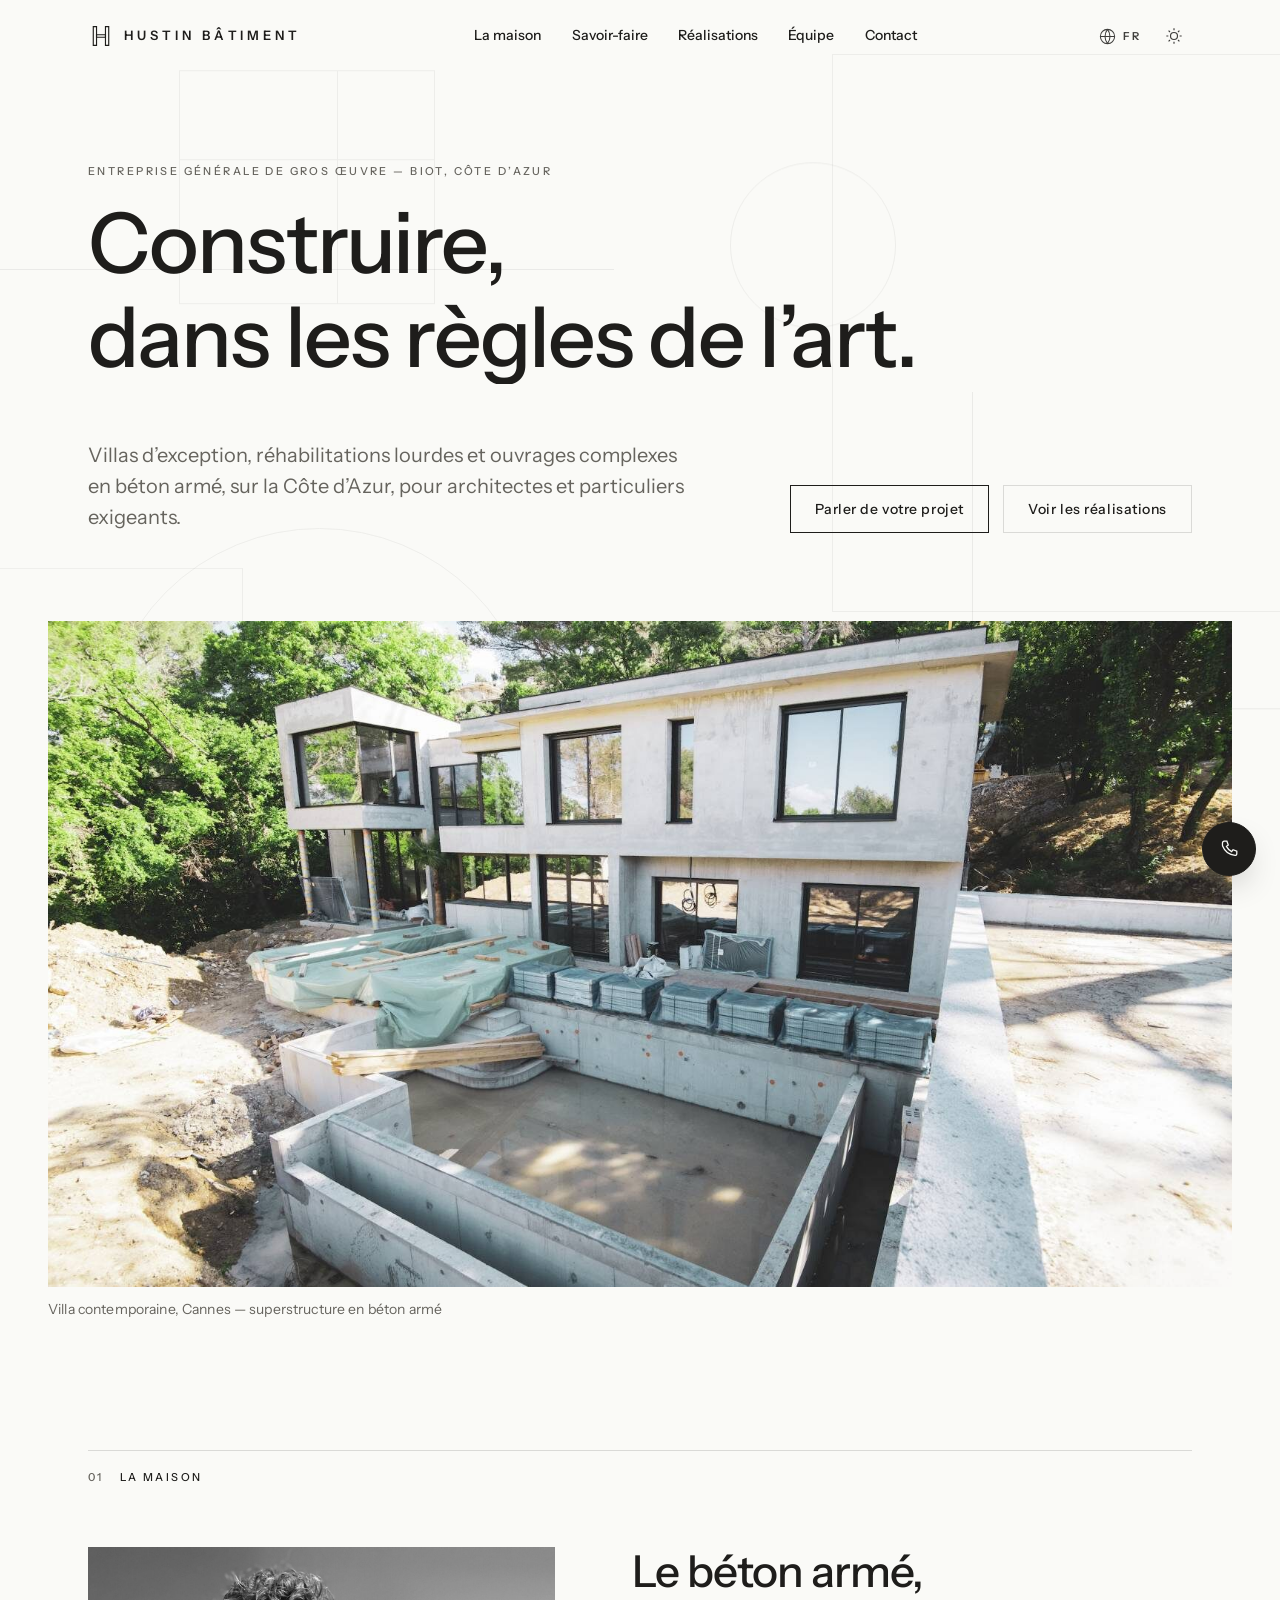
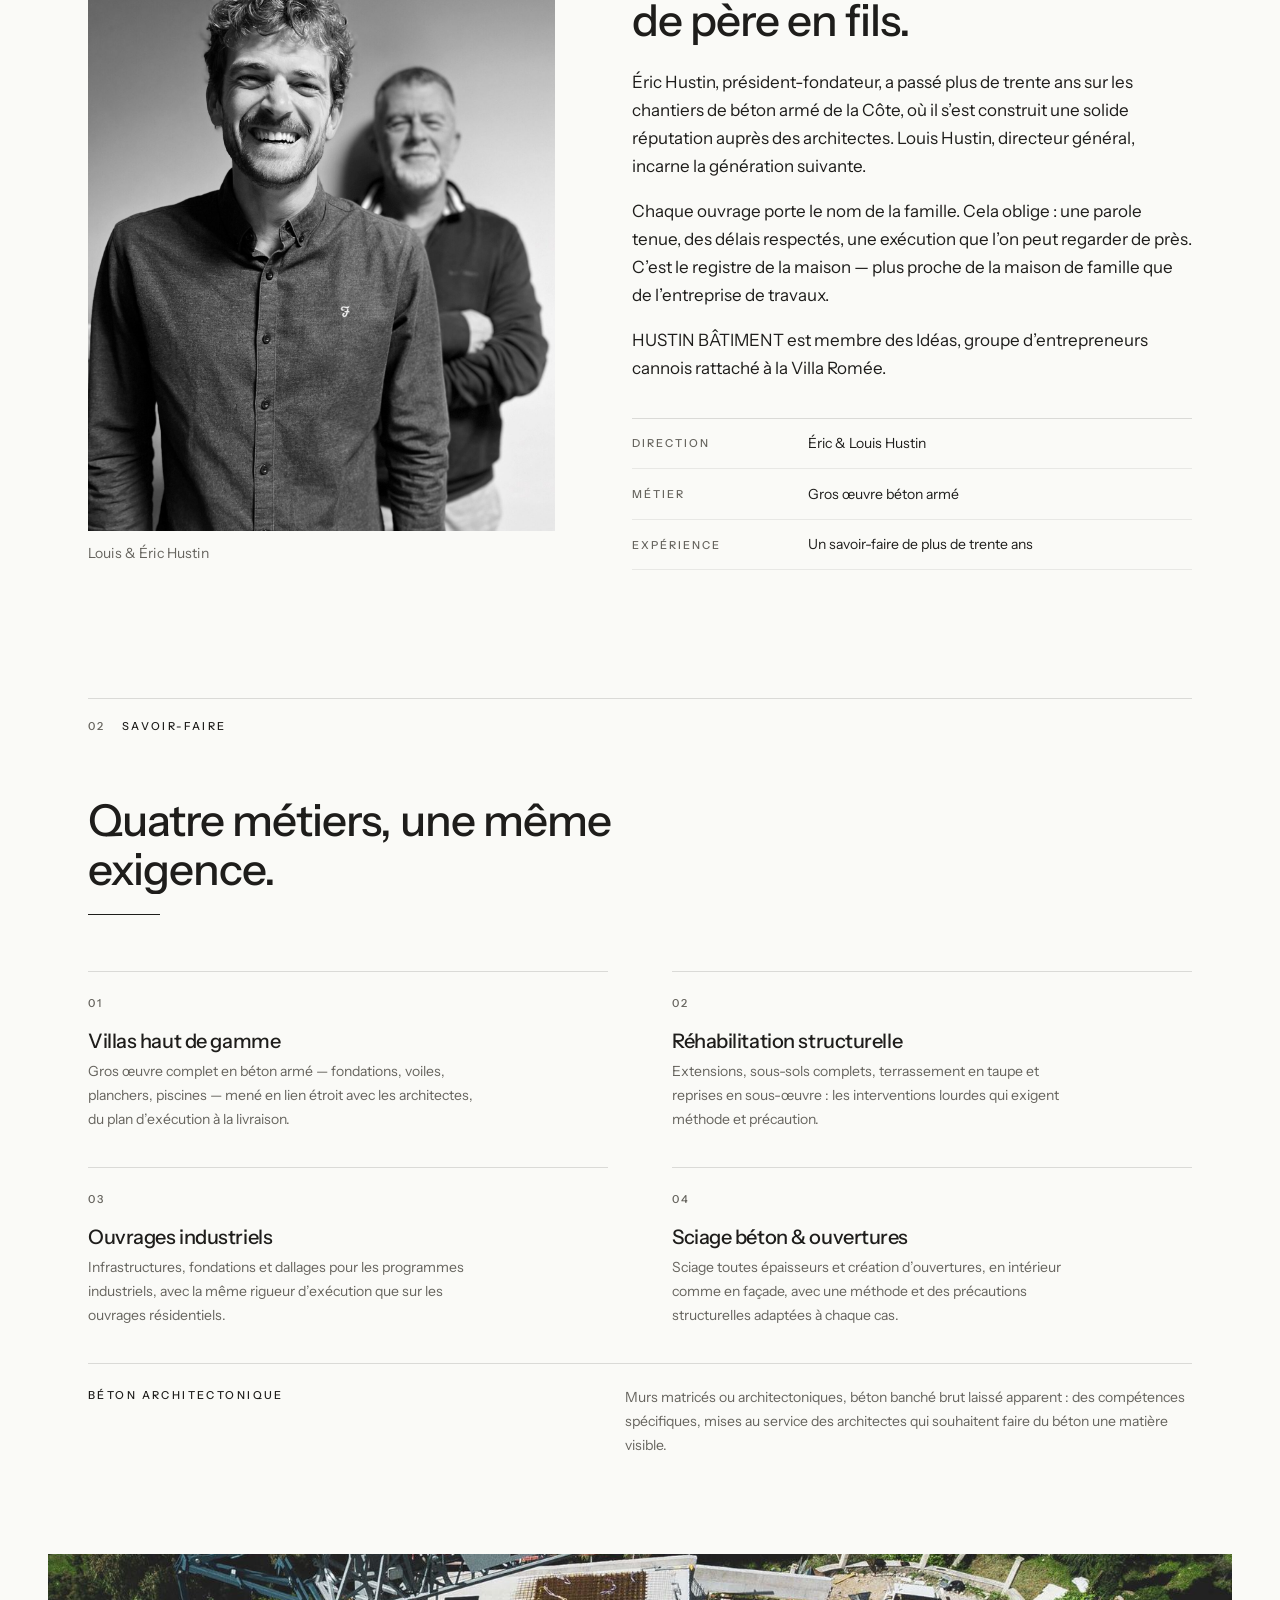
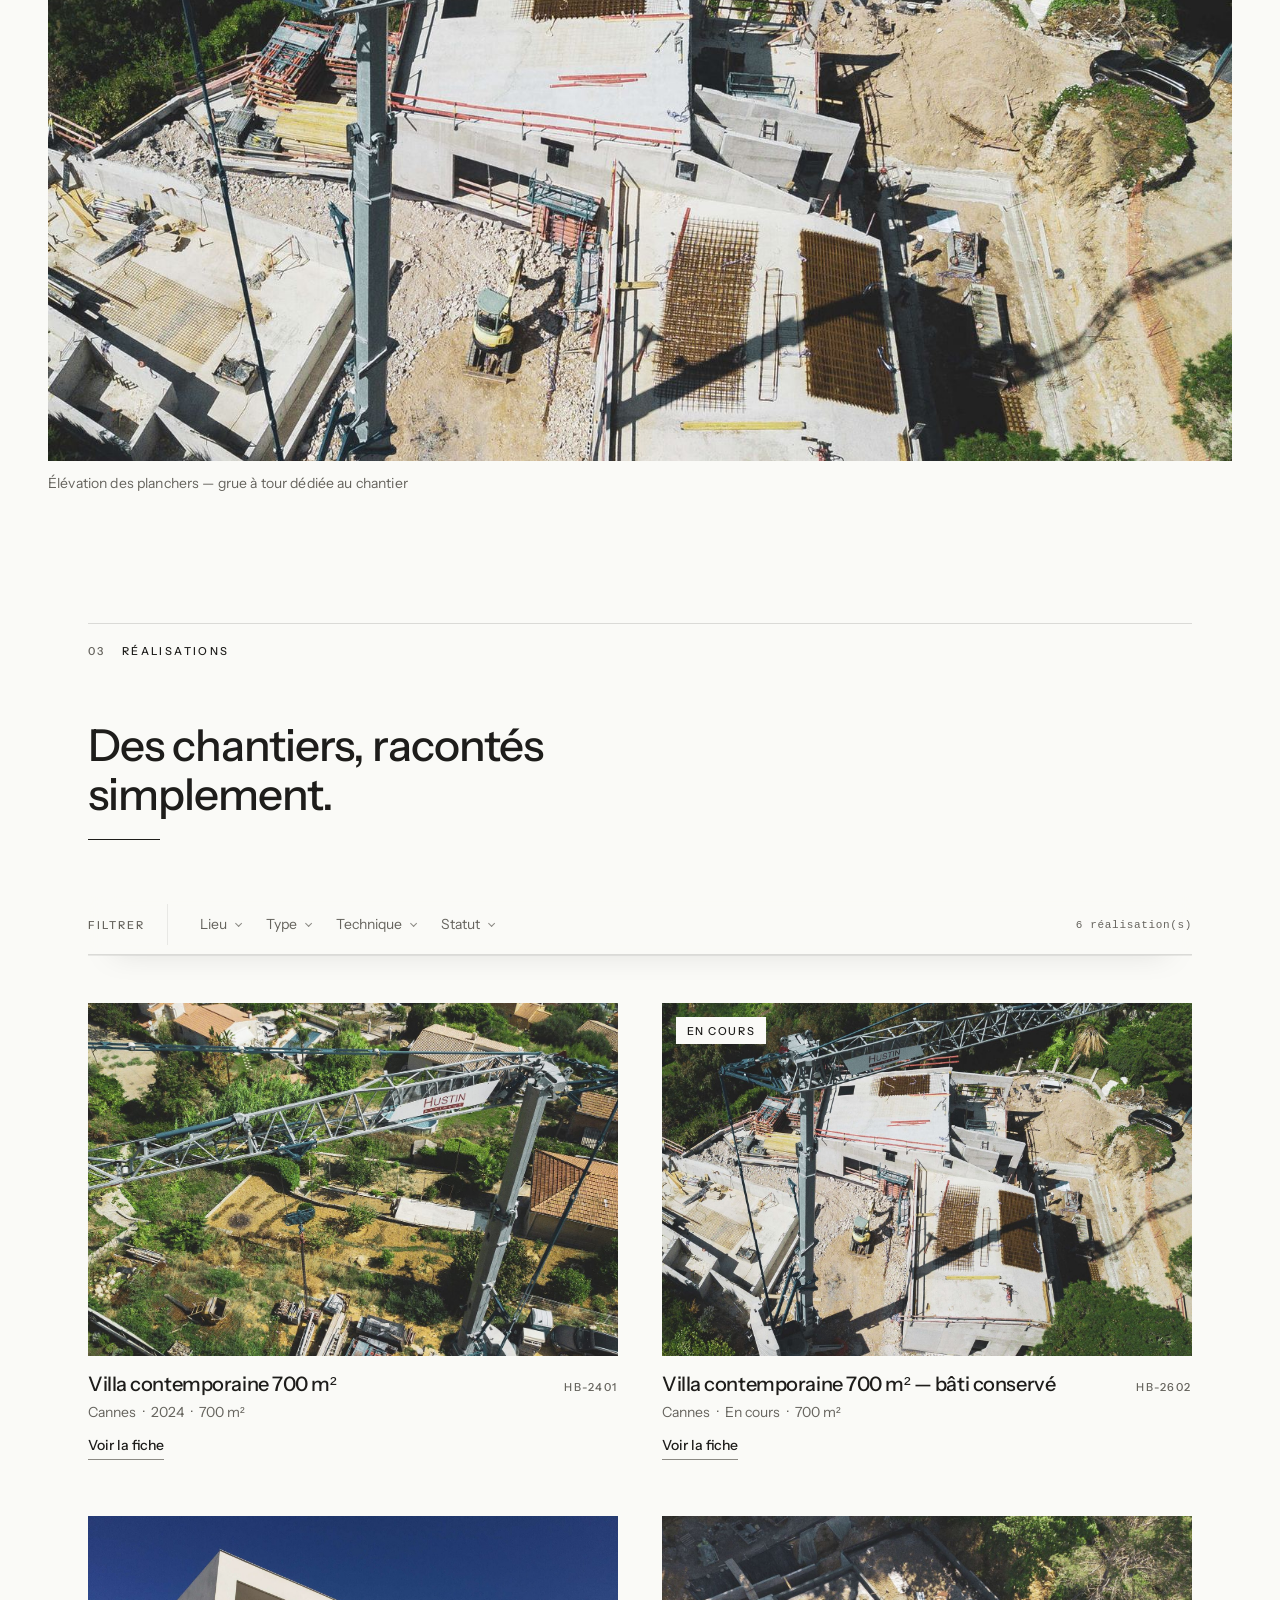
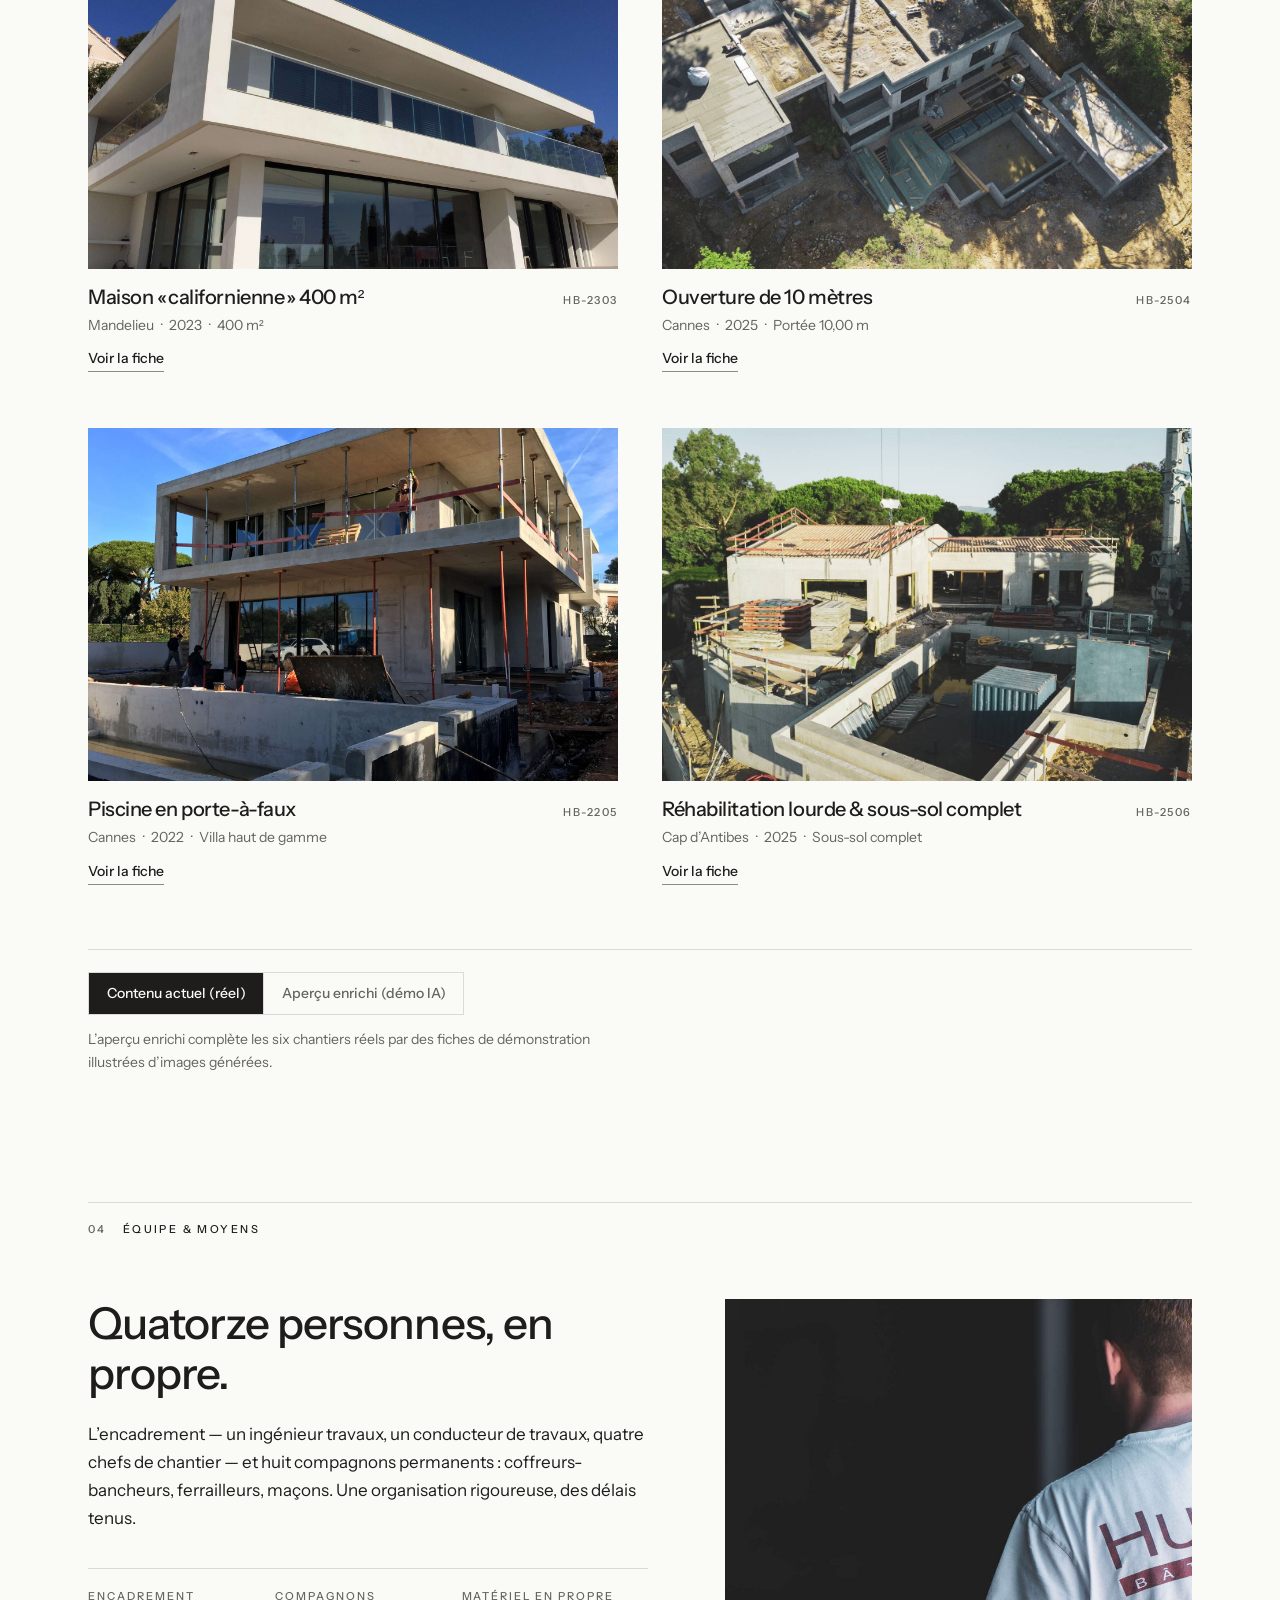
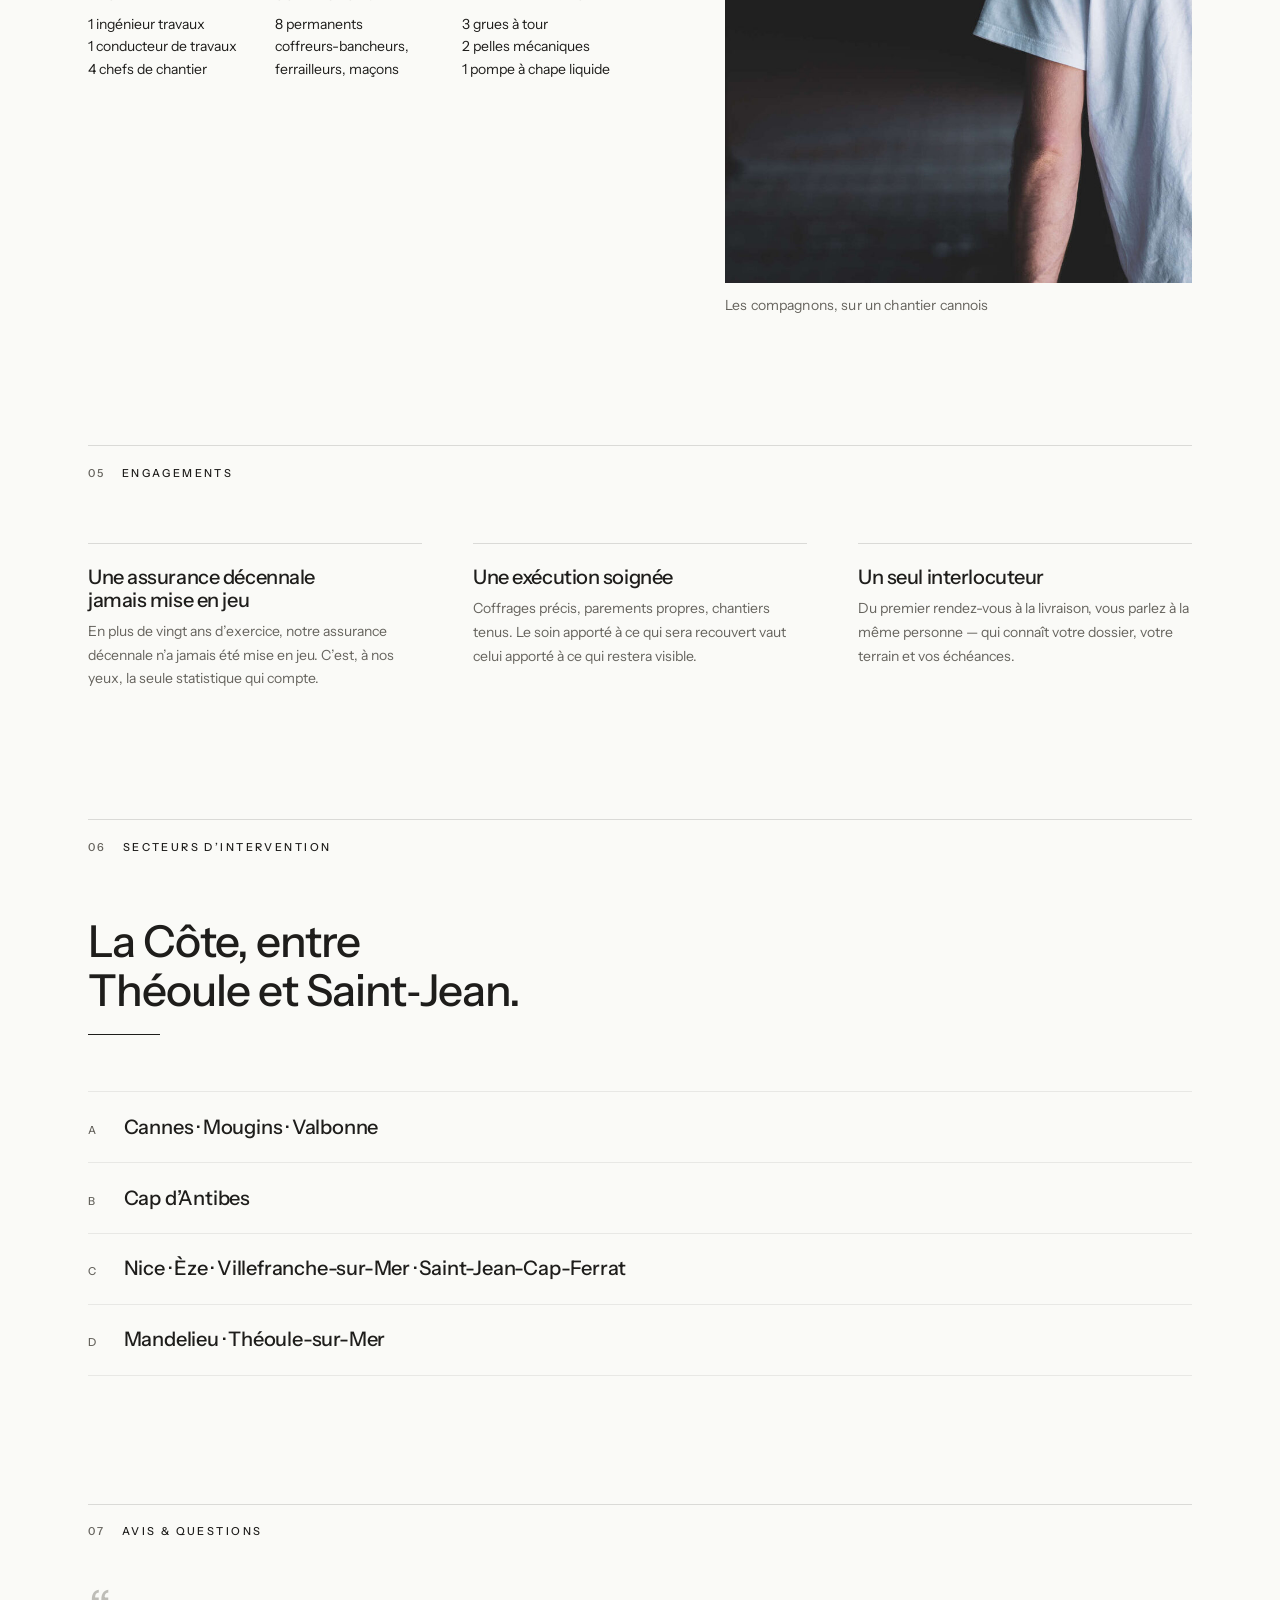
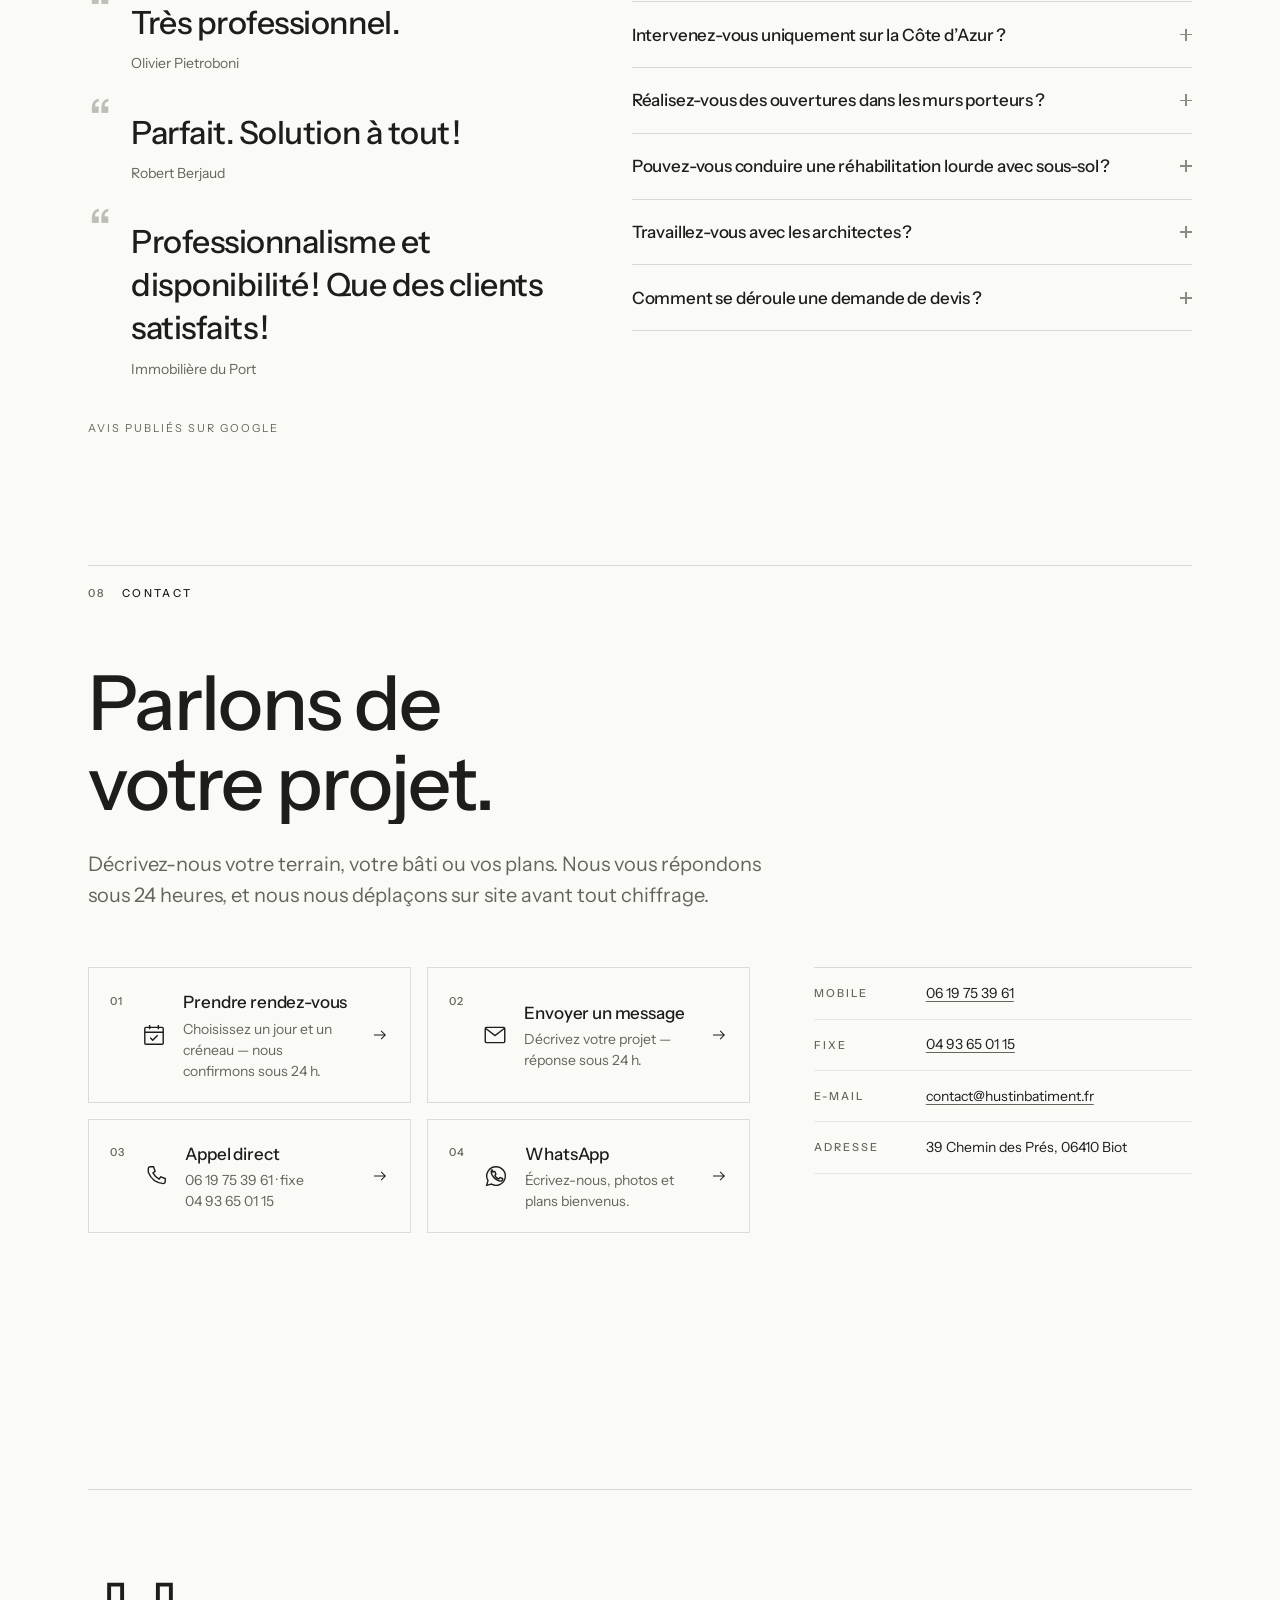
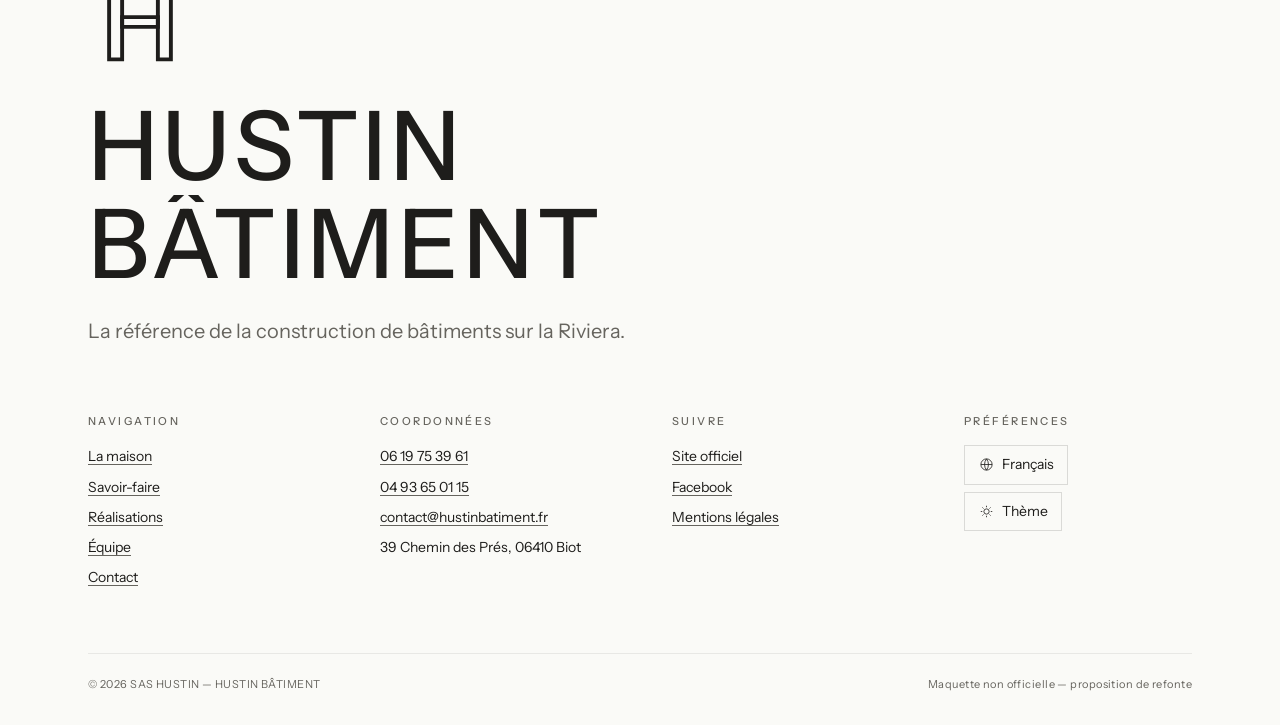
<file: index.html>
<!DOCTYPE html>
<html lang="fr" dir="ltr">
<head>
  <meta charset="UTF-8">
  <meta name="viewport" content="width=device-width, initial-scale=1.0">
  <title>HUSTIN BÂTIMENT — Gros œuvre béton armé, Côte d’Azur</title>
  <meta name="description" content="HUSTIN BÂTIMENT, entreprise générale de gros œuvre à Biot. Villas d’exception, réhabilitations lourdes et ouvrages complexes en béton armé, sur la Côte d’Azur, pour architectes et particuliers exigeants.">
  <meta property="og:title" content="HUSTIN BÂTIMENT — Le béton armé, de père en fils">
  <meta property="og:description" content="Villas d’exception, réhabilitations lourdes et ouvrages complexes en béton armé, sur la Côte d’Azur.">
  <meta property="og:type" content="website">
  <meta property="og:locale" content="fr_FR">
  <meta property="og:image" content="img/chantier-hero.jpg">
  <link rel="icon" href="favicon.svg" type="image/svg+xml">
  <link rel="apple-touch-icon" href="apple-touch-icon.png">
  <script>
    (function () {
      try {
        var t = (function(){try{var m=document.cookie.match(/(?:^|; )hb-theme=([^;]*)/);return m?m[1]:null}catch(e){return null}})();
        if (t === 'light' || t === 'dark') document.documentElement.setAttribute('data-theme', t);
      } catch (e) { /* fallback silencieux */ }
    })();
  </script>
  <link rel="preconnect" href="https://fonts.googleapis.com">
  <link rel="preconnect" href="https://fonts.gstatic.com" crossorigin>
  <link href="https://fonts.googleapis.com/css2?family=Instrument+Sans:wght@400;500;600&display=swap" rel="stylesheet">
  <link rel="stylesheet" href="css/style.css?v=20260830">
</head>
<body>

  <!-- Formes architecturales d'arrière-plan (plein cadre, dérive lente + parallax) -->
  <div class="geo-field" aria-hidden="true">
    <span class="gf gf-rect gf1" data-depth="0.05"></span>
    <span class="gf gf-rect gf2" data-depth="0.09"></span>
    <span class="gf gf-circle gf3" data-depth="0.07"></span>
    <span class="gf gf-line gf4" data-depth="0.04"></span>
    <span class="gf gf-line gf5" data-depth="0.06"></span>
    <span class="gf gf-plan gf6" data-depth="0.08"></span>
    <span class="gf gf-vline gf7" data-depth="0.05"></span>
    <span class="gf gf-circle gf8" data-depth="0.11"></span>
  </div>

  <a class="skip" href="#maison" data-i18n="a11y.skip">Aller au contenu</a>

  <!-- ============ HEADER ============ -->
  <header class="header" id="header">
    <div class="header-in">
      <button type="button" class="brand" id="brandBtn" aria-haspopup="dialog" aria-label="Parlons de votre projet" data-i18n-aria="a11y.contactFab">
        <svg class="brand-mark" viewBox="0 0 32 32" fill="none" aria-hidden="true">
          <rect pathLength="1" x="6.5" y="4.5" width="4" height="23" stroke="currentColor" stroke-width="1.4"/>
          <rect pathLength="1" x="21.5" y="4.5" width="4" height="23" stroke="currentColor" stroke-width="1.4"/>
          <rect pathLength="1" class="mk-bar" x="10.5" y="14.5" width="11" height="3" stroke="currentColor" stroke-width="1.4"/>
        </svg>
        <span class="brand-name"><span class="bn-in">Hustin&nbsp;Bâtiment</span></span>
      </button>

      <nav class="nav" aria-label="Navigation principale" data-i18n-aria="a11y.navMain">
        <a href="#maison" data-i18n="nav.maison">La maison</a>
        <a href="#savoir-faire" data-i18n="nav.savoir">Savoir-faire</a>
        <a href="#realisations" data-i18n="nav.realisations">Réalisations</a>
        <a href="#equipe" data-i18n="nav.equipe">Équipe</a>
        <a href="#contact" data-i18n="nav.contact">Contact</a>
      </nav>

      <div class="header-tools">
        <button type="button" class="tool-btn globe-btn" id="langOpenBtn" aria-haspopup="dialog" aria-label="Choisir la langue du site" data-i18n-aria="a11y.langOpen">
          <svg viewBox="0 0 24 24" fill="none" stroke="currentColor" stroke-width="1.3" aria-hidden="true">
            <circle cx="12" cy="12" r="9"/>
            <path d="M3 12h18M12 3a14.5 14.5 0 0 1 0 18M12 3a14.5 14.5 0 0 0 0 18"/>
          </svg>
          <span class="globe-code" id="langCode">FR</span>
        </button>

        <button type="button" class="tool-btn theme-toggle" id="themeToggle" aria-label="Passer en thème sombre">
          <svg class="ic-sun" viewBox="0 0 24 24" fill="none" stroke="currentColor" stroke-width="1.4" aria-hidden="true">
            <circle cx="12" cy="12" r="4.2"/>
            <path d="M12 2.8v2.4M12 18.8v2.4M2.8 12h2.4M18.8 12h2.4M5.5 5.5l1.7 1.7M16.8 16.8l1.7 1.7M18.5 5.5l-1.7 1.7M7.2 16.8l-1.7 1.7"/>
          </svg>
          <svg class="ic-moon" viewBox="0 0 24 24" fill="none" stroke="currentColor" stroke-width="1.4" aria-hidden="true">
            <path d="M20 14.5A8.2 8.2 0 0 1 9.5 4 8.2 8.2 0 1 0 20 14.5Z"/>
          </svg>
        </button>

        <button type="button" class="burger" id="burger" aria-expanded="false" aria-controls="mobileMenu" aria-label="Ouvrir le menu">
          <span></span><span></span>
        </button>
      </div>
    </div>
  </header>

  <!-- Menu mobile -->
  <nav class="mobile-menu" id="mobileMenu" aria-hidden="true" aria-label="Menu mobile" data-i18n-aria="a11y.mobileMenu">
    <a class="mnav" href="#maison" data-i18n="nav.maison">La maison</a>
    <a class="mnav" href="#savoir-faire" data-i18n="nav.savoir">Savoir-faire</a>
    <a class="mnav" href="#realisations" data-i18n="nav.realisations">Réalisations</a>
    <a class="mnav" href="#equipe" data-i18n="nav.equipeLong">Équipe &amp; moyens</a>
    <a class="mnav" href="#secteurs" data-i18n="nav.secteurs">Secteurs</a>
    <a class="mnav" href="#contact" data-i18n="nav.contact">Contact</a>
  </nav>

  <main id="haut">

    <!-- ============ 01 · HERO ============ -->
    <section class="hero" id="hero">
      <div class="wrap">
        <p class="label reveal" data-i18n="hero.label">Entreprise générale de gros œuvre — Biot, Côte d’Azur</p>
        <h1 class="reveal d1 lines" data-i18n="hero.titre">Construire,<br>dans les règles de l’art.</h1>
        <div class="hero-foot reveal d2">
          <p class="hero-sub" data-i18n="hero.sub">Villas d’exception, réhabilitations lourdes et ouvrages complexes en béton armé, sur la Côte d’Azur, pour architectes et particuliers exigeants.</p>
          <div class="hero-cta">
            <a class="btn-line" href="#contact" data-i18n="hero.cta1">Parler de votre projet</a>
            <a class="btn-line ghost" href="#realisations" data-i18n="hero.cta2">Voir les réalisations</a>
          </div>
        </div>
      </div>
      <figure class="hero-media reveal-img">
        <div class="media">
          <img src="img/chantier-hero.jpg" alt="Chantier HUSTIN BÂTIMENT — voiles et poteaux en béton armé d’une villa contemporaine" data-i18n-alt="hero.alt" fetchpriority="high" decoding="async">
        </div>
        <figcaption class="cap" data-i18n="hero.cap">Villa contemporaine, Cannes — superstructure en béton armé</figcaption>
      </figure>
    </section>

    <!-- ============ 02 · LA MAISON ============ -->
    <section class="section" id="maison">
      <div class="wrap">
        <header class="sec-head reveal">
          <span class="sec-no">01</span>
          <p class="label" data-i18n="maison.label">La maison</p>
        </header>
        <div class="split">
          <figure class="split-media reveal-img">
            <div class="media tall">
              <img src="img/apropos.jpg" alt="Louis et Éric Hustin sur un chantier" data-i18n-alt="maison.alt" loading="lazy" decoding="async">
            </div>
            <figcaption class="cap" data-i18n="maison.cap">Louis &amp; Éric Hustin</figcaption>
          </figure>
          <div class="split-text">
            <h2 class="reveal lines" data-i18n="maison.titre">Le béton armé,<br>de père en fils.</h2>
            <p class="reveal d1" data-i18n="maison.p1">Éric Hustin, président-fondateur, a passé plus de trente ans sur les chantiers de béton armé de la Côte, où il s’est construit une solide réputation auprès des architectes. Louis Hustin, directeur général, incarne la génération suivante.</p>
            <p class="reveal d1" data-i18n="maison.p2">Chaque ouvrage porte le nom de la famille. Cela oblige : une parole tenue, des délais respectés, une exécution que l’on peut regarder de près. C’est le registre de la maison — plus proche de la maison de famille que de l’entreprise de travaux.</p>
            <p class="reveal d2" data-i18n="maison.p3">HUSTIN BÂTIMENT est membre des Idéas, groupe d’entrepreneurs cannois rattaché à la Villa Romée.</p>
            <dl class="facts reveal d2">
              <div><dt data-i18n="maison.f1k">Direction</dt><dd data-i18n="maison.f1v">Éric &amp; Louis Hustin</dd></div>
              <div><dt data-i18n="maison.f2k">Métier</dt><dd data-i18n="maison.f2v">Gros œuvre béton armé</dd></div>
              <div><dt data-i18n="maison.f3k">Expérience</dt><dd data-i18n="maison.f3v">Un savoir-faire de plus de trente ans</dd></div>
            </dl>
          </div>
        </div>
      </div>
    </section>

    <!-- ============ 03 · SAVOIR-FAIRE ============ -->
    <section class="section" id="savoir-faire">
      <div class="wrap">
        <header class="sec-head reveal">
          <span class="sec-no">02</span>
          <p class="label" data-i18n="savoir.label">Savoir-faire</p>
        </header>
        <h2 class="sec-title reveal lines" data-i18n="savoir.titre">Quatre métiers, une même exigence.</h2>
        <ol class="metiers">
          <li class="metier reveal">
            <span class="m-no">01</span>
            <h3 data-i18n="savoir.m1t">Villas haut de gamme</h3>
            <p data-i18n="savoir.m1d">Gros œuvre complet en béton armé — fondations, voiles, planchers, piscines — mené en lien étroit avec les architectes, du plan d’exécution à la livraison.</p>
          </li>
          <li class="metier reveal d1">
            <span class="m-no">02</span>
            <h3 data-i18n="savoir.m2t">Réhabilitation structurelle</h3>
            <p data-i18n="savoir.m2d">Extensions, sous-sols complets, terrassement en taupe et reprises en sous-œuvre : les interventions lourdes qui exigent méthode et précaution.</p>
          </li>
          <li class="metier reveal">
            <span class="m-no">03</span>
            <h3 data-i18n="savoir.m3t">Ouvrages industriels</h3>
            <p data-i18n="savoir.m3d">Infrastructures, fondations et dallages pour les programmes industriels, avec la même rigueur d’exécution que sur les ouvrages résidentiels.</p>
          </li>
          <li class="metier reveal d1">
            <span class="m-no">04</span>
            <h3 data-i18n="savoir.m4t">Sciage béton &amp; ouvertures</h3>
            <p data-i18n="savoir.m4d">Sciage toutes épaisseurs et création d’ouvertures, en intérieur comme en façade, avec une méthode et des précautions structurelles adaptées à chaque cas.</p>
          </li>
        </ol>
        <aside class="archi-note reveal">
          <p class="label" data-i18n="savoir.archiLabel">Béton architectonique</p>
          <p data-i18n="savoir.archiText">Murs matricés ou architectoniques, béton banché brut laissé apparent : des compétences spécifiques, mises au service des architectes qui souhaitent faire du béton une matière visible.</p>
        </aside>
      </div>
      <figure class="band reveal-img">
        <div class="media">
          <img src="img/chantier-659.jpg" alt="Vue aérienne d’un chantier HUSTIN BÂTIMENT — élévation des planchers à la grue à tour" data-i18n-alt="savoir.bandAlt" loading="lazy" decoding="async">
        </div>
        <figcaption class="cap wrap-cap" data-i18n="savoir.bandCap">Élévation des planchers — grue à tour dédiée au chantier</figcaption>
      </figure>
    </section>

    <!-- ============ 04 · RÉALISATIONS ============ -->
    <section class="section" id="realisations">
      <div class="wrap">
        <header class="sec-head reveal">
          <span class="sec-no">03</span>
          <p class="label" data-i18n="real.label">Réalisations</p>
        </header>
        <h2 class="sec-title reveal lines" data-i18n="real.titre">Des chantiers, racontés simplement.</h2>

        <div class="pf-sentinel" id="pfSentinel" aria-hidden="true"></div>
        <div class="pf-bar reveal" id="pfBar">
          <div class="pf-bar-row">
            <span class="pf-bar-label" data-i18n="filter.label">Filtrer</span>
            <div class="pf-groups" id="pfGroups">
              <div class="pf-group">
                <button type="button" class="pf-group-btn" data-facet="lieu" aria-expanded="false" aria-haspopup="true"><span data-i18n="filter.lieu">Lieu</span><span class="pf-n" hidden></span></button>
                <div class="pf-pop" data-pop="lieu"></div>
              </div>
              <div class="pf-group">
                <button type="button" class="pf-group-btn" data-facet="type" aria-expanded="false" aria-haspopup="true"><span data-i18n="filter.type">Type</span><span class="pf-n" hidden></span></button>
                <div class="pf-pop" data-pop="type"></div>
              </div>
              <div class="pf-group">
                <button type="button" class="pf-group-btn" data-facet="tech" aria-expanded="false" aria-haspopup="true"><span data-i18n="filter.tech">Technique</span><span class="pf-n" hidden></span></button>
                <div class="pf-pop" data-pop="tech"></div>
              </div>
              <div class="pf-group">
                <button type="button" class="pf-group-btn" data-facet="statut" aria-expanded="false" aria-haspopup="true"><span data-i18n="filter.statut">Statut</span><span class="pf-n" hidden></span></button>
                <div class="pf-pop" data-pop="statut"></div>
              </div>
            </div>
            <span class="pf-count" id="pfCount" aria-live="polite"></span>
            <button type="button" class="pf-reset" id="pfReset" hidden data-i18n="filter.reset">Réinitialiser</button>
          </div>
        </div>
        <div class="pf-scrim" id="pfScrim" aria-hidden="true"></div>

        <div class="projets" id="projetsGrid"></div>
        <p class="pf-empty" id="pfEmpty" hidden data-i18n="filter.none">Aucune réalisation ne correspond à ces critères.</p>

        <div class="pf-switch reveal" id="pfSwitch">
          <div class="pf-switch-btns" role="group" aria-label="Portfolio">
            <button type="button" class="pf-mode on" id="modeReal" aria-pressed="true" data-i18n="portfolio.mode.real">Contenu actuel (réel)</button>
            <button type="button" class="pf-mode" id="modeDemo" aria-pressed="false" data-i18n="portfolio.mode.demo">Aperçu enrichi (démo IA)</button>
          </div>
          <p class="pf-note" data-i18n="portfolio.mode.note">L’aperçu enrichi complète les six chantiers réels par des fiches de démonstration illustrées d’images générées.</p>
        </div>
      </div>
    </section>

    <!-- ============ 05 · ÉQUIPE & MOYENS ============ -->
    <section class="section" id="equipe">
      <div class="wrap">
        <header class="sec-head reveal">
          <span class="sec-no">04</span>
          <p class="label" data-i18n="equipe.label">Équipe &amp; moyens</p>
        </header>
        <div class="split rev">
          <div class="split-text">
            <h2 class="reveal lines" data-i18n="equipe.titre">Quatorze personnes, en propre.</h2>
            <p class="reveal d1" data-i18n="equipe.p1">L’encadrement — un ingénieur travaux, un conducteur de travaux, quatre chefs de chantier — et huit compagnons permanents : coffreurs-bancheurs, ferrailleurs, maçons. Une organisation rigoureuse, des délais tenus.</p>
            <dl class="facts cols reveal d2">
              <div><dt data-i18n="equipe.f1k">Encadrement</dt><dd data-i18n="equipe.f1v">1 ingénieur travaux<br>1 conducteur de travaux<br>4 chefs de chantier</dd></div>
              <div><dt data-i18n="equipe.f2k">Compagnons</dt><dd data-i18n="equipe.f2v">8 permanents<br>coffreurs-bancheurs,<br>ferrailleurs, maçons</dd></div>
              <div><dt data-i18n="equipe.f3k">Matériel en propre</dt><dd data-i18n="equipe.f3v">3 grues à tour<br>2 pelles mécaniques<br>1 pompe à chape liquide</dd></div>
            </dl>
          </div>
          <figure class="split-media reveal-img">
            <div class="media tall">
              <img src="img/villa-58.jpg" alt="Compagnons HUSTIN BÂTIMENT au travail sur un chantier" data-i18n-alt="equipe.alt" loading="lazy" decoding="async">
            </div>
            <figcaption class="cap" data-i18n="equipe.cap">Les compagnons, sur un chantier cannois</figcaption>
          </figure>
        </div>
      </div>
    </section>

    <!-- ============ 06 · ENGAGEMENTS ============ -->
    <section class="section" id="engagements">
      <div class="wrap">
        <header class="sec-head reveal">
          <span class="sec-no">05</span>
          <p class="label" data-i18n="eng.label">Engagements</p>
        </header>
        <ul class="engagements">
          <li class="reveal">
            <h3 data-i18n="eng.1t">Une assurance décennale jamais mise en jeu</h3>
            <p data-i18n="eng.1d">En plus de vingt ans d’exercice, notre assurance décennale n’a jamais été mise en jeu. C’est, à nos yeux, la seule statistique qui compte.</p>
          </li>
          <li class="reveal d1">
            <h3 data-i18n="eng.2t">Une exécution soignée</h3>
            <p data-i18n="eng.2d">Coffrages précis, parements propres, chantiers tenus. Le soin apporté à ce qui sera recouvert vaut celui apporté à ce qui restera visible.</p>
          </li>
          <li class="reveal d2">
            <h3 data-i18n="eng.3t">Un seul interlocuteur</h3>
            <p data-i18n="eng.3d">Du premier rendez-vous à la livraison, vous parlez à la même personne — qui connaît votre dossier, votre terrain et vos échéances.</p>
          </li>
        </ul>
      </div>
    </section>

    <!-- ============ 07 · SECTEURS ============ -->
    <section class="section" id="secteurs">
      <div class="wrap">
        <header class="sec-head reveal">
          <span class="sec-no">06</span>
          <p class="label" data-i18n="secteurs.label">Secteurs d’intervention</p>
        </header>
        <h2 class="sec-title reveal lines" data-i18n="secteurs.titre">La Côte, entre<br>Théoule et Saint‑Jean.</h2>
        <ul class="secteurs">
          <li class="reveal"><span class="s-no">A</span><span data-i18n="secteurs.a">Cannes · Mougins · Valbonne</span></li>
          <li class="reveal d1"><span class="s-no">B</span><span data-i18n="secteurs.b">Cap d’Antibes</span></li>
          <li class="reveal d2"><span class="s-no">C</span><span data-i18n="secteurs.c">Nice · Èze · Villefranche-sur-Mer · Saint-Jean-Cap-Ferrat</span></li>
          <li class="reveal d3"><span class="s-no">D</span><span data-i18n="secteurs.d">Mandelieu · Théoule-sur-Mer</span></li>
        </ul>
      </div>
    </section>

    <!-- ============ 08 · AVIS & QUESTIONS ============ -->
    <section class="section" id="avis">
      <div class="wrap">
        <header class="sec-head reveal">
          <span class="sec-no">07</span>
          <p class="label" data-i18n="avis.label">Avis &amp; questions</p>
        </header>
        <div class="avis-faq">
          <div class="avis-col">
            <blockquote class="avis reveal">
              <p data-i18n="avis.1">Très professionnel.</p>
              <footer data-i18n="avis.1n">Olivier Pietroboni</footer>
            </blockquote>
            <blockquote class="avis reveal d1">
              <p data-i18n="avis.2">Parfait. Solution à tout !</p>
              <footer data-i18n="avis.2n">Robert Berjaud</footer>
            </blockquote>
            <blockquote class="avis reveal d2">
              <p data-i18n="avis.3">Professionnalisme et disponibilité ! Que des clients satisfaits !</p>
              <footer data-i18n="avis.3n">Immobilière du Port</footer>
            </blockquote>
            <p class="avis-src reveal d2" data-i18n="avis.src">Avis publiés sur Google</p>
          </div>
          <div class="faq reveal d1">
            <details>
              <summary><span data-i18n="faq.q1">Intervenez-vous uniquement sur la Côte d’Azur ?</span><span class="fq-x" aria-hidden="true"></span></summary>
              <p data-i18n="faq.a1">Nous intervenons principalement dans les Alpes-Maritimes, sur quatre secteurs : Cannes, Mougins et Valbonne · le Cap d’Antibes · Nice, Èze, Villefranche-sur-Mer et Saint-Jean-Cap-Ferrat · Mandelieu et Théoule-sur-Mer.</p>
            </details>
            <details>
              <summary><span data-i18n="faq.q2">Réalisez-vous des ouvertures dans les murs porteurs ?</span><span class="fq-x" aria-hidden="true"></span></summary>
              <p data-i18n="faq.a2">Oui. Sciage béton toutes épaisseurs et création d’ouvertures, en intérieur comme en façade. Chaque intervention fait l’objet d’une méthode et de précautions structurelles adaptées — étaiement, reprise, renforts.</p>
            </details>
            <details>
              <summary><span data-i18n="faq.q3">Pouvez-vous conduire une réhabilitation lourde avec sous-sol ?</span><span class="fq-x" aria-hidden="true"></span></summary>
              <p data-i18n="faq.a3">Oui. Extension, création d’un sous-sol complet, terrassement en taupe, reprises en sous-œuvre des fondations. Le mode opératoire est défini selon les contraintes du site et de l’existant.</p>
            </details>
            <details>
              <summary><span data-i18n="faq.q4">Travaillez-vous avec les architectes ?</span><span class="fq-x" aria-hidden="true"></span></summary>
              <p data-i18n="faq.a4">Oui, l’essentiel de nos chantiers se mène en lien étroit avec les architectes de la Côte : étude des plans d’exécution, béton architectonique sur mesure, parements soignés.</p>
            </details>
            <details>
              <summary><span data-i18n="faq.q5">Comment se déroule une demande de devis ?</span><span class="fq-x" aria-hidden="true"></span></summary>
              <p data-i18n="faq.a5">Un appel ou un message, une visite sur site, puis un chiffrage détaillé, poste par poste. Vous recevez un premier retour sous 24 h.</p>
            </details>
          </div>
        </div>
      </div>
    </section>

    <!-- ============ 09 · CONTACT ============ -->
    <section class="section" id="contact">
      <div class="wrap">
        <header class="sec-head reveal">
          <span class="sec-no">08</span>
          <p class="label" data-i18n="contact.label">Contact</p>
        </header>
        <h2 class="contact-big reveal lines" data-i18n="contact.titre">Parlons de<br>votre projet.</h2>
        <p class="contact-lede reveal d1" data-i18n="contact.lede">Décrivez-nous votre terrain, votre bâti ou vos plans. Nous vous répondons sous 24 heures, et nous nous déplaçons sur site avant tout chiffrage.</p>

        <div class="contact-new">
          <div class="act-grid">
            <button type="button" class="act-card reveal" data-open-modal="rdvModal">
              <span class="ac-no">01</span>
              <span class="ac-ic" aria-hidden="true">
                <svg viewBox="0 0 24 24" fill="none" stroke="currentColor" stroke-width="1.3">
                  <rect x="3.5" y="5" width="17" height="15.5" rx="1"/>
                  <path d="M3.5 9.5h17M8 2.8v4M16 2.8v4"/>
                  <path class="ic-fill" d="M8.6 14.6l2.2 2.2 4.6-4.6" stroke-width="1.4"/>
                </svg>
              </span>
              <span class="ac-body">
                <span class="ac-t" data-i18n="act.rdv.t">Prendre rendez-vous</span>
                <span class="ac-d" data-i18n="act.rdv.d">Choisissez un jour et un créneau — nous confirmons sous 24 h.</span>
              </span>
              <span class="ac-arrow" aria-hidden="true">
                <svg viewBox="0 0 24 24" fill="none" stroke="currentColor" stroke-width="1.4"><path d="M4 12h15M13.5 6.5 19 12l-5.5 5.5"/></svg>
              </span>
            </button>

            <button type="button" class="act-card reveal d1" data-open-modal="msgModal">
              <span class="ac-no">02</span>
              <span class="ac-ic" aria-hidden="true">
                <svg viewBox="0 0 24 24" fill="none" stroke="currentColor" stroke-width="1.3">
                  <rect x="3" y="5" width="18" height="14" rx="1"/>
                  <path class="ic-fill" d="M3.5 6 12 12.6 20.5 6"/>
                </svg>
              </span>
              <span class="ac-body">
                <span class="ac-t" data-i18n="act.msg.t">Envoyer un message</span>
                <span class="ac-d" data-i18n="act.msg.d">Décrivez votre projet — réponse sous 24 h.</span>
              </span>
              <span class="ac-arrow" aria-hidden="true">
                <svg viewBox="0 0 24 24" fill="none" stroke="currentColor" stroke-width="1.4"><path d="M4 12h15M13.5 6.5 19 12l-5.5 5.5"/></svg>
              </span>
            </button>

            <a class="act-card reveal" href="tel:+33619753961">
              <span class="ac-no">03</span>
              <span class="ac-ic" aria-hidden="true">
                <svg viewBox="0 0 24 24" fill="none" stroke="currentColor" stroke-width="1.3">
                  <path class="ic-fill" d="M6.8 3.5h2.9l1.5 4.1-2 1.5a12.8 12.8 0 0 0 5.7 5.7l1.5-2 4.1 1.5v2.9a1.8 1.8 0 0 1-1.9 1.8A16.4 16.4 0 0 1 5 8.8a16 16 0 0 1-.1-3.4 1.8 1.8 0 0 1 1.9-1.9Z"/>
                </svg>
              </span>
              <span class="ac-body">
                <span class="ac-t" data-i18n="act.call.t">Appel direct</span>
                <span class="ac-d" data-i18n="act.call.d">06 19 75 39 61 · fixe 04 93 65 01 15</span>
              </span>
              <span class="ac-arrow" aria-hidden="true">
                <svg viewBox="0 0 24 24" fill="none" stroke="currentColor" stroke-width="1.4"><path d="M4 12h15M13.5 6.5 19 12l-5.5 5.5"/></svg>
              </span>
            </a>

            <a class="act-card reveal d1 wa-link" href="https://wa.me/33619753961" target="_blank" rel="noopener">
              <span class="ac-no">04</span>
              <span class="ac-ic" aria-hidden="true">
                <svg viewBox="0 0 24 24" fill="none" stroke="currentColor" stroke-width="1.3">
                  <path class="ic-fill" d="M12 3.4a8.6 8.6 0 0 0-7.4 12.9L3.4 20.6l4.4-1.1A8.6 8.6 0 1 0 12 3.4Z"/>
                  <path d="M9.2 8.4c.2-.5.5-.5.8-.5h.6c.2 0 .4 0 .6.5s.7 1.7.7 1.8-.1.4-.2.5l-.5.6c-.1.2-.3.3-.1.6a7 7 0 0 0 1.3 1.6 6.3 6.3 0 0 0 1.8 1.1c.2.1.4.1.5-.1l.8-.9c.2-.3.4-.2.6-.1l1.7.8c.2.1.4.2.4.3a2 2 0 0 1-.1 1.1 2.3 2.3 0 0 1-1.6 1c-.4 0-1 .3-3.3-.8a11.3 11.3 0 0 1-4.6-4.5 5.3 5.3 0 0 1-1-2.8 3 3 0 0 1 .6-2.2Z"/>
                </svg>
              </span>
              <span class="ac-body">
                <span class="ac-t" data-i18n="act.wa.t">WhatsApp</span>
                <span class="ac-d" data-i18n="act.wa.d">Écrivez-nous, photos et plans bienvenus.</span>
              </span>
              <span class="ac-arrow" aria-hidden="true">
                <svg viewBox="0 0 24 24" fill="none" stroke="currentColor" stroke-width="1.4"><path d="M4 12h15M13.5 6.5 19 12l-5.5 5.5"/></svg>
              </span>
            </a>
          </div>

          <address class="coord-panel reveal d2">
            <div><span class="k" data-i18n="contact.k.mobile">Mobile</span><a href="tel:+33619753961">06 19 75 39 61</a></div>
            <div><span class="k" data-i18n="contact.k.fixe">Fixe</span><a href="tel:+33493650115">04 93 65 01 15</a></div>
            <div><span class="k" data-i18n="contact.k.email">E-mail</span><a href="mailto:contact@hustinbatiment.fr">contact@hustinbatiment.fr</a></div>
            <div><span class="k" data-i18n="contact.k.adresse">Adresse</span><span data-i18n="contact.adresse">39 Chemin des Prés, 06410 Biot</span></div>
          </address>
        </div>
      </div>
    </section>
  </main>

  <!-- ============ FOOTER ============ -->
  <footer class="footer">
    <div class="wrap">
      <div class="footer-rule reveal-rule" aria-hidden="true"></div>
      <div class="footer-hero">
        <button type="button" class="footer-brand" id="footerBrandBtn" aria-haspopup="dialog" aria-label="Parlons de votre projet" data-i18n-aria="a11y.contactFab">
          <svg class="footer-mark" viewBox="0 0 32 32" fill="none" aria-hidden="true">
            <rect pathLength="1" x="6.5" y="4.5" width="4" height="23" stroke="currentColor" stroke-width="1.2"/>
            <rect pathLength="1" x="21.5" y="4.5" width="4" height="23" stroke="currentColor" stroke-width="1.2"/>
            <rect pathLength="1" x="10.5" y="14.5" width="11" height="3" stroke="currentColor" stroke-width="1.2"/>
          </svg>
        </button>
        <p class="footer-word reveal lines">Hustin<br>Bâtiment</p>
        <p class="footer-tag reveal d1" data-i18n="footer.tagline">La référence de la construction de bâtiments sur la Riviera.</p>
      </div>

      <div class="footer-grid">
        <div class="footer-col reveal">
          <p class="label" data-i18n="footer.navLabel">Navigation</p>
          <a href="#maison" data-i18n="nav.maison">La maison</a>
          <a href="#savoir-faire" data-i18n="nav.savoir">Savoir-faire</a>
          <a href="#realisations" data-i18n="nav.realisations">Réalisations</a>
          <a href="#equipe" data-i18n="nav.equipe">Équipe</a>
          <a href="#contact" data-i18n="nav.contact">Contact</a>
        </div>
        <div class="footer-col reveal d1">
          <p class="label" data-i18n="footer.coord">Coordonnées</p>
          <a href="tel:+33619753961">06 19 75 39 61</a>
          <a href="tel:+33493650115">04 93 65 01 15</a>
          <a href="mailto:contact@hustinbatiment.fr">contact@hustinbatiment.fr</a>
          <span data-i18n="contact.adresse">39 Chemin des Prés, 06410 Biot</span>
        </div>
        <div class="footer-col reveal d2">
          <p class="label" data-i18n="footer.suivre">Suivre</p>
          <a href="https://hustinbatiment.fr" target="_blank" rel="noopener" data-i18n="footer.official">Site officiel</a>
          <a href="https://facebook.com/HUSTINBatiment" target="_blank" rel="noopener" data-i18n="footer.fb">Facebook</a>
          <button type="button" class="footer-link" id="mentionsBtn" data-i18n="footer.mentions">Mentions légales</button>
        </div>
        <div class="footer-col footer-prefs reveal d3">
          <p class="label" data-i18n="footer.prefs">Préférences</p>
          <button type="button" class="pref-btn" id="footerLangBtn" aria-haspopup="dialog">
            <svg viewBox="0 0 24 24" fill="none" stroke="currentColor" stroke-width="1.3" aria-hidden="true">
              <circle cx="12" cy="12" r="9"/>
              <path d="M3 12h18M12 3a14.5 14.5 0 0 1 0 18M12 3a14.5 14.5 0 0 0 0 18"/>
            </svg>
            <span id="footerLangName">Français</span>
          </button>
          <button type="button" class="pref-btn" id="footerThemeBtn">
            <svg class="ic-sun" viewBox="0 0 24 24" fill="none" stroke="currentColor" stroke-width="1.3" aria-hidden="true">
              <circle cx="12" cy="12" r="4.2"/>
              <path d="M12 2.8v2.4M12 18.8v2.4M2.8 12h2.4M18.8 12h2.4M5.5 5.5l1.7 1.7M16.8 16.8l1.7 1.7M18.5 5.5l-1.7 1.7M7.2 16.8l-1.7 1.7"/>
            </svg>
            <svg class="ic-moon" viewBox="0 0 24 24" fill="none" stroke="currentColor" stroke-width="1.3" aria-hidden="true">
              <path d="M20 14.5A8.2 8.2 0 0 1 9.5 4 8.2 8.2 0 1 0 20 14.5Z"/>
            </svg>
            <span data-i18n="footer.themeBtn">Thème</span>
          </button>
        </div>
      </div>

      <div class="footer-bottom">
        <span id="footerCopy">© 2026 SAS HUSTIN — HUSTIN BÂTIMENT</span>
        <span class="footer-note" data-i18n="footer.note">Maquette non officielle — proposition de refonte</span>
      </div>
    </div>
  </footer>

  <!-- ============ BOUTON RETOUR EN HAUT (bas gauche, miroiré en RTL) ============ -->
  <button type="button" class="to-top" id="toTop" aria-label="Retour en haut de page" data-i18n-aria="a11y.toTop">
    <svg viewBox="0 0 24 24" fill="none" stroke="currentColor" stroke-width="1.4" aria-hidden="true">
      <path d="M12 19V5.5M5.5 11.5 12 5l6.5 6.5"/>
    </svg>
  </button>

  <!-- ============ BOUTON CONTACT FLOTTANT ============ -->
  <button type="button" class="fab" id="contactFab" aria-haspopup="dialog" aria-label="Parlons de votre projet" data-i18n-aria="a11y.contactFab">
    <svg viewBox="0 0 24 24" fill="none" stroke="currentColor" stroke-width="1.4" aria-hidden="true">
      <path d="M6.8 3.5h2.9l1.5 4.1-2 1.5a12.8 12.8 0 0 0 5.7 5.7l1.5-2 4.1 1.5v2.9a1.8 1.8 0 0 1-1.9 1.8A16.4 16.4 0 0 1 5 8.8a16 16 0 0 1-.1-3.4 1.8 1.8 0 0 1 1.9-1.9Z"/>
    </svg>
  </button>

  <!-- ============ MODALE RÉALISATION ============ -->
  <div class="modal" id="projModal" role="dialog" aria-modal="true" aria-labelledby="projModalTitle">
    <div class="modal-box">
      <button type="button" class="modal-close" data-close aria-label="Fermer la fiche" data-i18n-aria="a11y.closeSheet" data-i18n="a11y.close">Fermer</button>
      <div class="gal">
        <div class="gal-frame" id="galFrame"></div>
        <div class="gal-bar">
          <button type="button" class="gal-btn" id="galPrev" aria-label="Photo précédente" data-i18n-aria="a11y.galPrev">&larr;</button>
          <span class="gal-count" id="galCount">1 / 1</span>
          <button type="button" class="gal-btn" id="galNext" aria-label="Photo suivante" data-i18n-aria="a11y.galNext">&rarr;</button>
        </div>
        <p class="gal-caption cap" id="galCaption"></p>
      </div>
      <div class="proj-body">
        <p class="label" id="projRef"></p>
        <h3 id="projModalTitle"></h3>
        <p class="p-demo-tag modal-demo" id="projDemoBadge" hidden data-i18n="demo.badge">Démo — image générée</p>
        <p class="proj-desc" id="projDesc"></p>
        <dl class="cartouche" id="projCartouche"></dl>
        <a class="btn-line" href="#contact" data-close-scroll data-i18n="real.similar">Parler d’un projet semblable</a>
      </div>
    </div>
  </div>

  <!-- ============ MODALE MENTIONS LÉGALES ============ -->
  <div class="modal" id="mentionsModal" role="dialog" aria-modal="true" aria-labelledby="mentionsTitle">
    <div class="modal-box small">
      <button type="button" class="modal-close" data-close aria-label="Fermer" data-i18n-aria="a11y.close" data-i18n="a11y.close">Fermer</button>
      <div class="proj-body">
        <p class="label" data-i18n="mentions.label">Mentions légales</p>
        <h3 id="mentionsTitle">SAS HUSTIN — HUSTIN BÂTIMENT</h3>
        <dl class="cartouche">
          <div><dt data-i18n="mentions.k1">Raison sociale</dt><dd data-i18n="mentions.v1">SAS HUSTIN — HUSTIN BÂTIMENT</dd></div>
          <div><dt data-i18n="mentions.k2">SIREN</dt><dd data-i18n="mentions.v2">823 375 209</dd></div>
          <div><dt data-i18n="mentions.k3">Siège social</dt><dd data-i18n="mentions.v3">39 Chemin des Prés, 06410 Biot</dd></div>
          <div><dt data-i18n="mentions.k4">Direction</dt><dd data-i18n="mentions.v4">Éric Hustin, président · Louis Hustin, directeur général</dd></div>
          <div><dt data-i18n="mentions.k5">Assurance</dt><dd data-i18n="mentions.v5">Assurance décennale</dd></div>
        </dl>
        <p class="mentions-note" data-i18n="mentions.note">Cette page est une maquette non officielle, réalisée à titre de proposition de refonte. Le site officiel de l’entreprise est <a href="https://hustinbatiment.fr" target="_blank" rel="noopener">hustinbatiment.fr</a>.</p>
      </div>
    </div>
  </div>

  <!-- ============ MODALE LANGUES ============ -->
  <div class="modal" id="langModal" role="dialog" aria-modal="true" aria-labelledby="langModalTitle">
    <div class="modal-box small lang-box">
      <button type="button" class="modal-close" data-close aria-label="Fermer" data-i18n-aria="a11y.close" data-i18n="a11y.close">Fermer</button>
      <div class="proj-body">
        <p class="label" data-i18n="lang.label">Langue</p>
        <h3 id="langModalTitle" data-i18n="lang.titre">Choisissez votre langue</h3>
        <div class="lang-grid" id="langGrid" role="listbox" aria-labelledby="langModalTitle"></div>
      </div>
    </div>
  </div>

  <!-- ============ MODALE CONTACT (HUB) ============ -->
  <div class="modal" id="hubModal" role="dialog" aria-modal="true" aria-labelledby="hubTitle">
    <div class="modal-box small hub-box">
      <button type="button" class="modal-close" data-close aria-label="Fermer" data-i18n-aria="a11y.close" data-i18n="a11y.close">Fermer</button>
      <div class="proj-body">
        <p class="label" data-i18n="cm.label">Contact</p>
        <h3 id="hubTitle" data-i18n="cm.titre">Parlons de votre projet.</h3>
        <p class="modal-sub" data-i18n="cm.sub">Quatre façons simples de nous joindre — choisissez la vôtre.</p>
        <div class="act-list">
          <button type="button" class="act-card" data-open-modal="rdvModal">
            <span class="ac-no">01</span>
            <span class="ac-ic" aria-hidden="true">
              <svg viewBox="0 0 24 24" fill="none" stroke="currentColor" stroke-width="1.3">
                <rect x="3.5" y="5" width="17" height="15.5" rx="1"/>
                <path d="M3.5 9.5h17M8 2.8v4M16 2.8v4"/>
                <path class="ic-fill" d="M8.6 14.6l2.2 2.2 4.6-4.6" stroke-width="1.4"/>
              </svg>
            </span>
            <span class="ac-body">
              <span class="ac-t" data-i18n="act.rdv.t">Prendre rendez-vous</span>
              <span class="ac-d" data-i18n="act.rdv.d">Choisissez un jour et un créneau — nous confirmons sous 24 h.</span>
            </span>
            <span class="ac-arrow" aria-hidden="true">
              <svg viewBox="0 0 24 24" fill="none" stroke="currentColor" stroke-width="1.4"><path d="M4 12h15M13.5 6.5 19 12l-5.5 5.5"/></svg>
            </span>
          </button>
          <button type="button" class="act-card" data-open-modal="msgModal">
            <span class="ac-no">02</span>
            <span class="ac-ic" aria-hidden="true">
              <svg viewBox="0 0 24 24" fill="none" stroke="currentColor" stroke-width="1.3">
                <rect x="3" y="5" width="18" height="14" rx="1"/>
                <path class="ic-fill" d="M3.5 6 12 12.6 20.5 6"/>
              </svg>
            </span>
            <span class="ac-body">
              <span class="ac-t" data-i18n="act.msg.t">Envoyer un message</span>
              <span class="ac-d" data-i18n="act.msg.d">Décrivez votre projet — réponse sous 24 h.</span>
            </span>
            <span class="ac-arrow" aria-hidden="true">
              <svg viewBox="0 0 24 24" fill="none" stroke="currentColor" stroke-width="1.4"><path d="M4 12h15M13.5 6.5 19 12l-5.5 5.5"/></svg>
            </span>
          </button>
          <a class="act-card" href="tel:+33619753961">
            <span class="ac-no">03</span>
            <span class="ac-ic" aria-hidden="true">
              <svg viewBox="0 0 24 24" fill="none" stroke="currentColor" stroke-width="1.3">
                <path class="ic-fill" d="M6.8 3.5h2.9l1.5 4.1-2 1.5a12.8 12.8 0 0 0 5.7 5.7l1.5-2 4.1 1.5v2.9a1.8 1.8 0 0 1-1.9 1.8A16.4 16.4 0 0 1 5 8.8a16 16 0 0 1-.1-3.4 1.8 1.8 0 0 1 1.9-1.9Z"/>
              </svg>
            </span>
            <span class="ac-body">
              <span class="ac-t" data-i18n="act.call.t">Appel direct</span>
              <span class="ac-d" data-i18n="act.call.d">06 19 75 39 61 · fixe 04 93 65 01 15</span>
            </span>
            <span class="ac-arrow" aria-hidden="true">
              <svg viewBox="0 0 24 24" fill="none" stroke="currentColor" stroke-width="1.4"><path d="M4 12h15M13.5 6.5 19 12l-5.5 5.5"/></svg>
            </span>
          </a>
          <a class="act-card wa-link" href="https://wa.me/33619753961" target="_blank" rel="noopener">
            <span class="ac-no">04</span>
            <span class="ac-ic" aria-hidden="true">
              <svg viewBox="0 0 24 24" fill="none" stroke="currentColor" stroke-width="1.3">
                <path class="ic-fill" d="M12 3.4a8.6 8.6 0 0 0-7.4 12.9L3.4 20.6l4.4-1.1A8.6 8.6 0 1 0 12 3.4Z"/>
                <path d="M9.2 8.4c.2-.5.5-.5.8-.5h.6c.2 0 .4 0 .6.5s.7 1.7.7 1.8-.1.4-.2.5l-.5.6c-.1.2-.3.3-.1.6a7 7 0 0 0 1.3 1.6 6.3 6.3 0 0 0 1.8 1.1c.2.1.4.1.5-.1l.8-.9c.2-.3.4-.2.6-.1l1.7.8c.2.1.4.2.4.3a2 2 0 0 1-.1 1.1 2.3 2.3 0 0 1-1.6 1c-.4 0-1 .3-3.3-.8a11.3 11.3 0 0 1-4.6-4.5 5.3 5.3 0 0 1-1-2.8 3 3 0 0 1 .6-2.2Z"/>
              </svg>
            </span>
            <span class="ac-body">
              <span class="ac-t" data-i18n="act.wa.t">WhatsApp</span>
              <span class="ac-d" data-i18n="act.wa.d">Écrivez-nous, photos et plans bienvenus.</span>
            </span>
            <span class="ac-arrow" aria-hidden="true">
              <svg viewBox="0 0 24 24" fill="none" stroke="currentColor" stroke-width="1.4"><path d="M4 12h15M13.5 6.5 19 12l-5.5 5.5"/></svg>
            </span>
          </a>
        </div>
      </div>
    </div>
  </div>

  <!-- ============ MODALE RENDEZ-VOUS ============ -->
  <div class="modal" id="rdvModal" role="dialog" aria-modal="true" aria-labelledby="rdvTitle">
    <div class="modal-box small rdv-box">
      <button type="button" class="modal-close" data-close aria-label="Fermer" data-i18n-aria="a11y.close" data-i18n="a11y.close">Fermer</button>
      <div class="proj-body">
        <p class="label" data-i18n="rdv.label">Rendez-vous</p>
        <h3 id="rdvTitle" data-i18n="rdv.titre">Planifier un rendez-vous</h3>
        <div class="rdv-flow" id="rdvFlow">
          <p class="modal-sub" data-i18n="rdv.sub">Sur site ou à l’atelier de Biot. Choisissez un jour et un créneau : nous confirmons par téléphone sous 24 h.</p>
          <p class="picker-label" data-i18n="rdv.dateLabel">Choisissez un jour</p>
          <div class="day-strip" id="rdvDays"></div>
          <p class="picker-label" data-i18n="rdv.slotLabel">Puis un créneau</p>
          <div class="slot-grid" id="rdvSlots"></div>
          <form id="rdvForm" novalidate>
            <div class="field">
              <label for="r-nom" data-i18n="rdv.nom">Nom</label>
              <input id="r-nom" name="nom" type="text" autocomplete="name" required>
            </div>
            <div class="field-row">
              <div class="field">
                <label for="r-tel" data-i18n="rdv.tel">Téléphone</label>
                <input id="r-tel" name="tel" type="tel" autocomplete="tel" required>
              </div>
              <div class="field">
                <label for="r-email" data-i18n="rdv.email">E-mail</label>
                <input id="r-email" name="email" type="email" autocomplete="email" required>
              </div>
            </div>
            <p class="rdv-missing" id="rdvMissing" role="alert" data-i18n="rdv.missing">Merci de choisir un jour et un créneau.</p>
            <button class="btn-line submit" type="submit" data-i18n="rdv.submit">Demander ce rendez-vous</button>
          </form>
        </div>
        <div class="modal-ok" id="rdvOk" role="status">
          <svg class="ok-mark" viewBox="0 0 48 48" fill="none" stroke="currentColor" stroke-width="1.6" aria-hidden="true">
            <circle pathLength="1" cx="24" cy="24" r="21"/>
            <path pathLength="1" d="M15 24.5l6.5 6.5L33.5 19"/>
          </svg>
          <p class="ok-title" data-i18n="rdv.okTitre">Votre demande est bien enregistrée</p>
          <p class="ok-text" id="rdvOkText"></p>
        </div>
      </div>
    </div>
  </div>

  <!-- ============ MODALE MESSAGE ============ -->
  <div class="modal" id="msgModal" role="dialog" aria-modal="true" aria-labelledby="msgTitle">
    <div class="modal-box small msg-box">
      <button type="button" class="modal-close" data-close aria-label="Fermer" data-i18n-aria="a11y.close" data-i18n="a11y.close">Fermer</button>
      <div class="proj-body">
        <p class="label" data-i18n="msg.label">Message</p>
        <h3 id="msgTitle" data-i18n="msg.titre">Envoyer un message</h3>
        <div class="msg-flow" id="msgFlow">
          <p class="modal-sub" data-i18n="msg.sub">Terrain, bâti, plans : dites-nous l’essentiel, nous revenons vers vous rapidement.</p>
          <form id="msgForm" novalidate>
            <div class="field">
              <label for="m-nom" data-i18n="msg.nom">Nom</label>
              <input id="m-nom" name="nom" type="text" autocomplete="name" required>
            </div>
            <div class="field-row">
              <div class="field">
                <label for="m-email" data-i18n="msg.email">E-mail</label>
                <input id="m-email" name="email" type="email" autocomplete="email" required>
              </div>
              <div class="field">
                <label for="m-tel" data-i18n="msg.tel">Téléphone</label>
                <input id="m-tel" name="tel" type="tel" autocomplete="tel">
              </div>
            </div>
            <div class="field">
              <label for="m-msg" data-i18n="msg.message">Votre message</label>
              <textarea id="m-msg" name="message" rows="5" required></textarea>
            </div>
            <button class="btn-line submit" type="submit" data-i18n="msg.submit">Envoyer le message</button>
          </form>
        </div>
        <div class="modal-ok" id="msgOk" role="status">
          <svg class="ok-mark" viewBox="0 0 48 48" fill="none" stroke="currentColor" stroke-width="1.6" aria-hidden="true">
            <circle pathLength="1" cx="24" cy="24" r="21"/>
            <path pathLength="1" d="M15 24.5l6.5 6.5L33.5 19"/>
          </svg>
          <p class="ok-title" data-i18n="msg.okTitre">Votre message a bien été envoyé</p>
          <p class="ok-text" data-i18n="msg.okText">Nous vous répondons sous 24 h.</p>
        </div>
      </div>
    </div>
  </div>

  <script src="js/langs.js?v=20260830"></script>
  <script src="js/demo-projects.js?v=20260830"></script>
  <script src="js/app.js?v=20260830"></script>
</body>
</html>
</file>
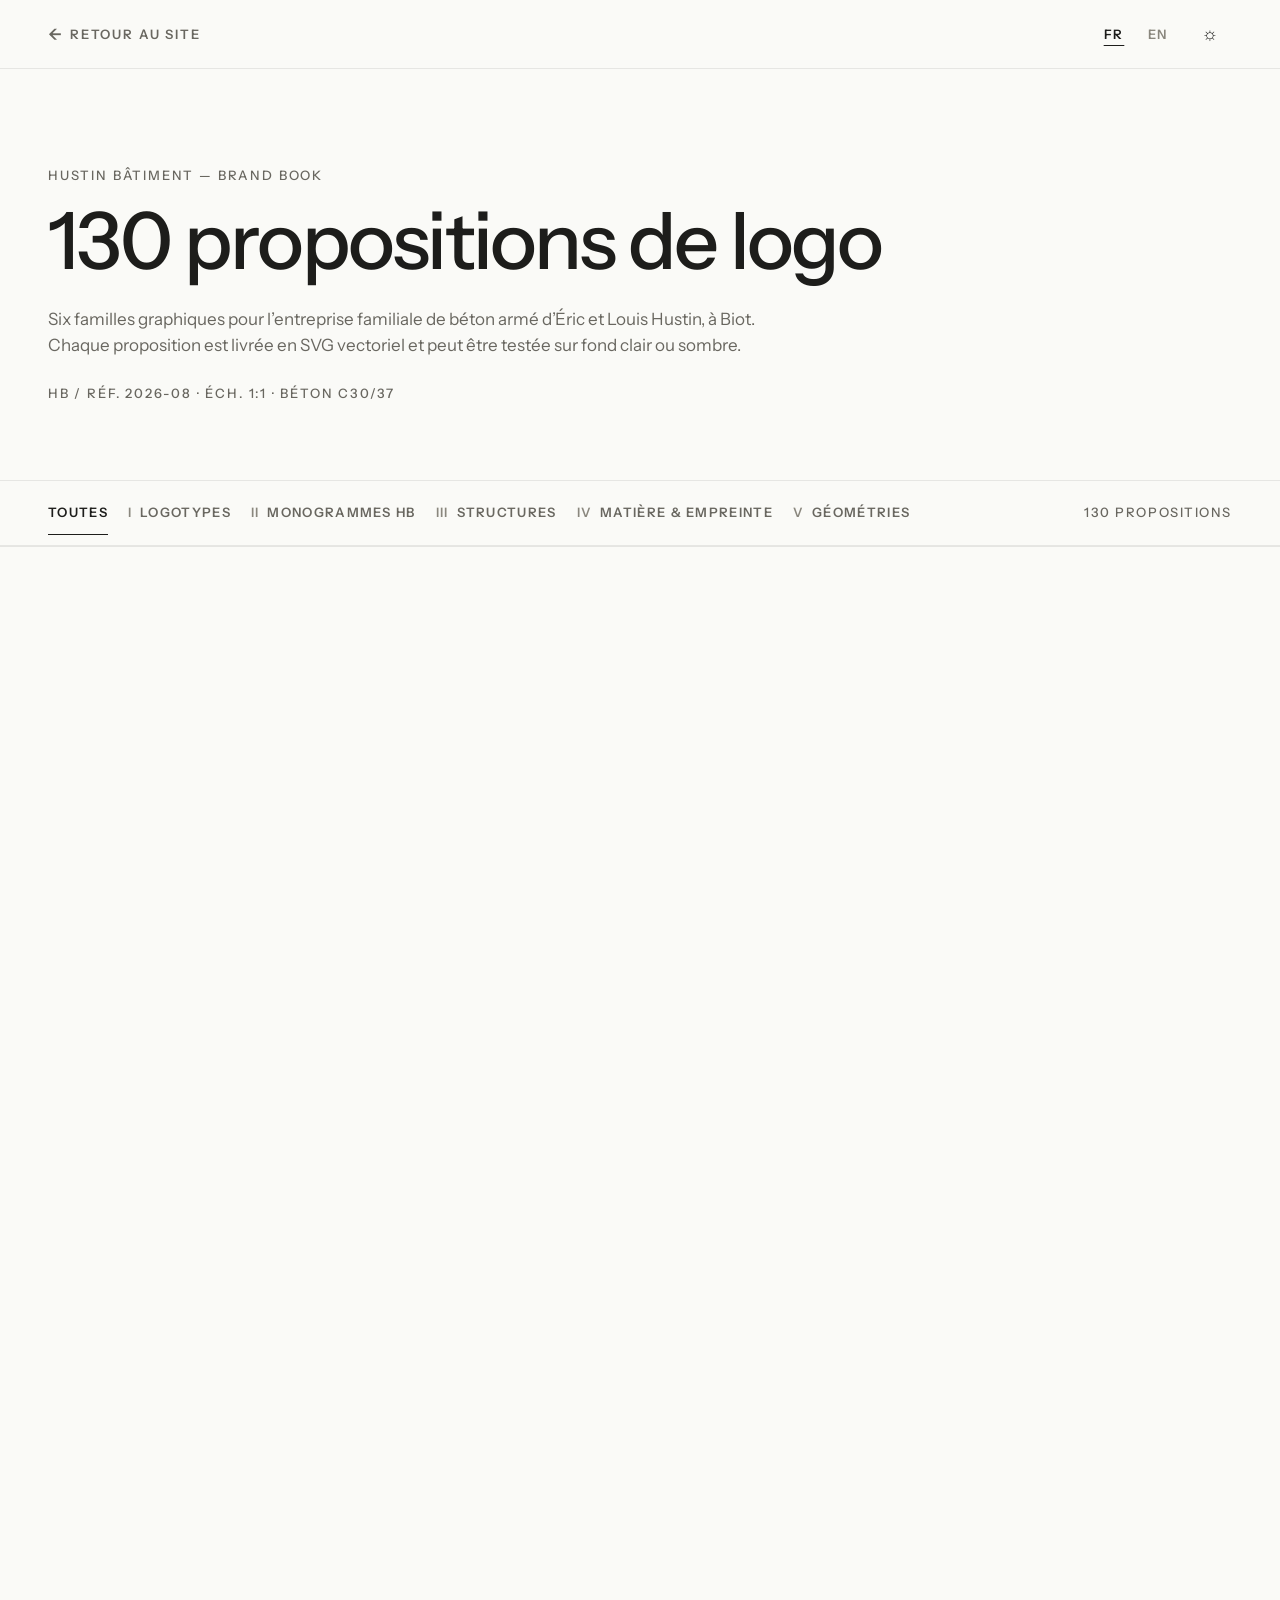
<file: brand/index.html>
<!doctype html>
<html lang="fr">
<head>
  <meta charset="utf-8">
  <meta name="viewport" content="width=device-width, initial-scale=1">
  <title>Hustin Bâtiment — Brand book : 130 propositions de logo</title>
  <meta name="description" content="130 propositions de logo pour Hustin Bâtiment, réunies en six familles et disponibles au téléchargement en SVG.">
  <meta property="og:title" content="Hustin Bâtiment — 130 propositions de logo">
  <meta property="og:description" content="Un catalogue statique de 130 logotypes et monogrammes pour Hustin Bâtiment.">
  <meta property="og:type" content="website">
  <meta property="og:locale" content="fr_FR">
  <link rel="icon" type="image/svg+xml" href="favicon.svg">
  <link rel="apple-touch-icon" href="apple-touch-icon.png">
  <script>
    (function () {
      try {
        var match = document.cookie.match(/(?:^|; )hb-theme=([^;]*)/);
        var theme = match ? decodeURIComponent(match[1]) : '';
        if (theme === 'light' || theme === 'dark') document.documentElement.dataset.theme = theme;
      } catch (error) {}
    }());
  </script>
  <link rel="preconnect" href="https://fonts.googleapis.com">
  <link rel="preconnect" href="https://fonts.gstatic.com" crossorigin>
  <link href="https://fonts.googleapis.com/css2?family=Instrument+Sans:wght@400;500;600&display=swap" rel="stylesheet">
  <style>
    :root {
      color-scheme: light;
      --bg: #FAFAF7;
      --surface: #F2F1EC;
      --ink: #1D1D1B;
      --muted: #696760;
      --faint: #8A877E;
      --line: rgba(29, 29, 27, .16);
      --line-soft: rgba(29, 29, 27, .09);
      --stage: #F2F1EC;
      --stage-dark: #151514;
      --stage-dark-ink: #FAFAF7;
      --font: "Instrument Sans", "Helvetica Neue", Arial, sans-serif;
      --text-xs: clamp(.75rem, .72rem + .12vw, .8125rem);
      --text-sm: clamp(.875rem, .84rem + .16vw, .9375rem);
      --text-base: clamp(1rem, .96rem + .18vw, 1.0625rem);
      --text-lg: clamp(1.35rem, 1.18rem + .75vw, 1.75rem);
      --text-hero: clamp(2.55rem, 1.75rem + 4vw, 5rem);
      --space-1: .25rem;
      --space-2: .5rem;
      --space-3: .75rem;
      --space-4: 1rem;
      --space-5: 1.25rem;
      --space-6: 1.5rem;
      --space-8: 2rem;
      --space-10: 2.5rem;
      --space-12: 3rem;
      --space-16: 4rem;
      --space-20: 5rem;
      --space-24: 6rem;
      --wrap: 1200px;
      --gutter: clamp(1.25rem, 4vw, 3rem);
      --ease: cubic-bezier(.16, 1, .3, 1);
    }
    [data-theme="dark"] {
      color-scheme: dark;
      --bg: #151514;
      --surface: #1E1E1C;
      --ink: #F0EFEA;
      --muted: #B0ADA4;
      --faint: #949087;
      --line: rgba(240, 239, 234, .18);
      --line-soft: rgba(240, 239, 234, .1);
      --stage: #F2F1EC;
    }
    @media (prefers-color-scheme: dark) {
      :root:not([data-theme="light"]) {
        color-scheme: dark;
        --bg: #151514;
        --surface: #1E1E1C;
        --ink: #F0EFEA;
        --muted: #B0ADA4;
        --faint: #949087;
        --line: rgba(240, 239, 234, .18);
        --line-soft: rgba(240, 239, 234, .1);
        --stage: #F2F1EC;
      }
      :root:not([data-theme="light"]) .theme-button .light-icon { display: none; }
      :root:not([data-theme="light"]) .theme-button .dark-icon { display: inline; }
    }
    *, *::before, *::after { box-sizing: border-box; }
    html { scroll-behavior: smooth; scroll-padding-top: 7rem; -webkit-text-size-adjust: 100%; }
    body { margin: 0; min-width: 0; min-height: 100vh; overflow-x: clip; background: var(--bg); color: var(--ink); font-family: var(--font); font-size: var(--text-base); line-height: 1.55; -webkit-font-smoothing: antialiased; }
    button, a { font: inherit; }
    button { color: inherit; }
    img { display: block; max-width: 100%; }
    a { color: inherit; }
    [hidden] { display: none !important; }
    .lang-en { display: none; }
    html[lang="en"] .lang-fr { display: none; }
    html[lang="en"] .lang-en { display: inline; }
    .wrap { width: min(var(--wrap), calc(100% - 2 * var(--gutter))); margin-inline: auto; }
    .skip-link { position: fixed; z-index: 100; top: var(--space-2); left: var(--space-2); translate: 0 -200%; min-height: 44px; padding: var(--space-3) var(--space-4); background: var(--ink); color: var(--bg); }
    .skip-link:focus { translate: 0; }
    :focus-visible { outline: 2px solid var(--ink); outline-offset: 3px; }
    .topbar { border-bottom: 1px solid var(--line-soft); }
    .topbar-inner { min-height: 68px; display: flex; align-items: center; justify-content: space-between; gap: var(--space-4); }
    .back-link { min-height: 44px; display: inline-flex; align-items: center; gap: var(--space-2); color: var(--muted); text-decoration: none; font-size: var(--text-xs); font-weight: 600; letter-spacing: .14em; text-transform: uppercase; }
    .back-link:hover { color: var(--ink); }
    .back-link::before { content: "←"; font-size: 1rem; letter-spacing: 0; }
    .controls { display: flex; align-items: center; gap: var(--space-2); }
    .language-toggle { display: flex; align-items: center; }
    .language-button, .theme-button { min-width: 44px; min-height: 44px; border: 0; background: transparent; cursor: pointer; }
    .language-button { padding: 0 var(--space-2); color: var(--faint); font-size: var(--text-xs); font-weight: 600; letter-spacing: .14em; }
    .language-button[aria-pressed="true"] { color: var(--ink); text-decoration: underline; text-underline-offset: .35rem; }
    .theme-button { display: grid; place-items: center; font-size: 1.15rem; }
    .theme-button .dark-icon { display: none; }
    [data-theme="dark"] .theme-button .light-icon { display: none; }
    [data-theme="dark"] .theme-button .dark-icon { display: inline; }
    .hero { padding-block: clamp(var(--space-16), 9vw, var(--space-24)) clamp(var(--space-12), 6vw, var(--space-20)); }
    .eyebrow, .reference, .family-index, .family-count, .logo-number, .logo-family { margin: 0; font-size: var(--text-xs); font-weight: 500; letter-spacing: .14em; text-transform: uppercase; }
    .eyebrow, .reference, .family-index, .family-count, .logo-number, .logo-family, .family-description { color: var(--muted); }
    h1 { max-width: 17ch; margin: var(--space-4) 0 0; font-size: var(--text-hero); font-weight: 500; line-height: 1.02; letter-spacing: -.035em; text-wrap: balance; }
    .lede { max-width: 65ch; margin: var(--space-6) 0 0; color: var(--muted); }
    .reference { margin-top: var(--space-6); }
    .filter-nav { position: sticky; z-index: 20; top: 0; background: var(--bg); border-block: 1px solid var(--line-soft); box-shadow: 0 1px 0 var(--line-soft); }
    .filter-inner { min-height: 64px; display: flex; align-items: center; gap: var(--space-1) var(--space-5); flex-wrap: wrap; padding-block: var(--space-2); }
    .filter-button { position: relative; min-height: 44px; border: 0; border-bottom: 1px solid transparent; padding: 0; background: transparent; color: var(--muted); cursor: pointer; font-size: var(--text-xs); font-weight: 600; letter-spacing: .1em; text-transform: uppercase; white-space: nowrap; }
    .filter-button:hover, .filter-button[aria-pressed="true"] { color: var(--ink); border-bottom-color: var(--ink); }
    .filter-roman { margin-right: var(--space-2); color: var(--faint); }
    .catalogue-count { margin: 0 0 0 auto; color: var(--muted); font-size: var(--text-xs); font-weight: 500; letter-spacing: .12em; text-transform: uppercase; }
    .family-section { padding-top: clamp(var(--space-16), 7vw, var(--space-24)); content-visibility: auto; contain-intrinsic-size: 900px; }
    .family-header { display: grid; grid-template-columns: auto minmax(0, 1fr) auto; align-items: baseline; gap: var(--space-4); padding-bottom: var(--space-4); border-bottom: 1px solid var(--ink); }
    h2 { margin: 0; font-size: var(--text-lg); font-weight: 500; letter-spacing: -.015em; }
    .family-description { max-width: 68ch; margin: var(--space-4) 0 0; font-size: var(--text-sm); }
    .logo-grid { display: grid; grid-template-columns: repeat(4, minmax(0, 1fr)); gap: var(--space-4); margin-top: var(--space-8); }
    .logo-card { min-width: 0; display: flex; flex-direction: column; border: 1px solid var(--line); background: var(--bg); content-visibility: auto; contain-intrinsic-size: 330px; }
    .logo-stage { position: relative; min-height: 184px; display: grid; place-items: center; padding: var(--space-8) var(--space-5); overflow: hidden; background: var(--stage); }
    .logo-stage img { width: min(100%, 280px); height: 120px; object-fit: contain; }
    .family-section:not([data-family="word"]) .logo-stage img { width: min(100%, 136px); }
    .logo-stage.is-inverted { background: var(--stage-dark); }
    .logo-stage.is-inverted img { filter: invert(1) hue-rotate(180deg); }
    .invert-button { position: absolute; top: var(--space-3); right: var(--space-3); width: 44px; height: 44px; display: grid; place-items: center; border: 0; background: transparent; cursor: pointer; }
    .invert-button span { width: 16px; height: 16px; border: 1px solid #1D1D1B; border-radius: 50%; background: linear-gradient(90deg, #1D1D1B 50%, #FAFAF7 50%); box-shadow: 0 0 0 5px rgba(250,250,247,.72); }
    .logo-stage.is-inverted .invert-button span { border-color: #FAFAF7; box-shadow: 0 0 0 5px rgba(21,21,20,.75); }
    .logo-meta { flex: 1; display: flex; flex-direction: column; align-items: flex-start; padding: var(--space-4); border-top: 1px solid var(--line-soft); }
    .logo-name { margin: var(--space-1) 0 0; font-size: 1rem; line-height: 1.3; font-weight: 600; }
    .logo-family { margin-top: var(--space-2); font-size: .75rem; letter-spacing: .12em; }
    .download-link { min-height: 44px; margin-top: auto; padding-top: var(--space-4); display: inline-flex; align-items: center; font-size: var(--text-xs); font-weight: 600; letter-spacing: .1em; text-decoration: underline; text-underline-offset: .3rem; text-transform: uppercase; }
    .download-link:hover { color: var(--muted); }
    footer { margin-top: var(--space-24); border-top: 1px solid var(--line-soft); }
    .footer-inner { padding-block: var(--space-8) var(--space-12); color: var(--muted); font-size: var(--text-sm); }
    .footer-inner p { margin: 0; }
    .footer-inner a { min-height: 44px; display: inline-flex; align-items: center; color: var(--ink); text-underline-offset: .25rem; }
    button, a { transition: color .2s var(--ease), border-color .2s var(--ease), background-color .25s var(--ease); }
    .logo-stage, .logo-stage img, body, .filter-nav { transition: background-color .3s var(--ease), color .3s var(--ease), filter .3s var(--ease); }
    @media (max-width: 980px) { .logo-grid { grid-template-columns: repeat(3, minmax(0, 1fr)); } }
    @media (max-width: 720px) {
      .logo-grid { grid-template-columns: repeat(2, minmax(0, 1fr)); }
      .catalogue-count { width: 100%; margin-left: 0; }
      .filter-inner { gap: 0 var(--space-4); }
    }
    @media (max-width: 480px) {
      .topbar-inner { min-height: 60px; }
      .back-long { display: none; }
      .controls { gap: 0; }
      .hero { padding-top: var(--space-12); }
      .filter-nav { position: static; }
      .filter-inner { display: grid; grid-template-columns: 1fr 1fr; align-items: stretch; gap: 0 var(--space-4); padding-block: var(--space-3); }
      .filter-button { text-align: left; white-space: normal; line-height: 1.25; }
      .filter-button[data-filter="all"], .catalogue-count { grid-column: 1 / -1; }
      .catalogue-count { padding-block: var(--space-2); }
      .family-header { grid-template-columns: auto minmax(0, 1fr); }
      .family-count { grid-column: 2; }
      .logo-grid { grid-template-columns: 1fr; }
      .logo-stage { min-height: 168px; }
    }
    @media (prefers-reduced-motion: reduce) {
      html { scroll-behavior: auto; }
      *, *::before, *::after { transition-duration: .01ms !important; }
    }
  </style>
</head>
<body>
  <a class="skip-link" href="#catalogue"><span class="lang-fr">Aller aux propositions</span><span class="lang-en">Skip to proposals</span></a>
  <header class="topbar">
    <div class="topbar-inner wrap">
      <a class="back-link" href="../"><span class="lang-fr"><span class="back-long">Retour au </span>site</span><span class="lang-en"><span class="back-long">Back to </span>site</span></a>
      <div class="controls">
        <div class="language-toggle" role="group" aria-label="Langue de la page">
          <button class="language-button" type="button" data-language="fr" aria-pressed="true">FR</button>
          <button class="language-button" type="button" data-language="en" aria-pressed="false">EN</button>
        </div>
        <button class="theme-button" type="button" aria-label="Passer en thème sombre"><span class="light-icon" aria-hidden="true">☼</span><span class="dark-icon" aria-hidden="true">◐</span></button>
      </div>
    </div>
  </header>
  <main>
    <header class="hero wrap">
      <p class="eyebrow">Hustin Bâtiment — Brand book</p>
      <h1><span class="lang-fr">130 propositions de logo</span><span class="lang-en">130 logo proposals</span></h1>
      <p class="lede"><span class="lang-fr">Six familles graphiques pour l’entreprise familiale de béton armé d’Éric et Louis Hustin, à Biot. Chaque proposition est livrée en SVG vectoriel et peut être testée sur fond clair ou sombre.</span><span class="lang-en">Six graphic families for Éric and Louis Hustin’s family-run reinforced-concrete company in Biot. Every proposal is supplied as a vector SVG and can be tested on a light or dark background.</span></p>
      <p class="reference"><span class="lang-fr">HB / RÉF. 2026-08 · ÉCH. 1:1 · BÉTON C30/37</span><span class="lang-en">HB / REF. 2026-08 · SCALE 1:1 · CONCRETE C30/37</span></p>
    </header>
    <nav class="filter-nav" aria-label="Filtres par famille">
      <div class="filter-inner wrap">
        <button class="filter-button" type="button" data-filter="all" aria-pressed="true"><span class="lang-fr">Toutes</span><span class="lang-en">All</span></button>
          <button class="filter-button" type="button" data-filter="word" aria-pressed="false"><span class="filter-roman">I</span><span class="lang-fr">Logotypes</span><span class="lang-en">Logotypes</span></button>
          <button class="filter-button" type="button" data-filter="mono" aria-pressed="false"><span class="filter-roman">II</span><span class="lang-fr">Monogrammes HB</span><span class="lang-en">HB Monograms</span></button>
          <button class="filter-button" type="button" data-filter="struct" aria-pressed="false"><span class="filter-roman">III</span><span class="lang-fr">Structures</span><span class="lang-en">Structures</span></button>
          <button class="filter-button" type="button" data-filter="mat" aria-pressed="false"><span class="filter-roman">IV</span><span class="lang-fr">Matière &amp; empreinte</span><span class="lang-en">Material &amp; imprint</span></button>
          <button class="filter-button" type="button" data-filter="geo" aria-pressed="false"><span class="filter-roman">V</span><span class="lang-fr">Géométries</span><span class="lang-en">Geometries</span></button>
        <p class="catalogue-count" aria-live="polite"><span class="count-value">130</span> <span class="count-label-fr">propositions</span><span class="count-label-en" hidden>proposals</span></p>
      </div>
    </nav>
    <div class="wrap" id="catalogue">
      <section class="family-section" data-family="word" aria-labelledby="family-word">
        <header class="family-header">
          <p class="family-index">I</p>
          <h2 id="family-word"><span class="lang-fr">Logotypes</span><span class="lang-en">Logotypes</span></h2>
          <p class="family-count">66 <span class="lang-fr">propositions</span><span class="lang-en">proposals</span></p>
        </header>
        <p class="family-description"><span class="lang-fr">Soixante-six traitements typographiques : cartouches techniques, bandeaux de chantier, capitales, drapeaux, ligatures, réserves et compositions.</span><span class="lang-en">Sixty-six typographic treatments: technical title blocks, site banners, capitals, flag alignments, ligatures, knockouts and compositions.</span></p>
        <div class="logo-grid">
          <article class="logo-card">
            <div class="logo-stage">
              <img src="logos/65-capitale-etendue.svg" alt="Capitale étendue — Hustin Bâtiment" loading="lazy" decoding="async" width="320" height="120">
              <button class="invert-button" type="button" aria-label="Tester Capitale étendue sur fond sombre" data-label-fr="Tester Capitale étendue sur fond sombre" data-label-en="Test Capitale étendue on a dark background" aria-pressed="false"><span aria-hidden="true"></span></button>
            </div>
            <div class="logo-meta">
              <p class="logo-number">N° 65</p>
              <h3 class="logo-name">Capitale étendue</h3>
              <p class="logo-family"><span class="lang-fr">Logotypes</span><span class="lang-en">Logotypes</span></p>
              <a class="download-link" href="logos/65-capitale-etendue.svg" download><span class="lang-fr">Télécharger le SVG</span><span class="lang-en">Download SVG</span></a>
            </div>
          </article>
          <article class="logo-card">
            <div class="logo-stage">
              <img src="logos/66-l-empile.svg" alt="L’Empilé — Hustin Bâtiment" loading="lazy" decoding="async" width="320" height="120">
              <button class="invert-button" type="button" aria-label="Tester L’Empilé sur fond sombre" data-label-fr="Tester L’Empilé sur fond sombre" data-label-en="Test L’Empilé on a dark background" aria-pressed="false"><span aria-hidden="true"></span></button>
            </div>
            <div class="logo-meta">
              <p class="logo-number">N° 66</p>
              <h3 class="logo-name">L’Empilé</h3>
              <p class="logo-family"><span class="lang-fr">Logotypes</span><span class="lang-en">Logotypes</span></p>
              <a class="download-link" href="logos/66-l-empile.svg" download><span class="lang-fr">Télécharger le SVG</span><span class="lang-en">Download SVG</span></a>
            </div>
          </article>
          <article class="logo-card">
            <div class="logo-stage">
              <img src="logos/67-le-cartouche.svg" alt="Le Cartouche — Hustin Bâtiment" loading="lazy" decoding="async" width="320" height="120">
              <button class="invert-button" type="button" aria-label="Tester Le Cartouche sur fond sombre" data-label-fr="Tester Le Cartouche sur fond sombre" data-label-en="Test Le Cartouche on a dark background" aria-pressed="false"><span aria-hidden="true"></span></button>
            </div>
            <div class="logo-meta">
              <p class="logo-number">N° 67</p>
              <h3 class="logo-name">Le Cartouche</h3>
              <p class="logo-family"><span class="lang-fr">Logotypes</span><span class="lang-en">Logotypes</span></p>
              <a class="download-link" href="logos/67-le-cartouche.svg" download><span class="lang-fr">Télécharger le SVG</span><span class="lang-en">Download SVG</span></a>
            </div>
          </article>
          <article class="logo-card">
            <div class="logo-stage">
              <img src="logos/68-souligne-chantier.svg" alt="Souligné chantier — Hustin Bâtiment" loading="lazy" decoding="async" width="320" height="120">
              <button class="invert-button" type="button" aria-label="Tester Souligné chantier sur fond sombre" data-label-fr="Tester Souligné chantier sur fond sombre" data-label-en="Test Souligné chantier on a dark background" aria-pressed="false"><span aria-hidden="true"></span></button>
            </div>
            <div class="logo-meta">
              <p class="logo-number">N° 68</p>
              <h3 class="logo-name">Souligné chantier</h3>
              <p class="logo-family"><span class="lang-fr">Logotypes</span><span class="lang-en">Logotypes</span></p>
              <a class="download-link" href="logos/68-souligne-chantier.svg" download><span class="lang-fr">Télécharger le SVG</span><span class="lang-en">Download SVG</span></a>
            </div>
          </article>
          <article class="logo-card">
            <div class="logo-stage">
              <img src="logos/69-l-outline.svg" alt="Le Contour — Hustin Bâtiment" loading="lazy" decoding="async" width="320" height="120">
              <button class="invert-button" type="button" aria-label="Tester Le Contour sur fond sombre" data-label-fr="Tester Le Contour sur fond sombre" data-label-en="Test Le Contour on a dark background" aria-pressed="false"><span aria-hidden="true"></span></button>
            </div>
            <div class="logo-meta">
              <p class="logo-number">N° 69</p>
              <h3 class="logo-name">Le Contour</h3>
              <p class="logo-family"><span class="lang-fr">Logotypes</span><span class="lang-en">Logotypes</span></p>
              <a class="download-link" href="logos/69-l-outline.svg" download><span class="lang-fr">Télécharger le SVG</span><span class="lang-en">Download SVG</span></a>
            </div>
          </article>
          <article class="logo-card">
            <div class="logo-stage">
              <img src="logos/70-le-tampon.svg" alt="Le Tampon — Hustin Bâtiment" loading="lazy" decoding="async" width="320" height="120">
              <button class="invert-button" type="button" aria-label="Tester Le Tampon sur fond sombre" data-label-fr="Tester Le Tampon sur fond sombre" data-label-en="Test Le Tampon on a dark background" aria-pressed="false"><span aria-hidden="true"></span></button>
            </div>
            <div class="logo-meta">
              <p class="logo-number">N° 70</p>
              <h3 class="logo-name">Le Tampon</h3>
              <p class="logo-family"><span class="lang-fr">Logotypes</span><span class="lang-en">Logotypes</span></p>
              <a class="download-link" href="logos/70-le-tampon.svg" download><span class="lang-fr">Télécharger le SVG</span><span class="lang-en">Download SVG</span></a>
            </div>
          </article>
          <article class="logo-card">
            <div class="logo-stage">
              <img src="logos/71-mono-technique.svg" alt="Mono technique — Hustin Bâtiment" loading="lazy" decoding="async" width="320" height="120">
              <button class="invert-button" type="button" aria-label="Tester Mono technique sur fond sombre" data-label-fr="Tester Mono technique sur fond sombre" data-label-en="Test Mono technique on a dark background" aria-pressed="false"><span aria-hidden="true"></span></button>
            </div>
            <div class="logo-meta">
              <p class="logo-number">N° 71</p>
              <h3 class="logo-name">Mono technique</h3>
              <p class="logo-family"><span class="lang-fr">Logotypes</span><span class="lang-en">Logotypes</span></p>
              <a class="download-link" href="logos/71-mono-technique.svg" download><span class="lang-fr">Télécharger le SVG</span><span class="lang-en">Download SVG</span></a>
            </div>
          </article>
          <article class="logo-card">
            <div class="logo-stage">
              <img src="logos/72-la-cesure.svg" alt="La Césure — Hustin Bâtiment" loading="lazy" decoding="async" width="320" height="120">
              <button class="invert-button" type="button" aria-label="Tester La Césure sur fond sombre" data-label-fr="Tester La Césure sur fond sombre" data-label-en="Test La Césure on a dark background" aria-pressed="false"><span aria-hidden="true"></span></button>
            </div>
            <div class="logo-meta">
              <p class="logo-number">N° 72</p>
              <h3 class="logo-name">La Césure</h3>
              <p class="logo-family"><span class="lang-fr">Logotypes</span><span class="lang-en">Logotypes</span></p>
              <a class="download-link" href="logos/72-la-cesure.svg" download><span class="lang-fr">Télécharger le SVG</span><span class="lang-en">Download SVG</span></a>
            </div>
          </article>
          <article class="logo-card">
            <div class="logo-stage">
              <img src="logos/73-le-duo.svg" alt="Le Duo — Hustin Bâtiment" loading="lazy" decoding="async" width="320" height="120">
              <button class="invert-button" type="button" aria-label="Tester Le Duo sur fond sombre" data-label-fr="Tester Le Duo sur fond sombre" data-label-en="Test Le Duo on a dark background" aria-pressed="false"><span aria-hidden="true"></span></button>
            </div>
            <div class="logo-meta">
              <p class="logo-number">N° 73</p>
              <h3 class="logo-name">Le Duo</h3>
              <p class="logo-family"><span class="lang-fr">Logotypes</span><span class="lang-en">Logotypes</span></p>
              <a class="download-link" href="logos/73-le-duo.svg" download><span class="lang-fr">Télécharger le SVG</span><span class="lang-en">Download SVG</span></a>
            </div>
          </article>
          <article class="logo-card">
            <div class="logo-stage">
              <img src="logos/74-l-etire.svg" alt="L’Étiré — Hustin Bâtiment" loading="lazy" decoding="async" width="320" height="120">
              <button class="invert-button" type="button" aria-label="Tester L’Étiré sur fond sombre" data-label-fr="Tester L’Étiré sur fond sombre" data-label-en="Test L’Étiré on a dark background" aria-pressed="false"><span aria-hidden="true"></span></button>
            </div>
            <div class="logo-meta">
              <p class="logo-number">N° 74</p>
              <h3 class="logo-name">L’Étiré</h3>
              <p class="logo-family"><span class="lang-fr">Logotypes</span><span class="lang-en">Logotypes</span></p>
              <a class="download-link" href="logos/74-l-etire.svg" download><span class="lang-fr">Télécharger le SVG</span><span class="lang-en">Download SVG</span></a>
            </div>
          </article>
          <article class="logo-card">
            <div class="logo-stage">
              <img src="logos/75-la-pile.svg" alt="La Pile — Hustin Bâtiment" loading="lazy" decoding="async" width="320" height="120">
              <button class="invert-button" type="button" aria-label="Tester La Pile sur fond sombre" data-label-fr="Tester La Pile sur fond sombre" data-label-en="Test La Pile on a dark background" aria-pressed="false"><span aria-hidden="true"></span></button>
            </div>
            <div class="logo-meta">
              <p class="logo-number">N° 75</p>
              <h3 class="logo-name">La Pile</h3>
              <p class="logo-family"><span class="lang-fr">Logotypes</span><span class="lang-en">Logotypes</span></p>
              <a class="download-link" href="logos/75-la-pile.svg" download><span class="lang-fr">Télécharger le SVG</span><span class="lang-en">Download SVG</span></a>
            </div>
          </article>
          <article class="logo-card">
            <div class="logo-stage">
              <img src="logos/76-portique-typographique.svg" alt="Portique typographique — Hustin Bâtiment" loading="lazy" decoding="async" width="320" height="120">
              <button class="invert-button" type="button" aria-label="Tester Portique typographique sur fond sombre" data-label-fr="Tester Portique typographique sur fond sombre" data-label-en="Test Portique typographique on a dark background" aria-pressed="false"><span aria-hidden="true"></span></button>
            </div>
            <div class="logo-meta">
              <p class="logo-number">N° 76</p>
              <h3 class="logo-name">Portique typographique</h3>
              <p class="logo-family"><span class="lang-fr">Logotypes</span><span class="lang-en">Logotypes</span></p>
              <a class="download-link" href="logos/76-portique-typographique.svg" download><span class="lang-fr">Télécharger le SVG</span><span class="lang-en">Download SVG</span></a>
            </div>
          </article>
          <article class="logo-card">
            <div class="logo-stage">
              <img src="logos/77-cote-d-azur.svg" alt="Côte d’Azur — Hustin Bâtiment" loading="lazy" decoding="async" width="320" height="120">
              <button class="invert-button" type="button" aria-label="Tester Côte d’Azur sur fond sombre" data-label-fr="Tester Côte d’Azur sur fond sombre" data-label-en="Test Côte d’Azur on a dark background" aria-pressed="false"><span aria-hidden="true"></span></button>
            </div>
            <div class="logo-meta">
              <p class="logo-number">N° 77</p>
              <h3 class="logo-name">Côte d’Azur</h3>
              <p class="logo-family"><span class="lang-fr">Logotypes</span><span class="lang-en">Logotypes</span></p>
              <a class="download-link" href="logos/77-cote-d-azur.svg" download><span class="lang-fr">Télécharger le SVG</span><span class="lang-en">Download SVG</span></a>
            </div>
          </article>
          <article class="logo-card">
            <div class="logo-stage">
              <img src="logos/78-la-signature.svg" alt="La Signature — Hustin Bâtiment" loading="lazy" decoding="async" width="320" height="120">
              <button class="invert-button" type="button" aria-label="Tester La Signature sur fond sombre" data-label-fr="Tester La Signature sur fond sombre" data-label-en="Test La Signature on a dark background" aria-pressed="false"><span aria-hidden="true"></span></button>
            </div>
            <div class="logo-meta">
              <p class="logo-number">N° 78</p>
              <h3 class="logo-name">La Signature</h3>
              <p class="logo-family"><span class="lang-fr">Logotypes</span><span class="lang-en">Logotypes</span></p>
              <a class="download-link" href="logos/78-la-signature.svg" download><span class="lang-fr">Télécharger le SVG</span><span class="lang-en">Download SVG</span></a>
            </div>
          </article>
          <article class="logo-card">
            <div class="logo-stage">
              <img src="logos/79-le-bandeau.svg" alt="Le Bandeau — Hustin Bâtiment" loading="lazy" decoding="async" width="320" height="120">
              <button class="invert-button" type="button" aria-label="Tester Le Bandeau sur fond sombre" data-label-fr="Tester Le Bandeau sur fond sombre" data-label-en="Test Le Bandeau on a dark background" aria-pressed="false"><span aria-hidden="true"></span></button>
            </div>
            <div class="logo-meta">
              <p class="logo-number">N° 79</p>
              <h3 class="logo-name">Le Bandeau</h3>
              <p class="logo-family"><span class="lang-fr">Logotypes</span><span class="lang-en">Logotypes</span></p>
              <a class="download-link" href="logos/79-le-bandeau.svg" download><span class="lang-fr">Télécharger le SVG</span><span class="lang-en">Download SVG</span></a>
            </div>
          </article>
          <article class="logo-card">
            <div class="logo-stage">
              <img src="logos/80-pere-fils-typographique.svg" alt="Père &amp; Fils, typographique — Hustin Bâtiment" loading="lazy" decoding="async" width="320" height="120">
              <button class="invert-button" type="button" aria-label="Tester Père &amp; Fils, typographique sur fond sombre" data-label-fr="Tester Père &amp; Fils, typographique sur fond sombre" data-label-en="Test Père &amp; Fils, typographique on a dark background" aria-pressed="false"><span aria-hidden="true"></span></button>
            </div>
            <div class="logo-meta">
              <p class="logo-number">N° 80</p>
              <h3 class="logo-name">Père &amp; Fils, typographique</h3>
              <p class="logo-family"><span class="lang-fr">Logotypes</span><span class="lang-en">Logotypes</span></p>
              <a class="download-link" href="logos/80-pere-fils-typographique.svg" download><span class="lang-fr">Télécharger le SVG</span><span class="lang-en">Download SVG</span></a>
            </div>
          </article>
          <article class="logo-card">
            <div class="logo-stage">
              <img src="logos/81-la-condensee.svg" alt="La Condensée — Hustin Bâtiment" loading="lazy" decoding="async" width="320" height="120">
              <button class="invert-button" type="button" aria-label="Tester La Condensée sur fond sombre" data-label-fr="Tester La Condensée sur fond sombre" data-label-en="Test La Condensée on a dark background" aria-pressed="false"><span aria-hidden="true"></span></button>
            </div>
            <div class="logo-meta">
              <p class="logo-number">N° 81</p>
              <h3 class="logo-name">La Condensée</h3>
              <p class="logo-family"><span class="lang-fr">Logotypes — Série II</span><span class="lang-en">Logotypes — Series II</span></p>
              <a class="download-link" href="logos/81-la-condensee.svg" download><span class="lang-fr">Télécharger le SVG</span><span class="lang-en">Download SVG</span></a>
            </div>
          </article>
          <article class="logo-card">
            <div class="logo-stage">
              <img src="logos/82-le-drapeau-gauche.svg" alt="Le Drapeau gauche — Hustin Bâtiment" loading="lazy" decoding="async" width="320" height="120">
              <button class="invert-button" type="button" aria-label="Tester Le Drapeau gauche sur fond sombre" data-label-fr="Tester Le Drapeau gauche sur fond sombre" data-label-en="Test Le Drapeau gauche on a dark background" aria-pressed="false"><span aria-hidden="true"></span></button>
            </div>
            <div class="logo-meta">
              <p class="logo-number">N° 82</p>
              <h3 class="logo-name">Le Drapeau gauche</h3>
              <p class="logo-family"><span class="lang-fr">Logotypes — Série II</span><span class="lang-en">Logotypes — Series II</span></p>
              <a class="download-link" href="logos/82-le-drapeau-gauche.svg" download><span class="lang-fr">Télécharger le SVG</span><span class="lang-en">Download SVG</span></a>
            </div>
          </article>
          <article class="logo-card">
            <div class="logo-stage">
              <img src="logos/83-le-drapeau-droit.svg" alt="Le Drapeau droit — Hustin Bâtiment" loading="lazy" decoding="async" width="320" height="120">
              <button class="invert-button" type="button" aria-label="Tester Le Drapeau droit sur fond sombre" data-label-fr="Tester Le Drapeau droit sur fond sombre" data-label-en="Test Le Drapeau droit on a dark background" aria-pressed="false"><span aria-hidden="true"></span></button>
            </div>
            <div class="logo-meta">
              <p class="logo-number">N° 83</p>
              <h3 class="logo-name">Le Drapeau droit</h3>
              <p class="logo-family"><span class="lang-fr">Logotypes — Série II</span><span class="lang-en">Logotypes — Series II</span></p>
              <a class="download-link" href="logos/83-le-drapeau-droit.svg" download><span class="lang-fr">Télécharger le SVG</span><span class="lang-en">Download SVG</span></a>
            </div>
          </article>
          <article class="logo-card">
            <div class="logo-stage">
              <img src="logos/84-la-graisse-inversee.svg" alt="La Graisse inversée — Hustin Bâtiment" loading="lazy" decoding="async" width="320" height="120">
              <button class="invert-button" type="button" aria-label="Tester La Graisse inversée sur fond sombre" data-label-fr="Tester La Graisse inversée sur fond sombre" data-label-en="Test La Graisse inversée on a dark background" aria-pressed="false"><span aria-hidden="true"></span></button>
            </div>
            <div class="logo-meta">
              <p class="logo-number">N° 84</p>
              <h3 class="logo-name">La Graisse inversée</h3>
              <p class="logo-family"><span class="lang-fr">Logotypes — Série II</span><span class="lang-en">Logotypes — Series II</span></p>
              <a class="download-link" href="logos/84-la-graisse-inversee.svg" download><span class="lang-fr">Télécharger le SVG</span><span class="lang-en">Download SVG</span></a>
            </div>
          </article>
          <article class="logo-card">
            <div class="logo-stage">
              <img src="logos/85-le-gras-et-le-fin.svg" alt="Le Gras &amp; le Fin — Hustin Bâtiment" loading="lazy" decoding="async" width="320" height="120">
              <button class="invert-button" type="button" aria-label="Tester Le Gras &amp; le Fin sur fond sombre" data-label-fr="Tester Le Gras &amp; le Fin sur fond sombre" data-label-en="Test Le Gras &amp; le Fin on a dark background" aria-pressed="false"><span aria-hidden="true"></span></button>
            </div>
            <div class="logo-meta">
              <p class="logo-number">N° 85</p>
              <h3 class="logo-name">Le Gras &amp; le Fin</h3>
              <p class="logo-family"><span class="lang-fr">Logotypes — Série II</span><span class="lang-en">Logotypes — Series II</span></p>
              <a class="download-link" href="logos/85-le-gras-et-le-fin.svg" download><span class="lang-fr">Télécharger le SVG</span><span class="lang-en">Download SVG</span></a>
            </div>
          </article>
          <article class="logo-card">
            <div class="logo-stage">
              <img src="logos/86-le-point-median.svg" alt="Le Point médian — Hustin Bâtiment" loading="lazy" decoding="async" width="320" height="120">
              <button class="invert-button" type="button" aria-label="Tester Le Point médian sur fond sombre" data-label-fr="Tester Le Point médian sur fond sombre" data-label-en="Test Le Point médian on a dark background" aria-pressed="false"><span aria-hidden="true"></span></button>
            </div>
            <div class="logo-meta">
              <p class="logo-number">N° 86</p>
              <h3 class="logo-name">Le Point médian</h3>
              <p class="logo-family"><span class="lang-fr">Logotypes — Série II</span><span class="lang-en">Logotypes — Series II</span></p>
              <a class="download-link" href="logos/86-le-point-median.svg" download><span class="lang-fr">Télécharger le SVG</span><span class="lang-en">Download SVG</span></a>
            </div>
          </article>
          <article class="logo-card">
            <div class="logo-stage">
              <img src="logos/87-la-ligature-hb.svg" alt="La Ligature HB — Hustin Bâtiment" loading="lazy" decoding="async" width="320" height="120">
              <button class="invert-button" type="button" aria-label="Tester La Ligature HB sur fond sombre" data-label-fr="Tester La Ligature HB sur fond sombre" data-label-en="Test La Ligature HB on a dark background" aria-pressed="false"><span aria-hidden="true"></span></button>
            </div>
            <div class="logo-meta">
              <p class="logo-number">N° 87</p>
              <h3 class="logo-name">La Ligature HB</h3>
              <p class="logo-family"><span class="lang-fr">Logotypes — Série II</span><span class="lang-en">Logotypes — Series II</span></p>
              <a class="download-link" href="logos/87-la-ligature-hb.svg" download><span class="lang-fr">Télécharger le SVG</span><span class="lang-en">Download SVG</span></a>
            </div>
          </article>
          <article class="logo-card">
            <div class="logo-stage">
              <img src="logos/88-l-initiale.svg" alt="L’Initiale — Hustin Bâtiment" loading="lazy" decoding="async" width="320" height="120">
              <button class="invert-button" type="button" aria-label="Tester L’Initiale sur fond sombre" data-label-fr="Tester L’Initiale sur fond sombre" data-label-en="Test L’Initiale on a dark background" aria-pressed="false"><span aria-hidden="true"></span></button>
            </div>
            <div class="logo-meta">
              <p class="logo-number">N° 88</p>
              <h3 class="logo-name">L’Initiale</h3>
              <p class="logo-family"><span class="lang-fr">Logotypes — Série II</span><span class="lang-en">Logotypes — Series II</span></p>
              <a class="download-link" href="logos/88-l-initiale.svg" download><span class="lang-fr">Télécharger le SVG</span><span class="lang-en">Download SVG</span></a>
            </div>
          </article>
          <article class="logo-card">
            <div class="logo-stage">
              <img src="logos/89-l-espace-extreme.svg" alt="L’Espacé extrême — Hustin Bâtiment" loading="lazy" decoding="async" width="320" height="120">
              <button class="invert-button" type="button" aria-label="Tester L’Espacé extrême sur fond sombre" data-label-fr="Tester L’Espacé extrême sur fond sombre" data-label-en="Test L’Espacé extrême on a dark background" aria-pressed="false"><span aria-hidden="true"></span></button>
            </div>
            <div class="logo-meta">
              <p class="logo-number">N° 89</p>
              <h3 class="logo-name">L’Espacé extrême</h3>
              <p class="logo-family"><span class="lang-fr">Logotypes — Série II</span><span class="lang-en">Logotypes — Series II</span></p>
              <a class="download-link" href="logos/89-l-espace-extreme.svg" download><span class="lang-fr">Télécharger le SVG</span><span class="lang-en">Download SVG</span></a>
            </div>
          </article>
          <article class="logo-card">
            <div class="logo-stage">
              <img src="logos/90-le-serre.svg" alt="Le Serré — Hustin Bâtiment" loading="lazy" decoding="async" width="320" height="120">
              <button class="invert-button" type="button" aria-label="Tester Le Serré sur fond sombre" data-label-fr="Tester Le Serré sur fond sombre" data-label-en="Test Le Serré on a dark background" aria-pressed="false"><span aria-hidden="true"></span></button>
            </div>
            <div class="logo-meta">
              <p class="logo-number">N° 90</p>
              <h3 class="logo-name">Le Serré</h3>
              <p class="logo-family"><span class="lang-fr">Logotypes — Série II</span><span class="lang-en">Logotypes — Series II</span></p>
              <a class="download-link" href="logos/90-le-serre.svg" download><span class="lang-fr">Télécharger le SVG</span><span class="lang-en">Download SVG</span></a>
            </div>
          </article>
          <article class="logo-card">
            <div class="logo-stage">
              <img src="logos/91-le-duo-serif.svg" alt="Le Duo serif — Hustin Bâtiment" loading="lazy" decoding="async" width="320" height="120">
              <button class="invert-button" type="button" aria-label="Tester Le Duo serif sur fond sombre" data-label-fr="Tester Le Duo serif sur fond sombre" data-label-en="Test Le Duo serif on a dark background" aria-pressed="false"><span aria-hidden="true"></span></button>
            </div>
            <div class="logo-meta">
              <p class="logo-number">N° 91</p>
              <h3 class="logo-name">Le Duo serif</h3>
              <p class="logo-family"><span class="lang-fr">Logotypes — Série II</span><span class="lang-en">Logotypes — Series II</span></p>
              <a class="download-link" href="logos/91-le-duo-serif.svg" download><span class="lang-fr">Télécharger le SVG</span><span class="lang-en">Download SVG</span></a>
            </div>
          </article>
          <article class="logo-card">
            <div class="logo-stage">
              <img src="logos/92-le-romain.svg" alt="Le Romain — Hustin Bâtiment" loading="lazy" decoding="async" width="320" height="120">
              <button class="invert-button" type="button" aria-label="Tester Le Romain sur fond sombre" data-label-fr="Tester Le Romain sur fond sombre" data-label-en="Test Le Romain on a dark background" aria-pressed="false"><span aria-hidden="true"></span></button>
            </div>
            <div class="logo-meta">
              <p class="logo-number">N° 92</p>
              <h3 class="logo-name">Le Romain</h3>
              <p class="logo-family"><span class="lang-fr">Logotypes — Série II</span><span class="lang-en">Logotypes — Series II</span></p>
              <a class="download-link" href="logos/92-le-romain.svg" download><span class="lang-fr">Télécharger le SVG</span><span class="lang-en">Download SVG</span></a>
            </div>
          </article>
          <article class="logo-card">
            <div class="logo-stage">
              <img src="logos/93-le-pochoir.svg" alt="Le Pochoir — Hustin Bâtiment" loading="lazy" decoding="async" width="320" height="120">
              <button class="invert-button" type="button" aria-label="Tester Le Pochoir sur fond sombre" data-label-fr="Tester Le Pochoir sur fond sombre" data-label-en="Test Le Pochoir on a dark background" aria-pressed="false"><span aria-hidden="true"></span></button>
            </div>
            <div class="logo-meta">
              <p class="logo-number">N° 93</p>
              <h3 class="logo-name">Le Pochoir</h3>
              <p class="logo-family"><span class="lang-fr">Logotypes — Série II</span><span class="lang-en">Logotypes — Series II</span></p>
              <a class="download-link" href="logos/93-le-pochoir.svg" download><span class="lang-fr">Télécharger le SVG</span><span class="lang-en">Download SVG</span></a>
            </div>
          </article>
          <article class="logo-card">
            <div class="logo-stage">
              <img src="logos/94-la-reserve.svg" alt="La Réserve — Hustin Bâtiment" loading="lazy" decoding="async" width="320" height="120">
              <button class="invert-button" type="button" aria-label="Tester La Réserve sur fond sombre" data-label-fr="Tester La Réserve sur fond sombre" data-label-en="Test La Réserve on a dark background" aria-pressed="false"><span aria-hidden="true"></span></button>
            </div>
            <div class="logo-meta">
              <p class="logo-number">N° 94</p>
              <h3 class="logo-name">La Réserve</h3>
              <p class="logo-family"><span class="lang-fr">Logotypes — Série II</span><span class="lang-en">Logotypes — Series II</span></p>
              <a class="download-link" href="logos/94-la-reserve.svg" download><span class="lang-fr">Télécharger le SVG</span><span class="lang-en">Download SVG</span></a>
            </div>
          </article>
          <article class="logo-card">
            <div class="logo-stage">
              <img src="logos/95-le-cartouche-fin.svg" alt="Le Cartouche fin — Hustin Bâtiment" loading="lazy" decoding="async" width="320" height="120">
              <button class="invert-button" type="button" aria-label="Tester Le Cartouche fin sur fond sombre" data-label-fr="Tester Le Cartouche fin sur fond sombre" data-label-en="Test Le Cartouche fin on a dark background" aria-pressed="false"><span aria-hidden="true"></span></button>
            </div>
            <div class="logo-meta">
              <p class="logo-number">N° 95</p>
              <h3 class="logo-name">Le Cartouche fin</h3>
              <p class="logo-family"><span class="lang-fr">Logotypes — Série II</span><span class="lang-en">Logotypes — Series II</span></p>
              <a class="download-link" href="logos/95-le-cartouche-fin.svg" download><span class="lang-fr">Télécharger le SVG</span><span class="lang-en">Download SVG</span></a>
            </div>
          </article>
          <article class="logo-card">
            <div class="logo-stage">
              <img src="logos/96-le-souligne-double.svg" alt="Le Souligné double — Hustin Bâtiment" loading="lazy" decoding="async" width="320" height="120">
              <button class="invert-button" type="button" aria-label="Tester Le Souligné double sur fond sombre" data-label-fr="Tester Le Souligné double sur fond sombre" data-label-en="Test Le Souligné double on a dark background" aria-pressed="false"><span aria-hidden="true"></span></button>
            </div>
            <div class="logo-meta">
              <p class="logo-number">N° 96</p>
              <h3 class="logo-name">Le Souligné double</h3>
              <p class="logo-family"><span class="lang-fr">Logotypes — Série II</span><span class="lang-en">Logotypes — Series II</span></p>
              <a class="download-link" href="logos/96-le-souligne-double.svg" download><span class="lang-fr">Télécharger le SVG</span><span class="lang-en">Download SVG</span></a>
            </div>
          </article>
          <article class="logo-card">
            <div class="logo-stage">
              <img src="logos/97-le-surligne.svg" alt="Le Surligné — Hustin Bâtiment" loading="lazy" decoding="async" width="320" height="120">
              <button class="invert-button" type="button" aria-label="Tester Le Surligné sur fond sombre" data-label-fr="Tester Le Surligné sur fond sombre" data-label-en="Test Le Surligné on a dark background" aria-pressed="false"><span aria-hidden="true"></span></button>
            </div>
            <div class="logo-meta">
              <p class="logo-number">N° 97</p>
              <h3 class="logo-name">Le Surligné</h3>
              <p class="logo-family"><span class="lang-fr">Logotypes — Série II</span><span class="lang-en">Logotypes — Series II</span></p>
              <a class="download-link" href="logos/97-le-surligne.svg" download><span class="lang-fr">Télécharger le SVG</span><span class="lang-en">Download SVG</span></a>
            </div>
          </article>
          <article class="logo-card">
            <div class="logo-stage">
              <img src="logos/98-le-fronton.svg" alt="Le Fronton — Hustin Bâtiment" loading="lazy" decoding="async" width="320" height="120">
              <button class="invert-button" type="button" aria-label="Tester Le Fronton sur fond sombre" data-label-fr="Tester Le Fronton sur fond sombre" data-label-en="Test Le Fronton on a dark background" aria-pressed="false"><span aria-hidden="true"></span></button>
            </div>
            <div class="logo-meta">
              <p class="logo-number">N° 98</p>
              <h3 class="logo-name">Le Fronton</h3>
              <p class="logo-family"><span class="lang-fr">Logotypes — Série II</span><span class="lang-en">Logotypes — Series II</span></p>
              <a class="download-link" href="logos/98-le-fronton.svg" download><span class="lang-fr">Télécharger le SVG</span><span class="lang-en">Download SVG</span></a>
            </div>
          </article>
          <article class="logo-card">
            <div class="logo-stage">
              <img src="logos/99-la-verticale.svg" alt="La Verticale — Hustin Bâtiment" loading="lazy" decoding="async" width="320" height="120">
              <button class="invert-button" type="button" aria-label="Tester La Verticale sur fond sombre" data-label-fr="Tester La Verticale sur fond sombre" data-label-en="Test La Verticale on a dark background" aria-pressed="false"><span aria-hidden="true"></span></button>
            </div>
            <div class="logo-meta">
              <p class="logo-number">N° 99</p>
              <h3 class="logo-name">La Verticale</h3>
              <p class="logo-family"><span class="lang-fr">Logotypes — Série II</span><span class="lang-en">Logotypes — Series II</span></p>
              <a class="download-link" href="logos/99-la-verticale.svg" download><span class="lang-fr">Télécharger le SVG</span><span class="lang-en">Download SVG</span></a>
            </div>
          </article>
          <article class="logo-card">
            <div class="logo-stage">
              <img src="logos/100-le-millesime-06.svg" alt="Le Millésime 06 — Hustin Bâtiment" loading="lazy" decoding="async" width="320" height="120">
              <button class="invert-button" type="button" aria-label="Tester Le Millésime 06 sur fond sombre" data-label-fr="Tester Le Millésime 06 sur fond sombre" data-label-en="Test Le Millésime 06 on a dark background" aria-pressed="false"><span aria-hidden="true"></span></button>
            </div>
            <div class="logo-meta">
              <p class="logo-number">N° 100</p>
              <h3 class="logo-name">Le Millésime 06</h3>
              <p class="logo-family"><span class="lang-fr">Logotypes — Série II</span><span class="lang-en">Logotypes — Series II</span></p>
              <a class="download-link" href="logos/100-le-millesime-06.svg" download><span class="lang-fr">Télécharger le SVG</span><span class="lang-en">Download SVG</span></a>
            </div>
          </article>
          <article class="logo-card">
            <div class="logo-stage">
              <img src="logos/101-l-esperluette.svg" alt="L’Esperluette — Hustin Bâtiment" loading="lazy" decoding="async" width="320" height="120">
              <button class="invert-button" type="button" aria-label="Tester L’Esperluette sur fond sombre" data-label-fr="Tester L’Esperluette sur fond sombre" data-label-en="Test L’Esperluette on a dark background" aria-pressed="false"><span aria-hidden="true"></span></button>
            </div>
            <div class="logo-meta">
              <p class="logo-number">N° 101</p>
              <h3 class="logo-name">L’Esperluette</h3>
              <p class="logo-family"><span class="lang-fr">Logotypes — Série II</span><span class="lang-en">Logotypes — Series II</span></p>
              <a class="download-link" href="logos/101-l-esperluette.svg" download><span class="lang-fr">Télécharger le SVG</span><span class="lang-en">Download SVG</span></a>
            </div>
          </article>
          <article class="logo-card">
            <div class="logo-stage">
              <img src="logos/102-biot.svg" alt="Biot — Hustin Bâtiment" loading="lazy" decoding="async" width="320" height="120">
              <button class="invert-button" type="button" aria-label="Tester Biot sur fond sombre" data-label-fr="Tester Biot sur fond sombre" data-label-en="Test Biot on a dark background" aria-pressed="false"><span aria-hidden="true"></span></button>
            </div>
            <div class="logo-meta">
              <p class="logo-number">N° 102</p>
              <h3 class="logo-name">Biot</h3>
              <p class="logo-family"><span class="lang-fr">Logotypes — Série II</span><span class="lang-en">Logotypes — Series II</span></p>
              <a class="download-link" href="logos/102-biot.svg" download><span class="lang-fr">Télécharger le SVG</span><span class="lang-en">Download SVG</span></a>
            </div>
          </article>
          <article class="logo-card">
            <div class="logo-stage">
              <img src="logos/103-l-azur.svg" alt="L’Azur — Hustin Bâtiment" loading="lazy" decoding="async" width="320" height="120">
              <button class="invert-button" type="button" aria-label="Tester L’Azur sur fond sombre" data-label-fr="Tester L’Azur sur fond sombre" data-label-en="Test L’Azur on a dark background" aria-pressed="false"><span aria-hidden="true"></span></button>
            </div>
            <div class="logo-meta">
              <p class="logo-number">N° 103</p>
              <h3 class="logo-name">L’Azur</h3>
              <p class="logo-family"><span class="lang-fr">Logotypes — Série II</span><span class="lang-en">Logotypes — Series II</span></p>
              <a class="download-link" href="logos/103-l-azur.svg" download><span class="lang-fr">Télécharger le SVG</span><span class="lang-en">Download SVG</span></a>
            </div>
          </article>
          <article class="logo-card">
            <div class="logo-stage">
              <img src="logos/104-le-curseur.svg" alt="Le Curseur — Hustin Bâtiment" loading="lazy" decoding="async" width="320" height="120">
              <button class="invert-button" type="button" aria-label="Tester Le Curseur sur fond sombre" data-label-fr="Tester Le Curseur sur fond sombre" data-label-en="Test Le Curseur on a dark background" aria-pressed="false"><span aria-hidden="true"></span></button>
            </div>
            <div class="logo-meta">
              <p class="logo-number">N° 104</p>
              <h3 class="logo-name">Le Curseur</h3>
              <p class="logo-family"><span class="lang-fr">Logotypes — Série II</span><span class="lang-en">Logotypes — Series II</span></p>
              <a class="download-link" href="logos/104-le-curseur.svg" download><span class="lang-fr">Télécharger le SVG</span><span class="lang-en">Download SVG</span></a>
            </div>
          </article>
          <article class="logo-card">
            <div class="logo-stage">
              <img src="logos/105-la-soudure-hb.svg" alt="La Soudure HB — Hustin Bâtiment" loading="lazy" decoding="async" width="320" height="120">
              <button class="invert-button" type="button" aria-label="Tester La Soudure HB sur fond sombre" data-label-fr="Tester La Soudure HB sur fond sombre" data-label-en="Test La Soudure HB on a dark background" aria-pressed="false"><span aria-hidden="true"></span></button>
            </div>
            <div class="logo-meta">
              <p class="logo-number">N° 105</p>
              <h3 class="logo-name">La Soudure HB</h3>
              <p class="logo-family"><span class="lang-fr">Logotypes — Série II</span><span class="lang-en">Logotypes — Series II</span></p>
              <a class="download-link" href="logos/105-la-soudure-hb.svg" download><span class="lang-fr">Télécharger le SVG</span><span class="lang-en">Download SVG</span></a>
            </div>
          </article>
          <article class="logo-card">
            <div class="logo-stage">
              <img src="logos/106-l-escalier-typographique.svg" alt="L’Escalier typographique — Hustin Bâtiment" loading="lazy" decoding="async" width="320" height="120">
              <button class="invert-button" type="button" aria-label="Tester L’Escalier typographique sur fond sombre" data-label-fr="Tester L’Escalier typographique sur fond sombre" data-label-en="Test L’Escalier typographique on a dark background" aria-pressed="false"><span aria-hidden="true"></span></button>
            </div>
            <div class="logo-meta">
              <p class="logo-number">N° 106</p>
              <h3 class="logo-name">L’Escalier typographique</h3>
              <p class="logo-family"><span class="lang-fr">Logotypes — Série II</span><span class="lang-en">Logotypes — Series II</span></p>
              <a class="download-link" href="logos/106-l-escalier-typographique.svg" download><span class="lang-fr">Télécharger le SVG</span><span class="lang-en">Download SVG</span></a>
            </div>
          </article>
          <article class="logo-card">
            <div class="logo-stage">
              <img src="logos/107-la-justifiee.svg" alt="La Justifiée — Hustin Bâtiment" loading="lazy" decoding="async" width="320" height="120">
              <button class="invert-button" type="button" aria-label="Tester La Justifiée sur fond sombre" data-label-fr="Tester La Justifiée sur fond sombre" data-label-en="Test La Justifiée on a dark background" aria-pressed="false"><span aria-hidden="true"></span></button>
            </div>
            <div class="logo-meta">
              <p class="logo-number">N° 107</p>
              <h3 class="logo-name">La Justifiée</h3>
              <p class="logo-family"><span class="lang-fr">Logotypes — Série II</span><span class="lang-en">Logotypes — Series II</span></p>
              <a class="download-link" href="logos/107-la-justifiee.svg" download><span class="lang-fr">Télécharger le SVG</span><span class="lang-en">Download SVG</span></a>
            </div>
          </article>
          <article class="logo-card">
            <div class="logo-stage">
              <img src="logos/108-le-colophon.svg" alt="Le Colophon — Hustin Bâtiment" loading="lazy" decoding="async" width="320" height="120">
              <button class="invert-button" type="button" aria-label="Tester Le Colophon sur fond sombre" data-label-fr="Tester Le Colophon sur fond sombre" data-label-en="Test Le Colophon on a dark background" aria-pressed="false"><span aria-hidden="true"></span></button>
            </div>
            <div class="logo-meta">
              <p class="logo-number">N° 108</p>
              <h3 class="logo-name">Le Colophon</h3>
              <p class="logo-family"><span class="lang-fr">Logotypes — Série II</span><span class="lang-en">Logotypes — Series II</span></p>
              <a class="download-link" href="logos/108-le-colophon.svg" download><span class="lang-fr">Télécharger le SVG</span><span class="lang-en">Download SVG</span></a>
            </div>
          </article>
          <article class="logo-card">
            <div class="logo-stage">
              <img src="logos/109-les-crochets.svg" alt="Les Crochets — Hustin Bâtiment" loading="lazy" decoding="async" width="320" height="120">
              <button class="invert-button" type="button" aria-label="Tester Les Crochets sur fond sombre" data-label-fr="Tester Les Crochets sur fond sombre" data-label-en="Test Les Crochets on a dark background" aria-pressed="false"><span aria-hidden="true"></span></button>
            </div>
            <div class="logo-meta">
              <p class="logo-number">N° 109</p>
              <h3 class="logo-name">Les Crochets</h3>
              <p class="logo-family"><span class="lang-fr">Logotypes — Série II</span><span class="lang-en">Logotypes — Series II</span></p>
              <a class="download-link" href="logos/109-les-crochets.svg" download><span class="lang-fr">Télécharger le SVG</span><span class="lang-en">Download SVG</span></a>
            </div>
          </article>
          <article class="logo-card">
            <div class="logo-stage">
              <img src="logos/110-les-reperes.svg" alt="Les Repères d’impression — Hustin Bâtiment" loading="lazy" decoding="async" width="320" height="120">
              <button class="invert-button" type="button" aria-label="Tester Les Repères d’impression sur fond sombre" data-label-fr="Tester Les Repères d’impression sur fond sombre" data-label-en="Test Les Repères d’impression on a dark background" aria-pressed="false"><span aria-hidden="true"></span></button>
            </div>
            <div class="logo-meta">
              <p class="logo-number">N° 110</p>
              <h3 class="logo-name">Les Repères d’impression</h3>
              <p class="logo-family"><span class="lang-fr">Logotypes — Série II</span><span class="lang-en">Logotypes — Series II</span></p>
              <a class="download-link" href="logos/110-les-reperes.svg" download><span class="lang-fr">Télécharger le SVG</span><span class="lang-en">Download SVG</span></a>
            </div>
          </article>
          <article class="logo-card">
            <div class="logo-stage">
              <img src="logos/111-l-arche.svg" alt="L’Arche — Hustin Bâtiment" loading="lazy" decoding="async" width="320" height="120">
              <button class="invert-button" type="button" aria-label="Tester L’Arche sur fond sombre" data-label-fr="Tester L’Arche sur fond sombre" data-label-en="Test L’Arche on a dark background" aria-pressed="false"><span aria-hidden="true"></span></button>
            </div>
            <div class="logo-meta">
              <p class="logo-number">N° 111</p>
              <h3 class="logo-name">L’Arche</h3>
              <p class="logo-family"><span class="lang-fr">Logotypes — Série II</span><span class="lang-en">Logotypes — Series II</span></p>
              <a class="download-link" href="logos/111-l-arche.svg" download><span class="lang-fr">Télécharger le SVG</span><span class="lang-en">Download SVG</span></a>
            </div>
          </article>
          <article class="logo-card">
            <div class="logo-stage">
              <img src="logos/112-l-empreinte-decalee.svg" alt="L’Empreinte décalée — Hustin Bâtiment" loading="lazy" decoding="async" width="320" height="120">
              <button class="invert-button" type="button" aria-label="Tester L’Empreinte décalée sur fond sombre" data-label-fr="Tester L’Empreinte décalée sur fond sombre" data-label-en="Test L’Empreinte décalée on a dark background" aria-pressed="false"><span aria-hidden="true"></span></button>
            </div>
            <div class="logo-meta">
              <p class="logo-number">N° 112</p>
              <h3 class="logo-name">L’Empreinte décalée</h3>
              <p class="logo-family"><span class="lang-fr">Logotypes — Série II</span><span class="lang-en">Logotypes — Series II</span></p>
              <a class="download-link" href="logos/112-l-empreinte-decalee.svg" download><span class="lang-fr">Télécharger le SVG</span><span class="lang-en">Download SVG</span></a>
            </div>
          </article>
          <article class="logo-card">
            <div class="logo-stage">
              <img src="logos/113-le-mi-plein.svg" alt="Le Mi-plein — Hustin Bâtiment" loading="lazy" decoding="async" width="320" height="120">
              <button class="invert-button" type="button" aria-label="Tester Le Mi-plein sur fond sombre" data-label-fr="Tester Le Mi-plein sur fond sombre" data-label-en="Test Le Mi-plein on a dark background" aria-pressed="false"><span aria-hidden="true"></span></button>
            </div>
            <div class="logo-meta">
              <p class="logo-number">N° 113</p>
              <h3 class="logo-name">Le Mi-plein</h3>
              <p class="logo-family"><span class="lang-fr">Logotypes — Série II</span><span class="lang-en">Logotypes — Series II</span></p>
              <a class="download-link" href="logos/113-le-mi-plein.svg" download><span class="lang-fr">Télécharger le SVG</span><span class="lang-en">Download SVG</span></a>
            </div>
          </article>
          <article class="logo-card">
            <div class="logo-stage">
              <img src="logos/114-le-bloc-condense.svg" alt="Le Bloc condensé — Hustin Bâtiment" loading="lazy" decoding="async" width="320" height="120">
              <button class="invert-button" type="button" aria-label="Tester Le Bloc condensé sur fond sombre" data-label-fr="Tester Le Bloc condensé sur fond sombre" data-label-en="Test Le Bloc condensé on a dark background" aria-pressed="false"><span aria-hidden="true"></span></button>
            </div>
            <div class="logo-meta">
              <p class="logo-number">N° 114</p>
              <h3 class="logo-name">Le Bloc condensé</h3>
              <p class="logo-family"><span class="lang-fr">Logotypes — Série II</span><span class="lang-en">Logotypes — Series II</span></p>
              <a class="download-link" href="logos/114-le-bloc-condense.svg" download><span class="lang-fr">Télécharger le SVG</span><span class="lang-en">Download SVG</span></a>
            </div>
          </article>
          <article class="logo-card">
            <div class="logo-stage">
              <img src="logos/115-le-panoramique.svg" alt="Le Panoramique — Hustin Bâtiment" loading="lazy" decoding="async" width="320" height="120">
              <button class="invert-button" type="button" aria-label="Tester Le Panoramique sur fond sombre" data-label-fr="Tester Le Panoramique sur fond sombre" data-label-en="Test Le Panoramique on a dark background" aria-pressed="false"><span aria-hidden="true"></span></button>
            </div>
            <div class="logo-meta">
              <p class="logo-number">N° 115</p>
              <h3 class="logo-name">Le Panoramique</h3>
              <p class="logo-family"><span class="lang-fr">Logotypes — Série II</span><span class="lang-en">Logotypes — Series II</span></p>
              <a class="download-link" href="logos/115-le-panoramique.svg" download><span class="lang-fr">Télécharger le SVG</span><span class="lang-en">Download SVG</span></a>
            </div>
          </article>
          <article class="logo-card">
            <div class="logo-stage">
              <img src="logos/116-le-filet.svg" alt="Le Filet — Hustin Bâtiment" loading="lazy" decoding="async" width="320" height="120">
              <button class="invert-button" type="button" aria-label="Tester Le Filet sur fond sombre" data-label-fr="Tester Le Filet sur fond sombre" data-label-en="Test Le Filet on a dark background" aria-pressed="false"><span aria-hidden="true"></span></button>
            </div>
            <div class="logo-meta">
              <p class="logo-number">N° 116</p>
              <h3 class="logo-name">Le Filet</h3>
              <p class="logo-family"><span class="lang-fr">Logotypes — Série II</span><span class="lang-en">Logotypes — Series II</span></p>
              <a class="download-link" href="logos/116-le-filet.svg" download><span class="lang-fr">Télécharger le SVG</span><span class="lang-en">Download SVG</span></a>
            </div>
          </article>
          <article class="logo-card">
            <div class="logo-stage">
              <img src="logos/117-le-terminal.svg" alt="Le Terminal — Hustin Bâtiment" loading="lazy" decoding="async" width="320" height="120">
              <button class="invert-button" type="button" aria-label="Tester Le Terminal sur fond sombre" data-label-fr="Tester Le Terminal sur fond sombre" data-label-en="Test Le Terminal on a dark background" aria-pressed="false"><span aria-hidden="true"></span></button>
            </div>
            <div class="logo-meta">
              <p class="logo-number">N° 117</p>
              <h3 class="logo-name">Le Terminal</h3>
              <p class="logo-family"><span class="lang-fr">Logotypes — Série II</span><span class="lang-en">Logotypes — Series II</span></p>
              <a class="download-link" href="logos/117-le-terminal.svg" download><span class="lang-fr">Télécharger le SVG</span><span class="lang-en">Download SVG</span></a>
            </div>
          </article>
          <article class="logo-card">
            <div class="logo-stage">
              <img src="logos/118-la-barre-oblique.svg" alt="La Barre oblique — Hustin Bâtiment" loading="lazy" decoding="async" width="320" height="120">
              <button class="invert-button" type="button" aria-label="Tester La Barre oblique sur fond sombre" data-label-fr="Tester La Barre oblique sur fond sombre" data-label-en="Test La Barre oblique on a dark background" aria-pressed="false"><span aria-hidden="true"></span></button>
            </div>
            <div class="logo-meta">
              <p class="logo-number">N° 118</p>
              <h3 class="logo-name">La Barre oblique</h3>
              <p class="logo-family"><span class="lang-fr">Logotypes — Série II</span><span class="lang-en">Logotypes — Series II</span></p>
              <a class="download-link" href="logos/118-la-barre-oblique.svg" download><span class="lang-fr">Télécharger le SVG</span><span class="lang-en">Download SVG</span></a>
            </div>
          </article>
          <article class="logo-card">
            <div class="logo-stage">
              <img src="logos/119-le-pointille.svg" alt="Le Pointillé — Hustin Bâtiment" loading="lazy" decoding="async" width="320" height="120">
              <button class="invert-button" type="button" aria-label="Tester Le Pointillé sur fond sombre" data-label-fr="Tester Le Pointillé sur fond sombre" data-label-en="Test Le Pointillé on a dark background" aria-pressed="false"><span aria-hidden="true"></span></button>
            </div>
            <div class="logo-meta">
              <p class="logo-number">N° 119</p>
              <h3 class="logo-name">Le Pointillé</h3>
              <p class="logo-family"><span class="lang-fr">Logotypes — Série II</span><span class="lang-en">Logotypes — Series II</span></p>
              <a class="download-link" href="logos/119-le-pointille.svg" download><span class="lang-fr">Télécharger le SVG</span><span class="lang-en">Download SVG</span></a>
            </div>
          </article>
          <article class="logo-card">
            <div class="logo-stage">
              <img src="logos/120-la-parenthese.svg" alt="La Parenthèse — Hustin Bâtiment" loading="lazy" decoding="async" width="320" height="120">
              <button class="invert-button" type="button" aria-label="Tester La Parenthèse sur fond sombre" data-label-fr="Tester La Parenthèse sur fond sombre" data-label-en="Test La Parenthèse on a dark background" aria-pressed="false"><span aria-hidden="true"></span></button>
            </div>
            <div class="logo-meta">
              <p class="logo-number">N° 120</p>
              <h3 class="logo-name">La Parenthèse</h3>
              <p class="logo-family"><span class="lang-fr">Logotypes — Série II</span><span class="lang-en">Logotypes — Series II</span></p>
              <a class="download-link" href="logos/120-la-parenthese.svg" download><span class="lang-fr">Télécharger le SVG</span><span class="lang-en">Download SVG</span></a>
            </div>
          </article>
          <article class="logo-card">
            <div class="logo-stage">
              <img src="logos/121-les-initiales-fortes.svg" alt="Les Initiales fortes — Hustin Bâtiment" loading="lazy" decoding="async" width="320" height="120">
              <button class="invert-button" type="button" aria-label="Tester Les Initiales fortes sur fond sombre" data-label-fr="Tester Les Initiales fortes sur fond sombre" data-label-en="Test Les Initiales fortes on a dark background" aria-pressed="false"><span aria-hidden="true"></span></button>
            </div>
            <div class="logo-meta">
              <p class="logo-number">N° 121</p>
              <h3 class="logo-name">Les Initiales fortes</h3>
              <p class="logo-family"><span class="lang-fr">Logotypes — Série II</span><span class="lang-en">Logotypes — Series II</span></p>
              <a class="download-link" href="logos/121-les-initiales-fortes.svg" download><span class="lang-fr">Télécharger le SVG</span><span class="lang-en">Download SVG</span></a>
            </div>
          </article>
          <article class="logo-card">
            <div class="logo-stage">
              <img src="logos/122-la-colonne.svg" alt="La Colonne — Hustin Bâtiment" loading="lazy" decoding="async" width="320" height="120">
              <button class="invert-button" type="button" aria-label="Tester La Colonne sur fond sombre" data-label-fr="Tester La Colonne sur fond sombre" data-label-en="Test La Colonne on a dark background" aria-pressed="false"><span aria-hidden="true"></span></button>
            </div>
            <div class="logo-meta">
              <p class="logo-number">N° 122</p>
              <h3 class="logo-name">La Colonne</h3>
              <p class="logo-family"><span class="lang-fr">Logotypes — Série II</span><span class="lang-en">Logotypes — Series II</span></p>
              <a class="download-link" href="logos/122-la-colonne.svg" download><span class="lang-fr">Télécharger le SVG</span><span class="lang-en">Download SVG</span></a>
            </div>
          </article>
          <article class="logo-card">
            <div class="logo-stage">
              <img src="logos/123-l-enseigne.svg" alt="L’Enseigne — Hustin Bâtiment" loading="lazy" decoding="async" width="320" height="120">
              <button class="invert-button" type="button" aria-label="Tester L’Enseigne sur fond sombre" data-label-fr="Tester L’Enseigne sur fond sombre" data-label-en="Test L’Enseigne on a dark background" aria-pressed="false"><span aria-hidden="true"></span></button>
            </div>
            <div class="logo-meta">
              <p class="logo-number">N° 123</p>
              <h3 class="logo-name">L’Enseigne</h3>
              <p class="logo-family"><span class="lang-fr">Logotypes — Série II</span><span class="lang-en">Logotypes — Series II</span></p>
              <a class="download-link" href="logos/123-l-enseigne.svg" download><span class="lang-fr">Télécharger le SVG</span><span class="lang-en">Download SVG</span></a>
            </div>
          </article>
          <article class="logo-card">
            <div class="logo-stage">
              <img src="logos/124-le-socle.svg" alt="Le Socle — Hustin Bâtiment" loading="lazy" decoding="async" width="320" height="120">
              <button class="invert-button" type="button" aria-label="Tester Le Socle sur fond sombre" data-label-fr="Tester Le Socle sur fond sombre" data-label-en="Test Le Socle on a dark background" aria-pressed="false"><span aria-hidden="true"></span></button>
            </div>
            <div class="logo-meta">
              <p class="logo-number">N° 124</p>
              <h3 class="logo-name">Le Socle</h3>
              <p class="logo-family"><span class="lang-fr">Logotypes — Série II</span><span class="lang-en">Logotypes — Series II</span></p>
              <a class="download-link" href="logos/124-le-socle.svg" download><span class="lang-fr">Télécharger le SVG</span><span class="lang-en">Download SVG</span></a>
            </div>
          </article>
          <article class="logo-card">
            <div class="logo-stage">
              <img src="logos/125-le-circonflexe.svg" alt="Le Circonflexe — Hustin Bâtiment" loading="lazy" decoding="async" width="320" height="120">
              <button class="invert-button" type="button" aria-label="Tester Le Circonflexe sur fond sombre" data-label-fr="Tester Le Circonflexe sur fond sombre" data-label-en="Test Le Circonflexe on a dark background" aria-pressed="false"><span aria-hidden="true"></span></button>
            </div>
            <div class="logo-meta">
              <p class="logo-number">N° 125</p>
              <h3 class="logo-name">Le Circonflexe</h3>
              <p class="logo-family"><span class="lang-fr">Logotypes — Série II</span><span class="lang-en">Logotypes — Series II</span></p>
              <a class="download-link" href="logos/125-le-circonflexe.svg" download><span class="lang-fr">Télécharger le SVG</span><span class="lang-en">Download SVG</span></a>
            </div>
          </article>
          <article class="logo-card">
            <div class="logo-stage">
              <img src="logos/126-la-portee.svg" alt="La Portée — Hustin Bâtiment" loading="lazy" decoding="async" width="320" height="120">
              <button class="invert-button" type="button" aria-label="Tester La Portée sur fond sombre" data-label-fr="Tester La Portée sur fond sombre" data-label-en="Test La Portée on a dark background" aria-pressed="false"><span aria-hidden="true"></span></button>
            </div>
            <div class="logo-meta">
              <p class="logo-number">N° 126</p>
              <h3 class="logo-name">La Portée</h3>
              <p class="logo-family"><span class="lang-fr">Logotypes — Série II</span><span class="lang-en">Logotypes — Series II</span></p>
              <a class="download-link" href="logos/126-la-portee.svg" download><span class="lang-fr">Télécharger le SVG</span><span class="lang-en">Download SVG</span></a>
            </div>
          </article>
          <article class="logo-card">
            <div class="logo-stage">
              <img src="logos/127-le-tabulaire.svg" alt="Le Tabulaire — Hustin Bâtiment" loading="lazy" decoding="async" width="320" height="120">
              <button class="invert-button" type="button" aria-label="Tester Le Tabulaire sur fond sombre" data-label-fr="Tester Le Tabulaire sur fond sombre" data-label-en="Test Le Tabulaire on a dark background" aria-pressed="false"><span aria-hidden="true"></span></button>
            </div>
            <div class="logo-meta">
              <p class="logo-number">N° 127</p>
              <h3 class="logo-name">Le Tabulaire</h3>
              <p class="logo-family"><span class="lang-fr">Logotypes — Série II</span><span class="lang-en">Logotypes — Series II</span></p>
              <a class="download-link" href="logos/127-le-tabulaire.svg" download><span class="lang-fr">Télécharger le SVG</span><span class="lang-en">Download SVG</span></a>
            </div>
          </article>
          <article class="logo-card">
            <div class="logo-stage">
              <img src="logos/128-le-decale.svg" alt="Le Décalé — Hustin Bâtiment" loading="lazy" decoding="async" width="320" height="120">
              <button class="invert-button" type="button" aria-label="Tester Le Décalé sur fond sombre" data-label-fr="Tester Le Décalé sur fond sombre" data-label-en="Test Le Décalé on a dark background" aria-pressed="false"><span aria-hidden="true"></span></button>
            </div>
            <div class="logo-meta">
              <p class="logo-number">N° 128</p>
              <h3 class="logo-name">Le Décalé</h3>
              <p class="logo-family"><span class="lang-fr">Logotypes — Série II</span><span class="lang-en">Logotypes — Series II</span></p>
              <a class="download-link" href="logos/128-le-decale.svg" download><span class="lang-fr">Télécharger le SVG</span><span class="lang-en">Download SVG</span></a>
            </div>
          </article>
          <article class="logo-card">
            <div class="logo-stage">
              <img src="logos/129-l-italique.svg" alt="L’Italique — Hustin Bâtiment" loading="lazy" decoding="async" width="320" height="120">
              <button class="invert-button" type="button" aria-label="Tester L’Italique sur fond sombre" data-label-fr="Tester L’Italique sur fond sombre" data-label-en="Test L’Italique on a dark background" aria-pressed="false"><span aria-hidden="true"></span></button>
            </div>
            <div class="logo-meta">
              <p class="logo-number">N° 129</p>
              <h3 class="logo-name">L’Italique</h3>
              <p class="logo-family"><span class="lang-fr">Logotypes — Série II</span><span class="lang-en">Logotypes — Series II</span></p>
              <a class="download-link" href="logos/129-l-italique.svg" download><span class="lang-fr">Télécharger le SVG</span><span class="lang-en">Download SVG</span></a>
            </div>
          </article>
          <article class="logo-card">
            <div class="logo-stage">
              <img src="logos/130-la-charte.svg" alt="La Charte — Hustin Bâtiment" loading="lazy" decoding="async" width="320" height="120">
              <button class="invert-button" type="button" aria-label="Tester La Charte sur fond sombre" data-label-fr="Tester La Charte sur fond sombre" data-label-en="Test La Charte on a dark background" aria-pressed="false"><span aria-hidden="true"></span></button>
            </div>
            <div class="logo-meta">
              <p class="logo-number">N° 130</p>
              <h3 class="logo-name">La Charte</h3>
              <p class="logo-family"><span class="lang-fr">Logotypes — Série II</span><span class="lang-en">Logotypes — Series II</span></p>
              <a class="download-link" href="logos/130-la-charte.svg" download><span class="lang-fr">Télécharger le SVG</span><span class="lang-en">Download SVG</span></a>
            </div>
          </article>
        </div>
      </section>
      <section class="family-section" data-family="mono" aria-labelledby="family-mono">
        <header class="family-header">
          <p class="family-index">II</p>
          <h2 id="family-mono"><span class="lang-fr">Monogrammes HB</span><span class="lang-en">HB Monograms</span></h2>
          <p class="family-count">16 <span class="lang-fr">propositions</span><span class="lang-en">proposals</span></p>
        </header>
        <p class="family-description"><span class="lang-fr">Les initiales H et B composées comme des signes de chantier, de structure et de transmission.</span><span class="lang-en">The H and B initials composed as signs of building, structure and continuity.</span></p>
        <div class="logo-grid">
          <article class="logo-card">
            <div class="logo-stage">
              <img src="logos/01-le-portique-hb.svg" alt="Le Portique HB — Hustin Bâtiment" loading="lazy" decoding="async" width="320" height="120">
              <button class="invert-button" type="button" aria-label="Tester Le Portique HB sur fond sombre" data-label-fr="Tester Le Portique HB sur fond sombre" data-label-en="Test Le Portique HB on a dark background" aria-pressed="false"><span aria-hidden="true"></span></button>
            </div>
            <div class="logo-meta">
              <p class="logo-number">N° 01</p>
              <h3 class="logo-name">Le Portique HB</h3>
              <p class="logo-family"><span class="lang-fr">Monogrammes HB</span><span class="lang-en">HB Monograms</span></p>
              <a class="download-link" href="logos/01-le-portique-hb.svg" download><span class="lang-fr">Télécharger le SVG</span><span class="lang-en">Download SVG</span></a>
            </div>
          </article>
          <article class="logo-card">
            <div class="logo-stage">
              <img src="logos/02-hb-banche.svg" alt="HB Banché — Hustin Bâtiment" loading="lazy" decoding="async" width="320" height="120">
              <button class="invert-button" type="button" aria-label="Tester HB Banché sur fond sombre" data-label-fr="Tester HB Banché sur fond sombre" data-label-en="Test HB Banché on a dark background" aria-pressed="false"><span aria-hidden="true"></span></button>
            </div>
            <div class="logo-meta">
              <p class="logo-number">N° 02</p>
              <h3 class="logo-name">HB Banché</h3>
              <p class="logo-family"><span class="lang-fr">Monogrammes HB</span><span class="lang-en">HB Monograms</span></p>
              <a class="download-link" href="logos/02-hb-banche.svg" download><span class="lang-fr">Télécharger le SVG</span><span class="lang-en">Download SVG</span></a>
            </div>
          </article>
          <article class="logo-card">
            <div class="logo-stage">
              <img src="logos/03-le-sceau-hb.svg" alt="Le Sceau HB — Hustin Bâtiment" loading="lazy" decoding="async" width="320" height="120">
              <button class="invert-button" type="button" aria-label="Tester Le Sceau HB sur fond sombre" data-label-fr="Tester Le Sceau HB sur fond sombre" data-label-en="Test Le Sceau HB on a dark background" aria-pressed="false"><span aria-hidden="true"></span></button>
            </div>
            <div class="logo-meta">
              <p class="logo-number">N° 03</p>
              <h3 class="logo-name">Le Sceau HB</h3>
              <p class="logo-family"><span class="lang-fr">Monogrammes HB</span><span class="lang-en">HB Monograms</span></p>
              <a class="download-link" href="logos/03-le-sceau-hb.svg" download><span class="lang-fr">Télécharger le SVG</span><span class="lang-en">Download SVG</span></a>
            </div>
          </article>
          <article class="logo-card">
            <div class="logo-stage">
              <img src="logos/04-hb-treillis.svg" alt="HB Treillis — Hustin Bâtiment" loading="lazy" decoding="async" width="320" height="120">
              <button class="invert-button" type="button" aria-label="Tester HB Treillis sur fond sombre" data-label-fr="Tester HB Treillis sur fond sombre" data-label-en="Test HB Treillis on a dark background" aria-pressed="false"><span aria-hidden="true"></span></button>
            </div>
            <div class="logo-meta">
              <p class="logo-number">N° 04</p>
              <h3 class="logo-name">HB Treillis</h3>
              <p class="logo-family"><span class="lang-fr">Monogrammes HB</span><span class="lang-en">HB Monograms</span></p>
              <a class="download-link" href="logos/04-hb-treillis.svg" download><span class="lang-fr">Télécharger le SVG</span><span class="lang-en">Download SVG</span></a>
            </div>
          </article>
          <article class="logo-card">
            <div class="logo-stage">
              <img src="logos/05-le-monolithe-hb.svg" alt="Le Monolithe HB — Hustin Bâtiment" loading="lazy" decoding="async" width="320" height="120">
              <button class="invert-button" type="button" aria-label="Tester Le Monolithe HB sur fond sombre" data-label-fr="Tester Le Monolithe HB sur fond sombre" data-label-en="Test Le Monolithe HB on a dark background" aria-pressed="false"><span aria-hidden="true"></span></button>
            </div>
            <div class="logo-meta">
              <p class="logo-number">N° 05</p>
              <h3 class="logo-name">Le Monolithe HB</h3>
              <p class="logo-family"><span class="lang-fr">Monogrammes HB</span><span class="lang-en">HB Monograms</span></p>
              <a class="download-link" href="logos/05-le-monolithe-hb.svg" download><span class="lang-fr">Télécharger le SVG</span><span class="lang-en">Download SVG</span></a>
            </div>
          </article>
          <article class="logo-card">
            <div class="logo-stage">
              <img src="logos/06-la-poutre-h.svg" alt="La Poutre H — Hustin Bâtiment" loading="lazy" decoding="async" width="320" height="120">
              <button class="invert-button" type="button" aria-label="Tester La Poutre H sur fond sombre" data-label-fr="Tester La Poutre H sur fond sombre" data-label-en="Test La Poutre H on a dark background" aria-pressed="false"><span aria-hidden="true"></span></button>
            </div>
            <div class="logo-meta">
              <p class="logo-number">N° 06</p>
              <h3 class="logo-name">La Poutre H</h3>
              <p class="logo-family"><span class="lang-fr">Monogrammes HB</span><span class="lang-en">HB Monograms</span></p>
              <a class="download-link" href="logos/06-la-poutre-h.svg" download><span class="lang-fr">Télécharger le SVG</span><span class="lang-en">Download SVG</span></a>
            </div>
          </article>
          <article class="logo-card">
            <div class="logo-stage">
              <img src="logos/07-hb-coffre.svg" alt="HB Coffré — Hustin Bâtiment" loading="lazy" decoding="async" width="320" height="120">
              <button class="invert-button" type="button" aria-label="Tester HB Coffré sur fond sombre" data-label-fr="Tester HB Coffré sur fond sombre" data-label-en="Test HB Coffré on a dark background" aria-pressed="false"><span aria-hidden="true"></span></button>
            </div>
            <div class="logo-meta">
              <p class="logo-number">N° 07</p>
              <h3 class="logo-name">HB Coffré</h3>
              <p class="logo-family"><span class="lang-fr">Monogrammes HB</span><span class="lang-en">HB Monograms</span></p>
              <a class="download-link" href="logos/07-hb-coffre.svg" download><span class="lang-fr">Télécharger le SVG</span><span class="lang-en">Download SVG</span></a>
            </div>
          </article>
          <article class="logo-card">
            <div class="logo-stage">
              <img src="logos/08-le-chainage.svg" alt="Le Chaînage — Hustin Bâtiment" loading="lazy" decoding="async" width="320" height="120">
              <button class="invert-button" type="button" aria-label="Tester Le Chaînage sur fond sombre" data-label-fr="Tester Le Chaînage sur fond sombre" data-label-en="Test Le Chaînage on a dark background" aria-pressed="false"><span aria-hidden="true"></span></button>
            </div>
            <div class="logo-meta">
              <p class="logo-number">N° 08</p>
              <h3 class="logo-name">Le Chaînage</h3>
              <p class="logo-family"><span class="lang-fr">Monogrammes HB</span><span class="lang-en">HB Monograms</span></p>
              <a class="download-link" href="logos/08-le-chainage.svg" download><span class="lang-fr">Télécharger le SVG</span><span class="lang-en">Download SVG</span></a>
            </div>
          </article>
          <article class="logo-card">
            <div class="logo-stage">
              <img src="logos/09-hb-cartouche.svg" alt="HB Cartouche — Hustin Bâtiment" loading="lazy" decoding="async" width="320" height="120">
              <button class="invert-button" type="button" aria-label="Tester HB Cartouche sur fond sombre" data-label-fr="Tester HB Cartouche sur fond sombre" data-label-en="Test HB Cartouche on a dark background" aria-pressed="false"><span aria-hidden="true"></span></button>
            </div>
            <div class="logo-meta">
              <p class="logo-number">N° 09</p>
              <h3 class="logo-name">HB Cartouche</h3>
              <p class="logo-family"><span class="lang-fr">Monogrammes HB</span><span class="lang-en">HB Monograms</span></p>
              <a class="download-link" href="logos/09-hb-cartouche.svg" download><span class="lang-fr">Télécharger le SVG</span><span class="lang-en">Download SVG</span></a>
            </div>
          </article>
          <article class="logo-card">
            <div class="logo-stage">
              <img src="logos/10-l-empreinte-hb.svg" alt="L’Empreinte HB — Hustin Bâtiment" loading="lazy" decoding="async" width="320" height="120">
              <button class="invert-button" type="button" aria-label="Tester L’Empreinte HB sur fond sombre" data-label-fr="Tester L’Empreinte HB sur fond sombre" data-label-en="Test L’Empreinte HB on a dark background" aria-pressed="false"><span aria-hidden="true"></span></button>
            </div>
            <div class="logo-meta">
              <p class="logo-number">N° 10</p>
              <h3 class="logo-name">L’Empreinte HB</h3>
              <p class="logo-family"><span class="lang-fr">Monogrammes HB</span><span class="lang-en">HB Monograms</span></p>
              <a class="download-link" href="logos/10-l-empreinte-hb.svg" download><span class="lang-fr">Télécharger le SVG</span><span class="lang-en">Download SVG</span></a>
            </div>
          </article>
          <article class="logo-card">
            <div class="logo-stage">
              <img src="logos/11-hb-chanfrein.svg" alt="HB Chanfrein — Hustin Bâtiment" loading="lazy" decoding="async" width="320" height="120">
              <button class="invert-button" type="button" aria-label="Tester HB Chanfrein sur fond sombre" data-label-fr="Tester HB Chanfrein sur fond sombre" data-label-en="Test HB Chanfrein on a dark background" aria-pressed="false"><span aria-hidden="true"></span></button>
            </div>
            <div class="logo-meta">
              <p class="logo-number">N° 11</p>
              <h3 class="logo-name">HB Chanfrein</h3>
              <p class="logo-family"><span class="lang-fr">Monogrammes HB</span><span class="lang-en">HB Monograms</span></p>
              <a class="download-link" href="logos/11-hb-chanfrein.svg" download><span class="lang-fr">Télécharger le SVG</span><span class="lang-en">Download SVG</span></a>
            </div>
          </article>
          <article class="logo-card">
            <div class="logo-stage">
              <img src="logos/12-la-cle-hb.svg" alt="La Clé HB — Hustin Bâtiment" loading="lazy" decoding="async" width="320" height="120">
              <button class="invert-button" type="button" aria-label="Tester La Clé HB sur fond sombre" data-label-fr="Tester La Clé HB sur fond sombre" data-label-en="Test La Clé HB on a dark background" aria-pressed="false"><span aria-hidden="true"></span></button>
            </div>
            <div class="logo-meta">
              <p class="logo-number">N° 12</p>
              <h3 class="logo-name">La Clé HB</h3>
              <p class="logo-family"><span class="lang-fr">Monogrammes HB</span><span class="lang-en">HB Monograms</span></p>
              <a class="download-link" href="logos/12-la-cle-hb.svg" download><span class="lang-fr">Télécharger le SVG</span><span class="lang-en">Download SVG</span></a>
            </div>
          </article>
          <article class="logo-card">
            <div class="logo-stage">
              <img src="logos/13-hb-negatif.svg" alt="HB Négatif — Hustin Bâtiment" loading="lazy" decoding="async" width="320" height="120">
              <button class="invert-button" type="button" aria-label="Tester HB Négatif sur fond sombre" data-label-fr="Tester HB Négatif sur fond sombre" data-label-en="Test HB Négatif on a dark background" aria-pressed="false"><span aria-hidden="true"></span></button>
            </div>
            <div class="logo-meta">
              <p class="logo-number">N° 13</p>
              <h3 class="logo-name">HB Négatif</h3>
              <p class="logo-family"><span class="lang-fr">Monogrammes HB</span><span class="lang-en">HB Monograms</span></p>
              <a class="download-link" href="logos/13-hb-negatif.svg" download><span class="lang-fr">Télécharger le SVG</span><span class="lang-en">Download SVG</span></a>
            </div>
          </article>
          <article class="logo-card">
            <div class="logo-stage">
              <img src="logos/14-pere-fils.svg" alt="Père &amp; Fils — Hustin Bâtiment" loading="lazy" decoding="async" width="320" height="120">
              <button class="invert-button" type="button" aria-label="Tester Père &amp; Fils sur fond sombre" data-label-fr="Tester Père &amp; Fils sur fond sombre" data-label-en="Test Père &amp; Fils on a dark background" aria-pressed="false"><span aria-hidden="true"></span></button>
            </div>
            <div class="logo-meta">
              <p class="logo-number">N° 14</p>
              <h3 class="logo-name">Père &amp; Fils</h3>
              <p class="logo-family"><span class="lang-fr">Monogrammes HB</span><span class="lang-en">HB Monograms</span></p>
              <a class="download-link" href="logos/14-pere-fils.svg" download><span class="lang-fr">Télécharger le SVG</span><span class="lang-en">Download SVG</span></a>
            </div>
          </article>
          <article class="logo-card">
            <div class="logo-stage">
              <img src="logos/15-hb-grue.svg" alt="HB Grue — Hustin Bâtiment" loading="lazy" decoding="async" width="320" height="120">
              <button class="invert-button" type="button" aria-label="Tester HB Grue sur fond sombre" data-label-fr="Tester HB Grue sur fond sombre" data-label-en="Test HB Grue on a dark background" aria-pressed="false"><span aria-hidden="true"></span></button>
            </div>
            <div class="logo-meta">
              <p class="logo-number">N° 15</p>
              <h3 class="logo-name">HB Grue</h3>
              <p class="logo-family"><span class="lang-fr">Monogrammes HB</span><span class="lang-en">HB Monograms</span></p>
              <a class="download-link" href="logos/15-hb-grue.svg" download><span class="lang-fr">Télécharger le SVG</span><span class="lang-en">Download SVG</span></a>
            </div>
          </article>
          <article class="logo-card">
            <div class="logo-stage">
              <img src="logos/16-le-jeton-hb.svg" alt="Le Jeton HB — Hustin Bâtiment" loading="lazy" decoding="async" width="320" height="120">
              <button class="invert-button" type="button" aria-label="Tester Le Jeton HB sur fond sombre" data-label-fr="Tester Le Jeton HB sur fond sombre" data-label-en="Test Le Jeton HB on a dark background" aria-pressed="false"><span aria-hidden="true"></span></button>
            </div>
            <div class="logo-meta">
              <p class="logo-number">N° 16</p>
              <h3 class="logo-name">Le Jeton HB</h3>
              <p class="logo-family"><span class="lang-fr">Monogrammes HB</span><span class="lang-en">HB Monograms</span></p>
              <a class="download-link" href="logos/16-le-jeton-hb.svg" download><span class="lang-fr">Télécharger le SVG</span><span class="lang-en">Download SVG</span></a>
            </div>
          </article>
        </div>
      </section>
      <section class="family-section" data-family="struct" aria-labelledby="family-struct">
        <header class="family-header">
          <p class="family-index">III</p>
          <h2 id="family-struct"><span class="lang-fr">Structures</span><span class="lang-en">Structures</span></h2>
          <p class="family-count">16 <span class="lang-fr">propositions</span><span class="lang-en">proposals</span></p>
        </header>
        <p class="family-description"><span class="lang-fr">Portiques, poutres, grues et assemblages traduisent directement le geste constructif.</span><span class="lang-en">Portal frames, beams, cranes and assemblies translate the act of building.</span></p>
        <div class="logo-grid">
          <article class="logo-card">
            <div class="logo-stage">
              <img src="logos/17-le-portique.svg" alt="Le Portique — Hustin Bâtiment" loading="lazy" decoding="async" width="320" height="120">
              <button class="invert-button" type="button" aria-label="Tester Le Portique sur fond sombre" data-label-fr="Tester Le Portique sur fond sombre" data-label-en="Test Le Portique on a dark background" aria-pressed="false"><span aria-hidden="true"></span></button>
            </div>
            <div class="logo-meta">
              <p class="logo-number">N° 17</p>
              <h3 class="logo-name">Le Portique</h3>
              <p class="logo-family"><span class="lang-fr">Structures</span><span class="lang-en">Structures</span></p>
              <a class="download-link" href="logos/17-le-portique.svg" download><span class="lang-fr">Télécharger le SVG</span><span class="lang-en">Download SVG</span></a>
            </div>
          </article>
          <article class="logo-card">
            <div class="logo-stage">
              <img src="logos/18-la-poutre-ipn.svg" alt="La Poutre IPN — Hustin Bâtiment" loading="lazy" decoding="async" width="320" height="120">
              <button class="invert-button" type="button" aria-label="Tester La Poutre IPN sur fond sombre" data-label-fr="Tester La Poutre IPN sur fond sombre" data-label-en="Test La Poutre IPN on a dark background" aria-pressed="false"><span aria-hidden="true"></span></button>
            </div>
            <div class="logo-meta">
              <p class="logo-number">N° 18</p>
              <h3 class="logo-name">La Poutre IPN</h3>
              <p class="logo-family"><span class="lang-fr">Structures</span><span class="lang-en">Structures</span></p>
              <a class="download-link" href="logos/18-la-poutre-ipn.svg" download><span class="lang-fr">Télécharger le SVG</span><span class="lang-en">Download SVG</span></a>
            </div>
          </article>
          <article class="logo-card">
            <div class="logo-stage">
              <img src="logos/19-la-grue.svg" alt="La Grue — Hustin Bâtiment" loading="lazy" decoding="async" width="320" height="120">
              <button class="invert-button" type="button" aria-label="Tester La Grue sur fond sombre" data-label-fr="Tester La Grue sur fond sombre" data-label-en="Test La Grue on a dark background" aria-pressed="false"><span aria-hidden="true"></span></button>
            </div>
            <div class="logo-meta">
              <p class="logo-number">N° 19</p>
              <h3 class="logo-name">La Grue</h3>
              <p class="logo-family"><span class="lang-fr">Structures</span><span class="lang-en">Structures</span></p>
              <a class="download-link" href="logos/19-la-grue.svg" download><span class="lang-fr">Télécharger le SVG</span><span class="lang-en">Download SVG</span></a>
            </div>
          </article>
          <article class="logo-card">
            <div class="logo-stage">
              <img src="logos/20-le-chevetre.svg" alt="Le Chevêtre — Hustin Bâtiment" loading="lazy" decoding="async" width="320" height="120">
              <button class="invert-button" type="button" aria-label="Tester Le Chevêtre sur fond sombre" data-label-fr="Tester Le Chevêtre sur fond sombre" data-label-en="Test Le Chevêtre on a dark background" aria-pressed="false"><span aria-hidden="true"></span></button>
            </div>
            <div class="logo-meta">
              <p class="logo-number">N° 20</p>
              <h3 class="logo-name">Le Chevêtre</h3>
              <p class="logo-family"><span class="lang-fr">Structures</span><span class="lang-en">Structures</span></p>
              <a class="download-link" href="logos/20-le-chevetre.svg" download><span class="lang-fr">Télécharger le SVG</span><span class="lang-en">Download SVG</span></a>
            </div>
          </article>
          <article class="logo-card">
            <div class="logo-stage">
              <img src="logos/21-le-voile.svg" alt="Le Voile — Hustin Bâtiment" loading="lazy" decoding="async" width="320" height="120">
              <button class="invert-button" type="button" aria-label="Tester Le Voile sur fond sombre" data-label-fr="Tester Le Voile sur fond sombre" data-label-en="Test Le Voile on a dark background" aria-pressed="false"><span aria-hidden="true"></span></button>
            </div>
            <div class="logo-meta">
              <p class="logo-number">N° 21</p>
              <h3 class="logo-name">Le Voile</h3>
              <p class="logo-family"><span class="lang-fr">Structures</span><span class="lang-en">Structures</span></p>
              <a class="download-link" href="logos/21-le-voile.svg" download><span class="lang-fr">Télécharger le SVG</span><span class="lang-en">Download SVG</span></a>
            </div>
          </article>
          <article class="logo-card">
            <div class="logo-stage">
              <img src="logos/22-la-dalle.svg" alt="La Dalle — Hustin Bâtiment" loading="lazy" decoding="async" width="320" height="120">
              <button class="invert-button" type="button" aria-label="Tester La Dalle sur fond sombre" data-label-fr="Tester La Dalle sur fond sombre" data-label-en="Test La Dalle on a dark background" aria-pressed="false"><span aria-hidden="true"></span></button>
            </div>
            <div class="logo-meta">
              <p class="logo-number">N° 22</p>
              <h3 class="logo-name">La Dalle</h3>
              <p class="logo-family"><span class="lang-fr">Structures</span><span class="lang-en">Structures</span></p>
              <a class="download-link" href="logos/22-la-dalle.svg" download><span class="lang-fr">Télécharger le SVG</span><span class="lang-en">Download SVG</span></a>
            </div>
          </article>
          <article class="logo-card">
            <div class="logo-stage">
              <img src="logos/23-l-etai.svg" alt="L’Étai — Hustin Bâtiment" loading="lazy" decoding="async" width="320" height="120">
              <button class="invert-button" type="button" aria-label="Tester L’Étai sur fond sombre" data-label-fr="Tester L’Étai sur fond sombre" data-label-en="Test L’Étai on a dark background" aria-pressed="false"><span aria-hidden="true"></span></button>
            </div>
            <div class="logo-meta">
              <p class="logo-number">N° 23</p>
              <h3 class="logo-name">L’Étai</h3>
              <p class="logo-family"><span class="lang-fr">Structures</span><span class="lang-en">Structures</span></p>
              <a class="download-link" href="logos/23-l-etai.svg" download><span class="lang-fr">Télécharger le SVG</span><span class="lang-en">Download SVG</span></a>
            </div>
          </article>
          <article class="logo-card">
            <div class="logo-stage">
              <img src="logos/24-le-linteau.svg" alt="Le Linteau — Hustin Bâtiment" loading="lazy" decoding="async" width="320" height="120">
              <button class="invert-button" type="button" aria-label="Tester Le Linteau sur fond sombre" data-label-fr="Tester Le Linteau sur fond sombre" data-label-en="Test Le Linteau on a dark background" aria-pressed="false"><span aria-hidden="true"></span></button>
            </div>
            <div class="logo-meta">
              <p class="logo-number">N° 24</p>
              <h3 class="logo-name">Le Linteau</h3>
              <p class="logo-family"><span class="lang-fr">Structures</span><span class="lang-en">Structures</span></p>
              <a class="download-link" href="logos/24-le-linteau.svg" download><span class="lang-fr">Télécharger le SVG</span><span class="lang-en">Download SVG</span></a>
            </div>
          </article>
          <article class="logo-card">
            <div class="logo-stage">
              <img src="logos/25-la-banche.svg" alt="La Banche — Hustin Bâtiment" loading="lazy" decoding="async" width="320" height="120">
              <button class="invert-button" type="button" aria-label="Tester La Banche sur fond sombre" data-label-fr="Tester La Banche sur fond sombre" data-label-en="Test La Banche on a dark background" aria-pressed="false"><span aria-hidden="true"></span></button>
            </div>
            <div class="logo-meta">
              <p class="logo-number">N° 25</p>
              <h3 class="logo-name">La Banche</h3>
              <p class="logo-family"><span class="lang-fr">Structures</span><span class="lang-en">Structures</span></p>
              <a class="download-link" href="logos/25-la-banche.svg" download><span class="lang-fr">Télécharger le SVG</span><span class="lang-en">Download SVG</span></a>
            </div>
          </article>
          <article class="logo-card">
            <div class="logo-stage">
              <img src="logos/26-le-ferraillage.svg" alt="Le Ferraillage — Hustin Bâtiment" loading="lazy" decoding="async" width="320" height="120">
              <button class="invert-button" type="button" aria-label="Tester Le Ferraillage sur fond sombre" data-label-fr="Tester Le Ferraillage sur fond sombre" data-label-en="Test Le Ferraillage on a dark background" aria-pressed="false"><span aria-hidden="true"></span></button>
            </div>
            <div class="logo-meta">
              <p class="logo-number">N° 26</p>
              <h3 class="logo-name">Le Ferraillage</h3>
              <p class="logo-family"><span class="lang-fr">Structures</span><span class="lang-en">Structures</span></p>
              <a class="download-link" href="logos/26-le-ferraillage.svg" download><span class="lang-fr">Télécharger le SVG</span><span class="lang-en">Download SVG</span></a>
            </div>
          </article>
          <article class="logo-card">
            <div class="logo-stage">
              <img src="logos/27-le-porte-a-faux.svg" alt="Le Porte-à-faux — Hustin Bâtiment" loading="lazy" decoding="async" width="320" height="120">
              <button class="invert-button" type="button" aria-label="Tester Le Porte-à-faux sur fond sombre" data-label-fr="Tester Le Porte-à-faux sur fond sombre" data-label-en="Test Le Porte-à-faux on a dark background" aria-pressed="false"><span aria-hidden="true"></span></button>
            </div>
            <div class="logo-meta">
              <p class="logo-number">N° 27</p>
              <h3 class="logo-name">Le Porte-à-faux</h3>
              <p class="logo-family"><span class="lang-fr">Structures</span><span class="lang-en">Structures</span></p>
              <a class="download-link" href="logos/27-le-porte-a-faux.svg" download><span class="lang-fr">Télécharger le SVG</span><span class="lang-en">Download SVG</span></a>
            </div>
          </article>
          <article class="logo-card">
            <div class="logo-stage">
              <img src="logos/28-l-escalier.svg" alt="L’Escalier — Hustin Bâtiment" loading="lazy" decoding="async" width="320" height="120">
              <button class="invert-button" type="button" aria-label="Tester L’Escalier sur fond sombre" data-label-fr="Tester L’Escalier sur fond sombre" data-label-en="Test L’Escalier on a dark background" aria-pressed="false"><span aria-hidden="true"></span></button>
            </div>
            <div class="logo-meta">
              <p class="logo-number">N° 28</p>
              <h3 class="logo-name">L’Escalier</h3>
              <p class="logo-family"><span class="lang-fr">Structures</span><span class="lang-en">Structures</span></p>
              <a class="download-link" href="logos/28-l-escalier.svg" download><span class="lang-fr">Télécharger le SVG</span><span class="lang-en">Download SVG</span></a>
            </div>
          </article>
          <article class="logo-card">
            <div class="logo-stage">
              <img src="logos/29-le-pont-roulant.svg" alt="Le Pont roulant — Hustin Bâtiment" loading="lazy" decoding="async" width="320" height="120">
              <button class="invert-button" type="button" aria-label="Tester Le Pont roulant sur fond sombre" data-label-fr="Tester Le Pont roulant sur fond sombre" data-label-en="Test Le Pont roulant on a dark background" aria-pressed="false"><span aria-hidden="true"></span></button>
            </div>
            <div class="logo-meta">
              <p class="logo-number">N° 29</p>
              <h3 class="logo-name">Le Pont roulant</h3>
              <p class="logo-family"><span class="lang-fr">Structures</span><span class="lang-en">Structures</span></p>
              <a class="download-link" href="logos/29-le-pont-roulant.svg" download><span class="lang-fr">Télécharger le SVG</span><span class="lang-en">Download SVG</span></a>
            </div>
          </article>
          <article class="logo-card">
            <div class="logo-stage">
              <img src="logos/30-la-charpente.svg" alt="La Charpente — Hustin Bâtiment" loading="lazy" decoding="async" width="320" height="120">
              <button class="invert-button" type="button" aria-label="Tester La Charpente sur fond sombre" data-label-fr="Tester La Charpente sur fond sombre" data-label-en="Test La Charpente on a dark background" aria-pressed="false"><span aria-hidden="true"></span></button>
            </div>
            <div class="logo-meta">
              <p class="logo-number">N° 30</p>
              <h3 class="logo-name">La Charpente</h3>
              <p class="logo-family"><span class="lang-fr">Structures</span><span class="lang-en">Structures</span></p>
              <a class="download-link" href="logos/30-la-charpente.svg" download><span class="lang-fr">Télécharger le SVG</span><span class="lang-en">Download SVG</span></a>
            </div>
          </article>
          <article class="logo-card">
            <div class="logo-stage">
              <img src="logos/31-le-pilier.svg" alt="Le Pilier — Hustin Bâtiment" loading="lazy" decoding="async" width="320" height="120">
              <button class="invert-button" type="button" aria-label="Tester Le Pilier sur fond sombre" data-label-fr="Tester Le Pilier sur fond sombre" data-label-en="Test Le Pilier on a dark background" aria-pressed="false"><span aria-hidden="true"></span></button>
            </div>
            <div class="logo-meta">
              <p class="logo-number">N° 31</p>
              <h3 class="logo-name">Le Pilier</h3>
              <p class="logo-family"><span class="lang-fr">Structures</span><span class="lang-en">Structures</span></p>
              <a class="download-link" href="logos/31-le-pilier.svg" download><span class="lang-fr">Télécharger le SVG</span><span class="lang-en">Download SVG</span></a>
            </div>
          </article>
          <article class="logo-card">
            <div class="logo-stage">
              <img src="logos/32-l-elevation.svg" alt="L’Élévation — Hustin Bâtiment" loading="lazy" decoding="async" width="320" height="120">
              <button class="invert-button" type="button" aria-label="Tester L’Élévation sur fond sombre" data-label-fr="Tester L’Élévation sur fond sombre" data-label-en="Test L’Élévation on a dark background" aria-pressed="false"><span aria-hidden="true"></span></button>
            </div>
            <div class="logo-meta">
              <p class="logo-number">N° 32</p>
              <h3 class="logo-name">L’Élévation</h3>
              <p class="logo-family"><span class="lang-fr">Structures</span><span class="lang-en">Structures</span></p>
              <a class="download-link" href="logos/32-l-elevation.svg" download><span class="lang-fr">Télécharger le SVG</span><span class="lang-en">Download SVG</span></a>
            </div>
          </article>
        </div>
      </section>
      <section class="family-section" data-family="mat" aria-labelledby="family-mat">
        <header class="family-header">
          <p class="family-index">IV</p>
          <h2 id="family-mat"><span class="lang-fr">Matière &amp; empreinte</span><span class="lang-en">Material &amp; imprint</span></h2>
          <p class="family-count">16 <span class="lang-fr">propositions</span><span class="lang-en">proposals</span></p>
        </header>
        <p class="family-description"><span class="lang-fr">Le béton, sa matrice et ses outils deviennent texture, trace et signature.</span><span class="lang-en">Concrete, its matrix and its tools become texture, trace and signature.</span></p>
        <div class="logo-grid">
          <article class="logo-card">
            <div class="logo-stage">
              <img src="logos/33-la-matrice.svg" alt="La Matrice — Hustin Bâtiment" loading="lazy" decoding="async" width="320" height="120">
              <button class="invert-button" type="button" aria-label="Tester La Matrice sur fond sombre" data-label-fr="Tester La Matrice sur fond sombre" data-label-en="Test La Matrice on a dark background" aria-pressed="false"><span aria-hidden="true"></span></button>
            </div>
            <div class="logo-meta">
              <p class="logo-number">N° 33</p>
              <h3 class="logo-name">La Matrice</h3>
              <p class="logo-family"><span class="lang-fr">Matière &amp; empreinte</span><span class="lang-en">Material &amp; imprint</span></p>
              <a class="download-link" href="logos/33-la-matrice.svg" download><span class="lang-fr">Télécharger le SVG</span><span class="lang-en">Download SVG</span></a>
            </div>
          </article>
          <article class="logo-card">
            <div class="logo-stage">
              <img src="logos/34-le-granulat.svg" alt="Le Granulat — Hustin Bâtiment" loading="lazy" decoding="async" width="320" height="120">
              <button class="invert-button" type="button" aria-label="Tester Le Granulat sur fond sombre" data-label-fr="Tester Le Granulat sur fond sombre" data-label-en="Test Le Granulat on a dark background" aria-pressed="false"><span aria-hidden="true"></span></button>
            </div>
            <div class="logo-meta">
              <p class="logo-number">N° 34</p>
              <h3 class="logo-name">Le Granulat</h3>
              <p class="logo-family"><span class="lang-fr">Matière &amp; empreinte</span><span class="lang-en">Material &amp; imprint</span></p>
              <a class="download-link" href="logos/34-le-granulat.svg" download><span class="lang-fr">Télécharger le SVG</span><span class="lang-en">Download SVG</span></a>
            </div>
          </article>
          <article class="logo-card">
            <div class="logo-stage">
              <img src="logos/35-le-cachet.svg" alt="Le Cachet — Hustin Bâtiment" loading="lazy" decoding="async" width="320" height="120">
              <button class="invert-button" type="button" aria-label="Tester Le Cachet sur fond sombre" data-label-fr="Tester Le Cachet sur fond sombre" data-label-en="Test Le Cachet on a dark background" aria-pressed="false"><span aria-hidden="true"></span></button>
            </div>
            <div class="logo-meta">
              <p class="logo-number">N° 35</p>
              <h3 class="logo-name">Le Cachet</h3>
              <p class="logo-family"><span class="lang-fr">Matière &amp; empreinte</span><span class="lang-en">Material &amp; imprint</span></p>
              <a class="download-link" href="logos/35-le-cachet.svg" download><span class="lang-fr">Télécharger le SVG</span><span class="lang-en">Download SVG</span></a>
            </div>
          </article>
          <article class="logo-card">
            <div class="logo-stage">
              <img src="logos/36-trous-de-banche.svg" alt="Trous de banche — Hustin Bâtiment" loading="lazy" decoding="async" width="320" height="120">
              <button class="invert-button" type="button" aria-label="Tester Trous de banche sur fond sombre" data-label-fr="Tester Trous de banche sur fond sombre" data-label-en="Test Trous de banche on a dark background" aria-pressed="false"><span aria-hidden="true"></span></button>
            </div>
            <div class="logo-meta">
              <p class="logo-number">N° 36</p>
              <h3 class="logo-name">Trous de banche</h3>
              <p class="logo-family"><span class="lang-fr">Matière &amp; empreinte</span><span class="lang-en">Material &amp; imprint</span></p>
              <a class="download-link" href="logos/36-trous-de-banche.svg" download><span class="lang-fr">Télécharger le SVG</span><span class="lang-en">Download SVG</span></a>
            </div>
          </article>
          <article class="logo-card">
            <div class="logo-stage">
              <img src="logos/37-beton-banche.svg" alt="Béton banché — Hustin Bâtiment" loading="lazy" decoding="async" width="320" height="120">
              <button class="invert-button" type="button" aria-label="Tester Béton banché sur fond sombre" data-label-fr="Tester Béton banché sur fond sombre" data-label-en="Test Béton banché on a dark background" aria-pressed="false"><span aria-hidden="true"></span></button>
            </div>
            <div class="logo-meta">
              <p class="logo-number">N° 37</p>
              <h3 class="logo-name">Béton banché</h3>
              <p class="logo-family"><span class="lang-fr">Matière &amp; empreinte</span><span class="lang-en">Material &amp; imprint</span></p>
              <a class="download-link" href="logos/37-beton-banche.svg" download><span class="lang-fr">Télécharger le SVG</span><span class="lang-en">Download SVG</span></a>
            </div>
          </article>
          <article class="logo-card">
            <div class="logo-stage">
              <img src="logos/38-l-agregat-scie.svg" alt="L’Agrégat scié — Hustin Bâtiment" loading="lazy" decoding="async" width="320" height="120">
              <button class="invert-button" type="button" aria-label="Tester L’Agrégat scié sur fond sombre" data-label-fr="Tester L’Agrégat scié sur fond sombre" data-label-en="Test L’Agrégat scié on a dark background" aria-pressed="false"><span aria-hidden="true"></span></button>
            </div>
            <div class="logo-meta">
              <p class="logo-number">N° 38</p>
              <h3 class="logo-name">L’Agrégat scié</h3>
              <p class="logo-family"><span class="lang-fr">Matière &amp; empreinte</span><span class="lang-en">Material &amp; imprint</span></p>
              <a class="download-link" href="logos/38-l-agregat-scie.svg" download><span class="lang-fr">Télécharger le SVG</span><span class="lang-en">Download SVG</span></a>
            </div>
          </article>
          <article class="logo-card">
            <div class="logo-stage">
              <img src="logos/39-la-coulee.svg" alt="La Coulée — Hustin Bâtiment" loading="lazy" decoding="async" width="320" height="120">
              <button class="invert-button" type="button" aria-label="Tester La Coulée sur fond sombre" data-label-fr="Tester La Coulée sur fond sombre" data-label-en="Test La Coulée on a dark background" aria-pressed="false"><span aria-hidden="true"></span></button>
            </div>
            <div class="logo-meta">
              <p class="logo-number">N° 39</p>
              <h3 class="logo-name">La Coulée</h3>
              <p class="logo-family"><span class="lang-fr">Matière &amp; empreinte</span><span class="lang-en">Material &amp; imprint</span></p>
              <a class="download-link" href="logos/39-la-coulee.svg" download><span class="lang-fr">Télécharger le SVG</span><span class="lang-en">Download SVG</span></a>
            </div>
          </article>
          <article class="logo-card">
            <div class="logo-stage">
              <img src="logos/40-le-balaye.svg" alt="Le Balayé — Hustin Bâtiment" loading="lazy" decoding="async" width="320" height="120">
              <button class="invert-button" type="button" aria-label="Tester Le Balayé sur fond sombre" data-label-fr="Tester Le Balayé sur fond sombre" data-label-en="Test Le Balayé on a dark background" aria-pressed="false"><span aria-hidden="true"></span></button>
            </div>
            <div class="logo-meta">
              <p class="logo-number">N° 40</p>
              <h3 class="logo-name">Le Balayé</h3>
              <p class="logo-family"><span class="lang-fr">Matière &amp; empreinte</span><span class="lang-en">Material &amp; imprint</span></p>
              <a class="download-link" href="logos/40-le-balaye.svg" download><span class="lang-fr">Télécharger le SVG</span><span class="lang-en">Download SVG</span></a>
            </div>
          </article>
          <article class="logo-card">
            <div class="logo-stage">
              <img src="logos/41-le-boucharde.svg" alt="Le Bouchardé — Hustin Bâtiment" loading="lazy" decoding="async" width="320" height="120">
              <button class="invert-button" type="button" aria-label="Tester Le Bouchardé sur fond sombre" data-label-fr="Tester Le Bouchardé sur fond sombre" data-label-en="Test Le Bouchardé on a dark background" aria-pressed="false"><span aria-hidden="true"></span></button>
            </div>
            <div class="logo-meta">
              <p class="logo-number">N° 41</p>
              <h3 class="logo-name">Le Bouchardé</h3>
              <p class="logo-family"><span class="lang-fr">Matière &amp; empreinte</span><span class="lang-en">Material &amp; imprint</span></p>
              <a class="download-link" href="logos/41-le-boucharde.svg" download><span class="lang-fr">Télécharger le SVG</span><span class="lang-en">Download SVG</span></a>
            </div>
          </article>
          <article class="logo-card">
            <div class="logo-stage">
              <img src="logos/42-le-joint.svg" alt="Le Joint — Hustin Bâtiment" loading="lazy" decoding="async" width="320" height="120">
              <button class="invert-button" type="button" aria-label="Tester Le Joint sur fond sombre" data-label-fr="Tester Le Joint sur fond sombre" data-label-en="Test Le Joint on a dark background" aria-pressed="false"><span aria-hidden="true"></span></button>
            </div>
            <div class="logo-meta">
              <p class="logo-number">N° 42</p>
              <h3 class="logo-name">Le Joint</h3>
              <p class="logo-family"><span class="lang-fr">Matière &amp; empreinte</span><span class="lang-en">Material &amp; imprint</span></p>
              <a class="download-link" href="logos/42-le-joint.svg" download><span class="lang-fr">Télécharger le SVG</span><span class="lang-en">Download SVG</span></a>
            </div>
          </article>
          <article class="logo-card">
            <div class="logo-stage">
              <img src="logos/43-la-toupie.svg" alt="La Toupie — Hustin Bâtiment" loading="lazy" decoding="async" width="320" height="120">
              <button class="invert-button" type="button" aria-label="Tester La Toupie sur fond sombre" data-label-fr="Tester La Toupie sur fond sombre" data-label-en="Test La Toupie on a dark background" aria-pressed="false"><span aria-hidden="true"></span></button>
            </div>
            <div class="logo-meta">
              <p class="logo-number">N° 43</p>
              <h3 class="logo-name">La Toupie</h3>
              <p class="logo-family"><span class="lang-fr">Matière &amp; empreinte</span><span class="lang-en">Material &amp; imprint</span></p>
              <a class="download-link" href="logos/43-la-toupie.svg" download><span class="lang-fr">Télécharger le SVG</span><span class="lang-en">Download SVG</span></a>
            </div>
          </article>
          <article class="logo-card">
            <div class="logo-stage">
              <img src="logos/44-l-eprouvette.svg" alt="L’Éprouvette — Hustin Bâtiment" loading="lazy" decoding="async" width="320" height="120">
              <button class="invert-button" type="button" aria-label="Tester L’Éprouvette sur fond sombre" data-label-fr="Tester L’Éprouvette sur fond sombre" data-label-en="Test L’Éprouvette on a dark background" aria-pressed="false"><span aria-hidden="true"></span></button>
            </div>
            <div class="logo-meta">
              <p class="logo-number">N° 44</p>
              <h3 class="logo-name">L’Éprouvette</h3>
              <p class="logo-family"><span class="lang-fr">Matière &amp; empreinte</span><span class="lang-en">Material &amp; imprint</span></p>
              <a class="download-link" href="logos/44-l-eprouvette.svg" download><span class="lang-fr">Télécharger le SVG</span><span class="lang-en">Download SVG</span></a>
            </div>
          </article>
          <article class="logo-card">
            <div class="logo-stage">
              <img src="logos/45-la-truelle.svg" alt="La Truelle — Hustin Bâtiment" loading="lazy" decoding="async" width="320" height="120">
              <button class="invert-button" type="button" aria-label="Tester La Truelle sur fond sombre" data-label-fr="Tester La Truelle sur fond sombre" data-label-en="Test La Truelle on a dark background" aria-pressed="false"><span aria-hidden="true"></span></button>
            </div>
            <div class="logo-meta">
              <p class="logo-number">N° 45</p>
              <h3 class="logo-name">La Truelle</h3>
              <p class="logo-family"><span class="lang-fr">Matière &amp; empreinte</span><span class="lang-en">Material &amp; imprint</span></p>
              <a class="download-link" href="logos/45-la-truelle.svg" download><span class="lang-fr">Télécharger le SVG</span><span class="lang-en">Download SVG</span></a>
            </div>
          </article>
          <article class="logo-card">
            <div class="logo-stage">
              <img src="logos/46-le-tamis.svg" alt="Le Tamis — Hustin Bâtiment" loading="lazy" decoding="async" width="320" height="120">
              <button class="invert-button" type="button" aria-label="Tester Le Tamis sur fond sombre" data-label-fr="Tester Le Tamis sur fond sombre" data-label-en="Test Le Tamis on a dark background" aria-pressed="false"><span aria-hidden="true"></span></button>
            </div>
            <div class="logo-meta">
              <p class="logo-number">N° 46</p>
              <h3 class="logo-name">Le Tamis</h3>
              <p class="logo-family"><span class="lang-fr">Matière &amp; empreinte</span><span class="lang-en">Material &amp; imprint</span></p>
              <a class="download-link" href="logos/46-le-tamis.svg" download><span class="lang-fr">Télécharger le SVG</span><span class="lang-en">Download SVG</span></a>
            </div>
          </article>
          <article class="logo-card">
            <div class="logo-stage">
              <img src="logos/47-les-strates.svg" alt="Les Strates — Hustin Bâtiment" loading="lazy" decoding="async" width="320" height="120">
              <button class="invert-button" type="button" aria-label="Tester Les Strates sur fond sombre" data-label-fr="Tester Les Strates sur fond sombre" data-label-en="Test Les Strates on a dark background" aria-pressed="false"><span aria-hidden="true"></span></button>
            </div>
            <div class="logo-meta">
              <p class="logo-number">N° 47</p>
              <h3 class="logo-name">Les Strates</h3>
              <p class="logo-family"><span class="lang-fr">Matière &amp; empreinte</span><span class="lang-en">Material &amp; imprint</span></p>
              <a class="download-link" href="logos/47-les-strates.svg" download><span class="lang-fr">Télécharger le SVG</span><span class="lang-en">Download SVG</span></a>
            </div>
          </article>
          <article class="logo-card">
            <div class="logo-stage">
              <img src="logos/48-le-sceau-matrice.svg" alt="Le Sceau matricé — Hustin Bâtiment" loading="lazy" decoding="async" width="320" height="120">
              <button class="invert-button" type="button" aria-label="Tester Le Sceau matricé sur fond sombre" data-label-fr="Tester Le Sceau matricé sur fond sombre" data-label-en="Test Le Sceau matricé on a dark background" aria-pressed="false"><span aria-hidden="true"></span></button>
            </div>
            <div class="logo-meta">
              <p class="logo-number">N° 48</p>
              <h3 class="logo-name">Le Sceau matricé</h3>
              <p class="logo-family"><span class="lang-fr">Matière &amp; empreinte</span><span class="lang-en">Material &amp; imprint</span></p>
              <a class="download-link" href="logos/48-le-sceau-matrice.svg" download><span class="lang-fr">Télécharger le SVG</span><span class="lang-en">Download SVG</span></a>
            </div>
          </article>
        </div>
      </section>
      <section class="family-section" data-family="geo" aria-labelledby="family-geo">
        <header class="family-header">
          <p class="family-index">V</p>
          <h2 id="family-geo"><span class="lang-fr">Géométries</span><span class="lang-en">Geometries</span></h2>
          <p class="family-count">16 <span class="lang-fr">propositions</span><span class="lang-en">proposals</span></p>
        </header>
        <p class="family-description"><span class="lang-fr">Trames, modules et repères de plan installent un langage précis et architectural.</span><span class="lang-en">Grids, modules and plan markers establish a precise architectural language.</span></p>
        <div class="logo-grid">
          <article class="logo-card">
            <div class="logo-stage">
              <img src="logos/49-la-trame-06.svg" alt="La Trame 06 — Hustin Bâtiment" loading="lazy" decoding="async" width="320" height="120">
              <button class="invert-button" type="button" aria-label="Tester La Trame 06 sur fond sombre" data-label-fr="Tester La Trame 06 sur fond sombre" data-label-en="Test La Trame 06 on a dark background" aria-pressed="false"><span aria-hidden="true"></span></button>
            </div>
            <div class="logo-meta">
              <p class="logo-number">N° 49</p>
              <h3 class="logo-name">La Trame 06</h3>
              <p class="logo-family"><span class="lang-fr">Géométries</span><span class="lang-en">Geometries</span></p>
              <a class="download-link" href="logos/49-la-trame-06.svg" download><span class="lang-fr">Télécharger le SVG</span><span class="lang-en">Download SVG</span></a>
            </div>
          </article>
          <article class="logo-card">
            <div class="logo-stage">
              <img src="logos/50-le-chanfrein.svg" alt="Le Chanfrein — Hustin Bâtiment" loading="lazy" decoding="async" width="320" height="120">
              <button class="invert-button" type="button" aria-label="Tester Le Chanfrein sur fond sombre" data-label-fr="Tester Le Chanfrein sur fond sombre" data-label-en="Test Le Chanfrein on a dark background" aria-pressed="false"><span aria-hidden="true"></span></button>
            </div>
            <div class="logo-meta">
              <p class="logo-number">N° 50</p>
              <h3 class="logo-name">Le Chanfrein</h3>
              <p class="logo-family"><span class="lang-fr">Géométries</span><span class="lang-en">Geometries</span></p>
              <a class="download-link" href="logos/50-le-chanfrein.svg" download><span class="lang-fr">Télécharger le SVG</span><span class="lang-en">Download SVG</span></a>
            </div>
          </article>
          <article class="logo-card">
            <div class="logo-stage">
              <img src="logos/51-le-module.svg" alt="Le Module — Hustin Bâtiment" loading="lazy" decoding="async" width="320" height="120">
              <button class="invert-button" type="button" aria-label="Tester Le Module sur fond sombre" data-label-fr="Tester Le Module sur fond sombre" data-label-en="Test Le Module on a dark background" aria-pressed="false"><span aria-hidden="true"></span></button>
            </div>
            <div class="logo-meta">
              <p class="logo-number">N° 51</p>
              <h3 class="logo-name">Le Module</h3>
              <p class="logo-family"><span class="lang-fr">Géométries</span><span class="lang-en">Geometries</span></p>
              <a class="download-link" href="logos/51-le-module.svg" download><span class="lang-fr">Télécharger le SVG</span><span class="lang-en">Download SVG</span></a>
            </div>
          </article>
          <article class="logo-card">
            <div class="logo-stage">
              <img src="logos/52-croix-de-reperage.svg" alt="Croix de repérage — Hustin Bâtiment" loading="lazy" decoding="async" width="320" height="120">
              <button class="invert-button" type="button" aria-label="Tester Croix de repérage sur fond sombre" data-label-fr="Tester Croix de repérage sur fond sombre" data-label-en="Test Croix de repérage on a dark background" aria-pressed="false"><span aria-hidden="true"></span></button>
            </div>
            <div class="logo-meta">
              <p class="logo-number">N° 52</p>
              <h3 class="logo-name">Croix de repérage</h3>
              <p class="logo-family"><span class="lang-fr">Géométries</span><span class="lang-en">Geometries</span></p>
              <a class="download-link" href="logos/52-croix-de-reperage.svg" download><span class="lang-fr">Télécharger le SVG</span><span class="lang-en">Download SVG</span></a>
            </div>
          </article>
          <article class="logo-card">
            <div class="logo-stage">
              <img src="logos/53-la-cote.svg" alt="La Cote — Hustin Bâtiment" loading="lazy" decoding="async" width="320" height="120">
              <button class="invert-button" type="button" aria-label="Tester La Cote sur fond sombre" data-label-fr="Tester La Cote sur fond sombre" data-label-en="Test La Cote on a dark background" aria-pressed="false"><span aria-hidden="true"></span></button>
            </div>
            <div class="logo-meta">
              <p class="logo-number">N° 53</p>
              <h3 class="logo-name">La Cote</h3>
              <p class="logo-family"><span class="lang-fr">Géométries</span><span class="lang-en">Geometries</span></p>
              <a class="download-link" href="logos/53-la-cote.svg" download><span class="lang-fr">Télécharger le SVG</span><span class="lang-en">Download SVG</span></a>
            </div>
          </article>
          <article class="logo-card">
            <div class="logo-stage">
              <img src="logos/54-le-quadrillage.svg" alt="Le Quadrillage — Hustin Bâtiment" loading="lazy" decoding="async" width="320" height="120">
              <button class="invert-button" type="button" aria-label="Tester Le Quadrillage sur fond sombre" data-label-fr="Tester Le Quadrillage sur fond sombre" data-label-en="Test Le Quadrillage on a dark background" aria-pressed="false"><span aria-hidden="true"></span></button>
            </div>
            <div class="logo-meta">
              <p class="logo-number">N° 54</p>
              <h3 class="logo-name">Le Quadrillage</h3>
              <p class="logo-family"><span class="lang-fr">Géométries</span><span class="lang-en">Geometries</span></p>
              <a class="download-link" href="logos/54-le-quadrillage.svg" download><span class="lang-fr">Télécharger le SVG</span><span class="lang-en">Download SVG</span></a>
            </div>
          </article>
          <article class="logo-card">
            <div class="logo-stage">
              <img src="logos/55-demi-niveau.svg" alt="Demi-niveau — Hustin Bâtiment" loading="lazy" decoding="async" width="320" height="120">
              <button class="invert-button" type="button" aria-label="Tester Demi-niveau sur fond sombre" data-label-fr="Tester Demi-niveau sur fond sombre" data-label-en="Test Demi-niveau on a dark background" aria-pressed="false"><span aria-hidden="true"></span></button>
            </div>
            <div class="logo-meta">
              <p class="logo-number">N° 55</p>
              <h3 class="logo-name">Demi-niveau</h3>
              <p class="logo-family"><span class="lang-fr">Géométries</span><span class="lang-en">Geometries</span></p>
              <a class="download-link" href="logos/55-demi-niveau.svg" download><span class="lang-fr">Télécharger le SVG</span><span class="lang-en">Download SVG</span></a>
            </div>
          </article>
          <article class="logo-card">
            <div class="logo-stage">
              <img src="logos/56-l-axonometrie.svg" alt="L’Axonométrie — Hustin Bâtiment" loading="lazy" decoding="async" width="320" height="120">
              <button class="invert-button" type="button" aria-label="Tester L’Axonométrie sur fond sombre" data-label-fr="Tester L’Axonométrie sur fond sombre" data-label-en="Test L’Axonométrie on a dark background" aria-pressed="false"><span aria-hidden="true"></span></button>
            </div>
            <div class="logo-meta">
              <p class="logo-number">N° 56</p>
              <h3 class="logo-name">L’Axonométrie</h3>
              <p class="logo-family"><span class="lang-fr">Géométries</span><span class="lang-en">Geometries</span></p>
              <a class="download-link" href="logos/56-l-axonometrie.svg" download><span class="lang-fr">Télécharger le SVG</span><span class="lang-en">Download SVG</span></a>
            </div>
          </article>
          <article class="logo-card">
            <div class="logo-stage">
              <img src="logos/57-le-calepinage.svg" alt="Le Calepinage — Hustin Bâtiment" loading="lazy" decoding="async" width="320" height="120">
              <button class="invert-button" type="button" aria-label="Tester Le Calepinage sur fond sombre" data-label-fr="Tester Le Calepinage sur fond sombre" data-label-en="Test Le Calepinage on a dark background" aria-pressed="false"><span aria-hidden="true"></span></button>
            </div>
            <div class="logo-meta">
              <p class="logo-number">N° 57</p>
              <h3 class="logo-name">Le Calepinage</h3>
              <p class="logo-family"><span class="lang-fr">Géométries</span><span class="lang-en">Geometries</span></p>
              <a class="download-link" href="logos/57-le-calepinage.svg" download><span class="lang-fr">Télécharger le SVG</span><span class="lang-en">Download SVG</span></a>
            </div>
          </article>
          <article class="logo-card">
            <div class="logo-stage">
              <img src="logos/58-la-diagonale.svg" alt="La Diagonale — Hustin Bâtiment" loading="lazy" decoding="async" width="320" height="120">
              <button class="invert-button" type="button" aria-label="Tester La Diagonale sur fond sombre" data-label-fr="Tester La Diagonale sur fond sombre" data-label-en="Test La Diagonale on a dark background" aria-pressed="false"><span aria-hidden="true"></span></button>
            </div>
            <div class="logo-meta">
              <p class="logo-number">N° 58</p>
              <h3 class="logo-name">La Diagonale</h3>
              <p class="logo-family"><span class="lang-fr">Géométries</span><span class="lang-en">Geometries</span></p>
              <a class="download-link" href="logos/58-la-diagonale.svg" download><span class="lang-fr">Télécharger le SVG</span><span class="lang-en">Download SVG</span></a>
            </div>
          </article>
          <article class="logo-card">
            <div class="logo-stage">
              <img src="logos/59-le-nivellement.svg" alt="Le Nivellement — Hustin Bâtiment" loading="lazy" decoding="async" width="320" height="120">
              <button class="invert-button" type="button" aria-label="Tester Le Nivellement sur fond sombre" data-label-fr="Tester Le Nivellement sur fond sombre" data-label-en="Test Le Nivellement on a dark background" aria-pressed="false"><span aria-hidden="true"></span></button>
            </div>
            <div class="logo-meta">
              <p class="logo-number">N° 59</p>
              <h3 class="logo-name">Le Nivellement</h3>
              <p class="logo-family"><span class="lang-fr">Géométries</span><span class="lang-en">Geometries</span></p>
              <a class="download-link" href="logos/59-le-nivellement.svg" download><span class="lang-fr">Télécharger le SVG</span><span class="lang-en">Download SVG</span></a>
            </div>
          </article>
          <article class="logo-card">
            <div class="logo-stage">
              <img src="logos/60-rayon-de-grue.svg" alt="Rayon de grue — Hustin Bâtiment" loading="lazy" decoding="async" width="320" height="120">
              <button class="invert-button" type="button" aria-label="Tester Rayon de grue sur fond sombre" data-label-fr="Tester Rayon de grue sur fond sombre" data-label-en="Test Rayon de grue on a dark background" aria-pressed="false"><span aria-hidden="true"></span></button>
            </div>
            <div class="logo-meta">
              <p class="logo-number">N° 60</p>
              <h3 class="logo-name">Rayon de grue</h3>
              <p class="logo-family"><span class="lang-fr">Géométries</span><span class="lang-en">Geometries</span></p>
              <a class="download-link" href="logos/60-rayon-de-grue.svg" download><span class="lang-fr">Télécharger le SVG</span><span class="lang-en">Download SVG</span></a>
            </div>
          </article>
          <article class="logo-card">
            <div class="logo-stage">
              <img src="logos/61-l-equerre.svg" alt="L’Équerre — Hustin Bâtiment" loading="lazy" decoding="async" width="320" height="120">
              <button class="invert-button" type="button" aria-label="Tester L’Équerre sur fond sombre" data-label-fr="Tester L’Équerre sur fond sombre" data-label-en="Test L’Équerre on a dark background" aria-pressed="false"><span aria-hidden="true"></span></button>
            </div>
            <div class="logo-meta">
              <p class="logo-number">N° 61</p>
              <h3 class="logo-name">L’Équerre</h3>
              <p class="logo-family"><span class="lang-fr">Géométries</span><span class="lang-en">Geometries</span></p>
              <a class="download-link" href="logos/61-l-equerre.svg" download><span class="lang-fr">Télécharger le SVG</span><span class="lang-en">Download SVG</span></a>
            </div>
          </article>
          <article class="logo-card">
            <div class="logo-stage">
              <img src="logos/62-le-fil-a-plomb.svg" alt="Le Fil à plomb — Hustin Bâtiment" loading="lazy" decoding="async" width="320" height="120">
              <button class="invert-button" type="button" aria-label="Tester Le Fil à plomb sur fond sombre" data-label-fr="Tester Le Fil à plomb sur fond sombre" data-label-en="Test Le Fil à plomb on a dark background" aria-pressed="false"><span aria-hidden="true"></span></button>
            </div>
            <div class="logo-meta">
              <p class="logo-number">N° 62</p>
              <h3 class="logo-name">Le Fil à plomb</h3>
              <p class="logo-family"><span class="lang-fr">Géométries</span><span class="lang-en">Geometries</span></p>
              <a class="download-link" href="logos/62-le-fil-a-plomb.svg" download><span class="lang-fr">Télécharger le SVG</span><span class="lang-en">Download SVG</span></a>
            </div>
          </article>
          <article class="logo-card">
            <div class="logo-stage">
              <img src="logos/63-la-section-a-a.svg" alt="La Section A-A — Hustin Bâtiment" loading="lazy" decoding="async" width="320" height="120">
              <button class="invert-button" type="button" aria-label="Tester La Section A-A sur fond sombre" data-label-fr="Tester La Section A-A sur fond sombre" data-label-en="Test La Section A-A on a dark background" aria-pressed="false"><span aria-hidden="true"></span></button>
            </div>
            <div class="logo-meta">
              <p class="logo-number">N° 63</p>
              <h3 class="logo-name">La Section A-A</h3>
              <p class="logo-family"><span class="lang-fr">Géométries</span><span class="lang-en">Geometries</span></p>
              <a class="download-link" href="logos/63-la-section-a-a.svg" download><span class="lang-fr">Télécharger le SVG</span><span class="lang-en">Download SVG</span></a>
            </div>
          </article>
          <article class="logo-card">
            <div class="logo-stage">
              <img src="logos/64-le-nord.svg" alt="Le Nord — Hustin Bâtiment" loading="lazy" decoding="async" width="320" height="120">
              <button class="invert-button" type="button" aria-label="Tester Le Nord sur fond sombre" data-label-fr="Tester Le Nord sur fond sombre" data-label-en="Test Le Nord on a dark background" aria-pressed="false"><span aria-hidden="true"></span></button>
            </div>
            <div class="logo-meta">
              <p class="logo-number">N° 64</p>
              <h3 class="logo-name">Le Nord</h3>
              <p class="logo-family"><span class="lang-fr">Géométries</span><span class="lang-en">Geometries</span></p>
              <a class="download-link" href="logos/64-le-nord.svg" download><span class="lang-fr">Télécharger le SVG</span><span class="lang-en">Download SVG</span></a>
            </div>
          </article>
        </div>
      </section>
    </div>
  </main>
  <footer>
    <div class="footer-inner wrap">
      <p><span class="lang-fr">Maquette-cadeau non officielle pour Hustin Bâtiment — SAS HUSTIN, Biot (06).</span><span class="lang-en">Unofficial gift mock-up for Hustin Bâtiment — SAS HUSTIN, Biot, France.</span> <a href="../"><span class="lang-fr">Retour au site</span><span class="lang-en">Back to the site</span></a></p>
    </div>
  </footer>
  <script>
    (function () {
      'use strict';
      var root = document.documentElement;
      var languageButtons = document.querySelectorAll('[data-language]');
      var filterButtons = document.querySelectorAll('[data-filter]');
      var sections = document.querySelectorAll('.family-section');
      var countValue = document.querySelector('.count-value');
      var countFr = document.querySelector('.count-label-fr');
      var countEn = document.querySelector('.count-label-en');
      var themeButton = document.querySelector('.theme-button');
      var languageGroup = document.querySelector('.language-toggle');
      var filterNav = document.querySelector('.filter-nav');
      var darkQuery = window.matchMedia('(prefers-color-scheme: dark)');

      function currentTheme() {
        var chosen = root.dataset.theme;
        return chosen === 'light' || chosen === 'dark' ? chosen : (darkQuery.matches ? 'dark' : 'light');
      }
      function syncThemeLabel() {
        var dark = currentTheme() === 'dark';
        var english = root.lang === 'en';
        themeButton.setAttribute('aria-label', dark ? (english ? 'Switch to light theme' : 'Passer en thème clair') : (english ? 'Switch to dark theme' : 'Passer en thème sombre'));
      }
      function setLanguage(language) {
        root.lang = language;
        document.title = language === 'en' ? 'Hustin Bâtiment — Brand book: 130 logo proposals' : 'Hustin Bâtiment — Brand book : 130 propositions de logo';
        languageButtons.forEach(function (button) { button.setAttribute('aria-pressed', String(button.dataset.language === language)); });
        languageGroup.setAttribute('aria-label', language === 'en' ? 'Page language' : 'Langue de la page');
        filterNav.setAttribute('aria-label', language === 'en' ? 'Filter by family' : 'Filtres par famille');
        countFr.hidden = language === 'en';
        countEn.hidden = language !== 'en';
        document.querySelectorAll('.invert-button').forEach(function (button) { button.setAttribute('aria-label', language === 'en' ? button.dataset.labelEn : button.dataset.labelFr); });
        syncThemeLabel();
      }
      function applyFilter(filter) {
        var visible = 0;
        sections.forEach(function (section) {
          var show = filter === 'all' || section.dataset.family === filter;
          section.hidden = !show;
          if (show) visible += section.querySelectorAll('.logo-card').length;
        });
        filterButtons.forEach(function (button) { button.setAttribute('aria-pressed', String(button.dataset.filter === filter)); });
        countValue.textContent = String(visible);
      }
      languageButtons.forEach(function (button) { button.addEventListener('click', function () { setLanguage(button.dataset.language); }); });
      filterButtons.forEach(function (button) { button.addEventListener('click', function () { applyFilter(button.dataset.filter); }); });
      document.querySelectorAll('.invert-button').forEach(function (button) {
        button.addEventListener('click', function () {
          var stage = button.closest('.logo-stage');
          var inverted = stage.classList.toggle('is-inverted');
          button.setAttribute('aria-pressed', String(inverted));
        });
      });
      themeButton.addEventListener('click', function () {
        var theme = currentTheme() === 'dark' ? 'light' : 'dark';
        root.dataset.theme = theme;
        try { document.cookie = 'hb-theme=' + theme + '; path=/; max-age=31536000; SameSite=Lax'; } catch (error) {}
        syncThemeLabel();
      });
      syncThemeLabel();
    }());
  </script>
</body>
</html>
</file>
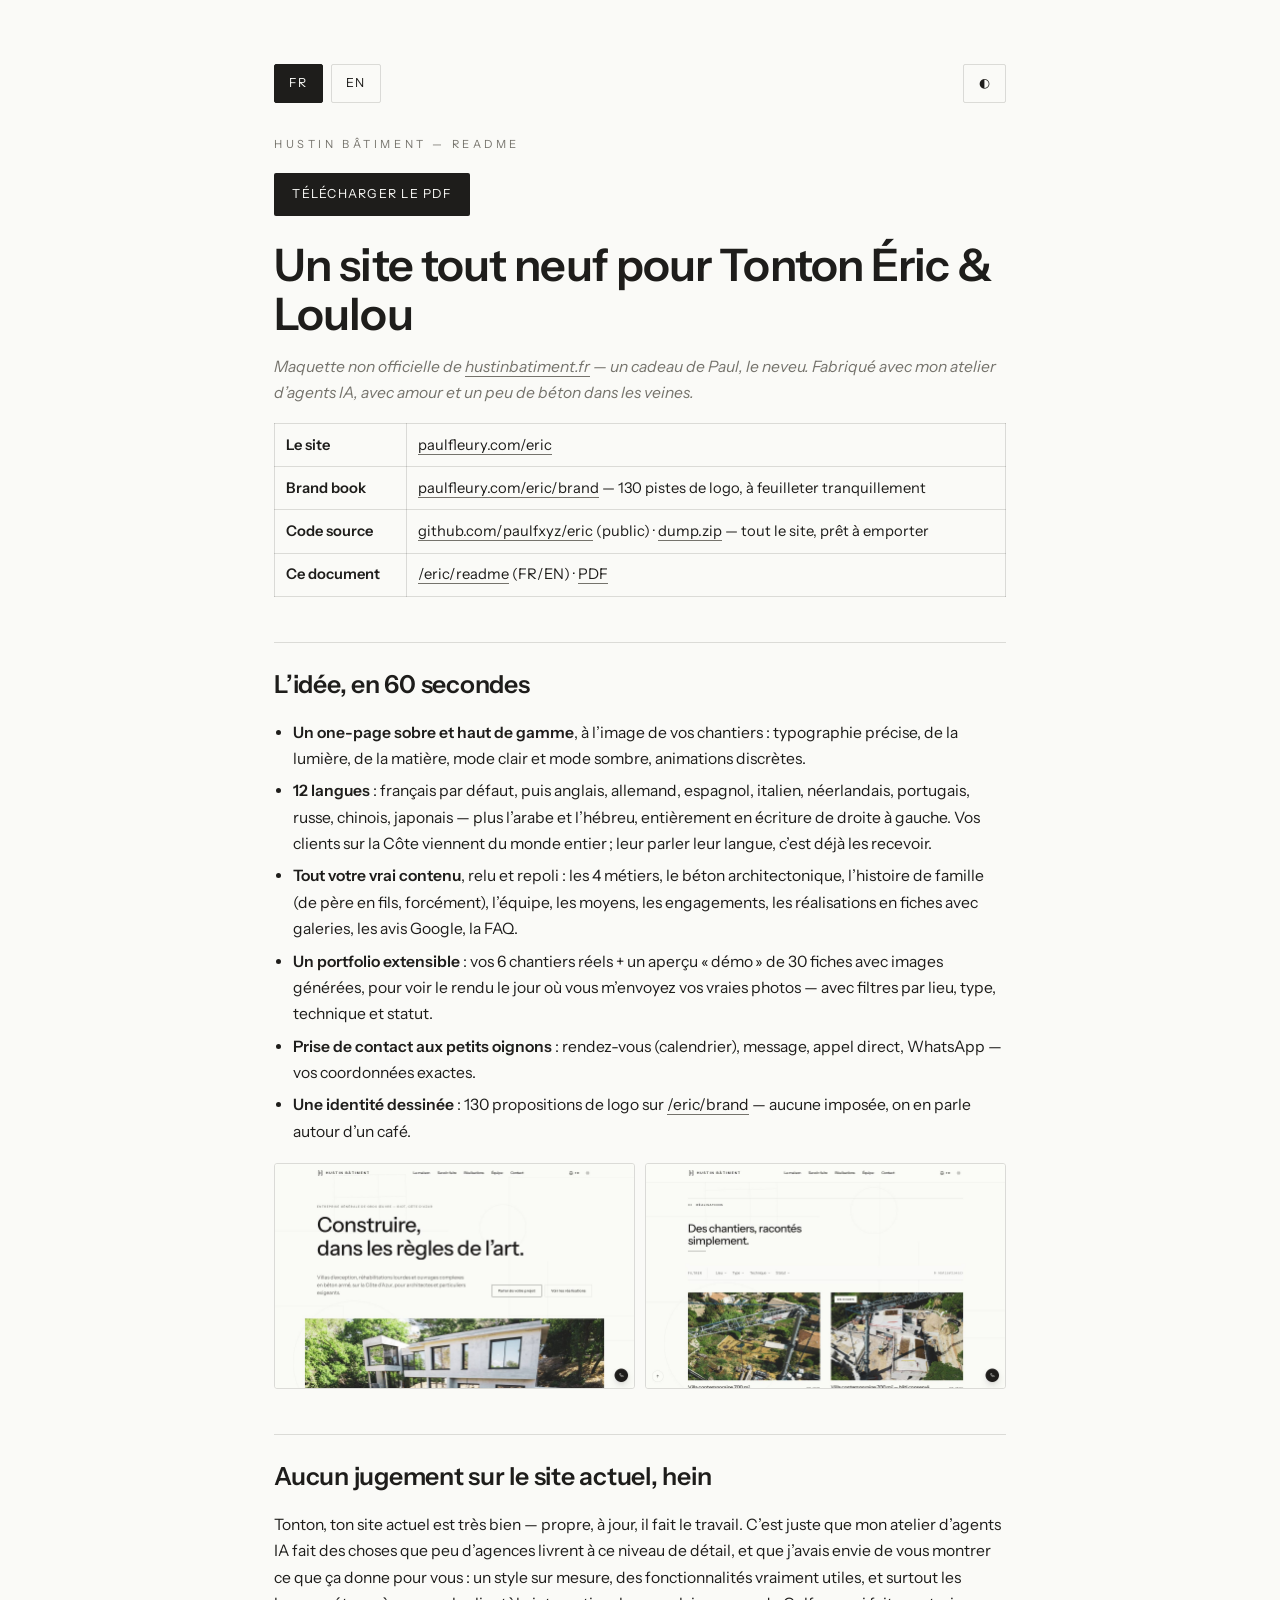
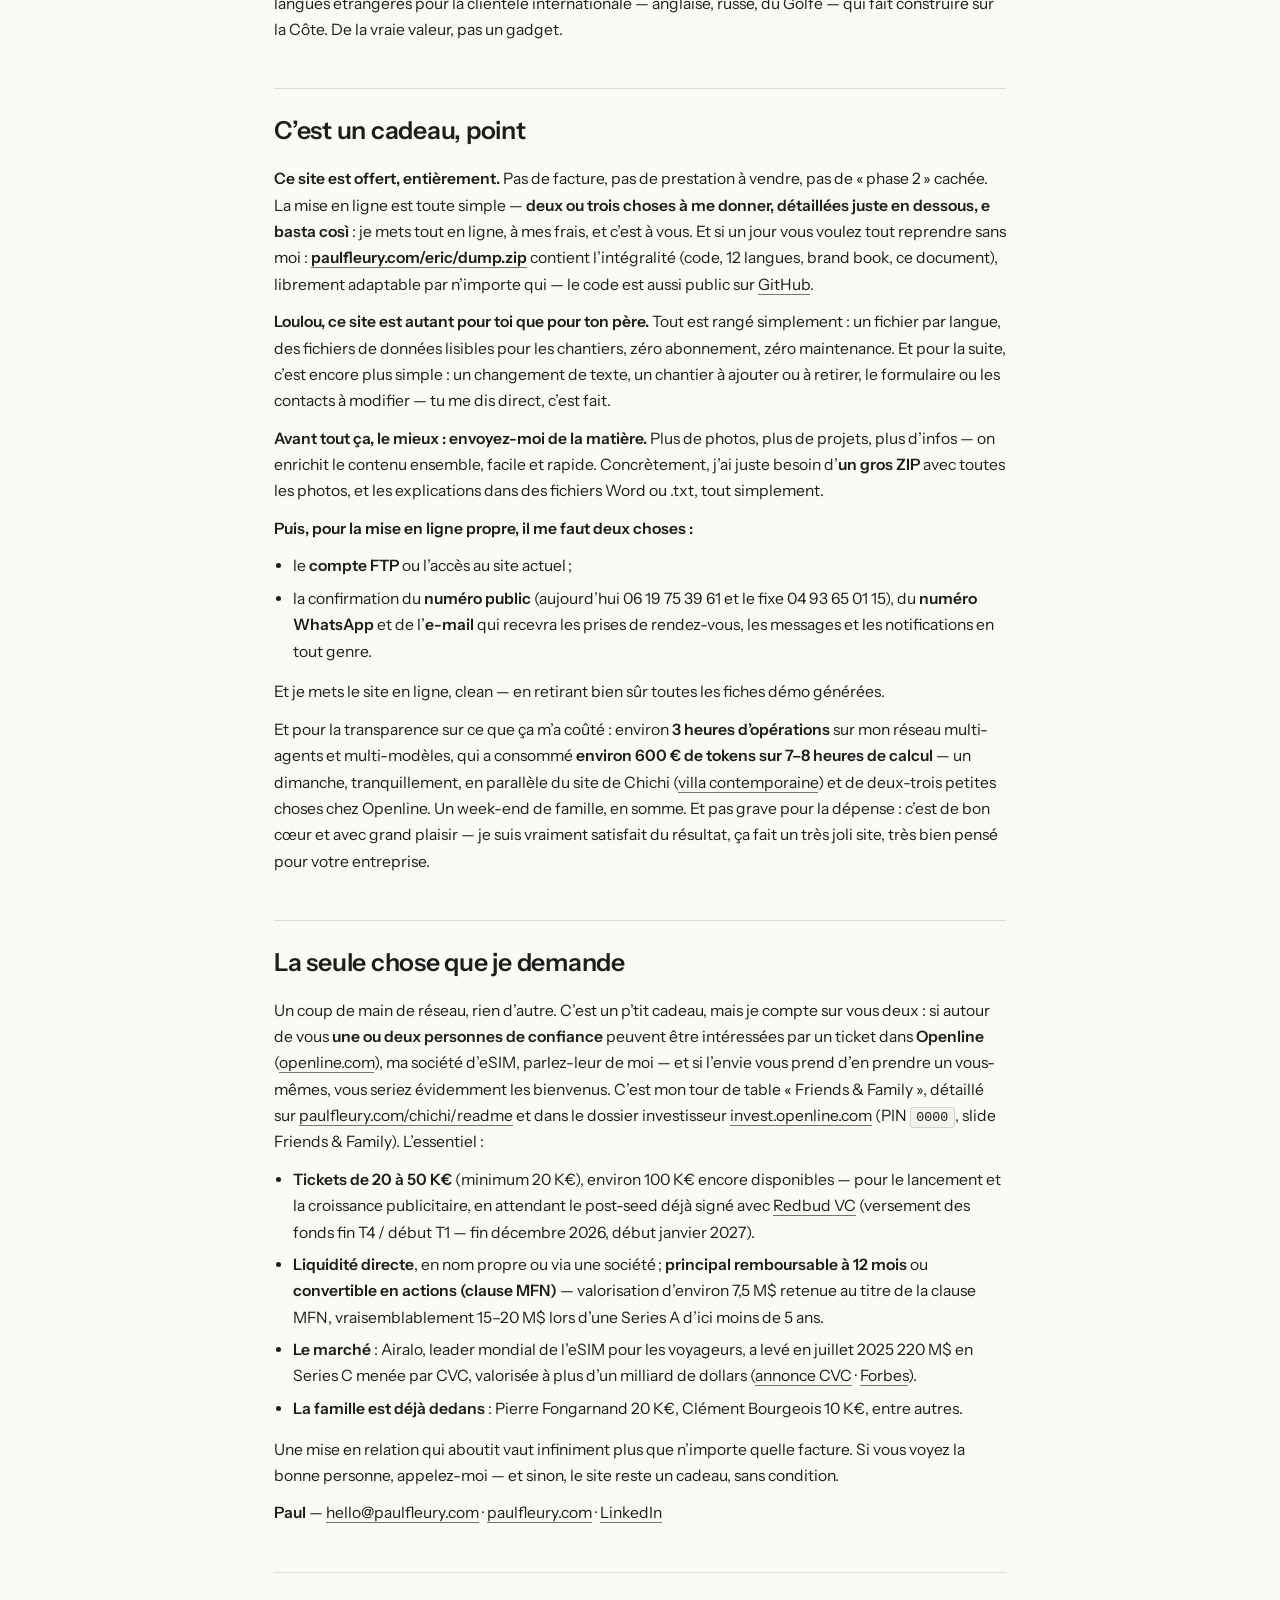
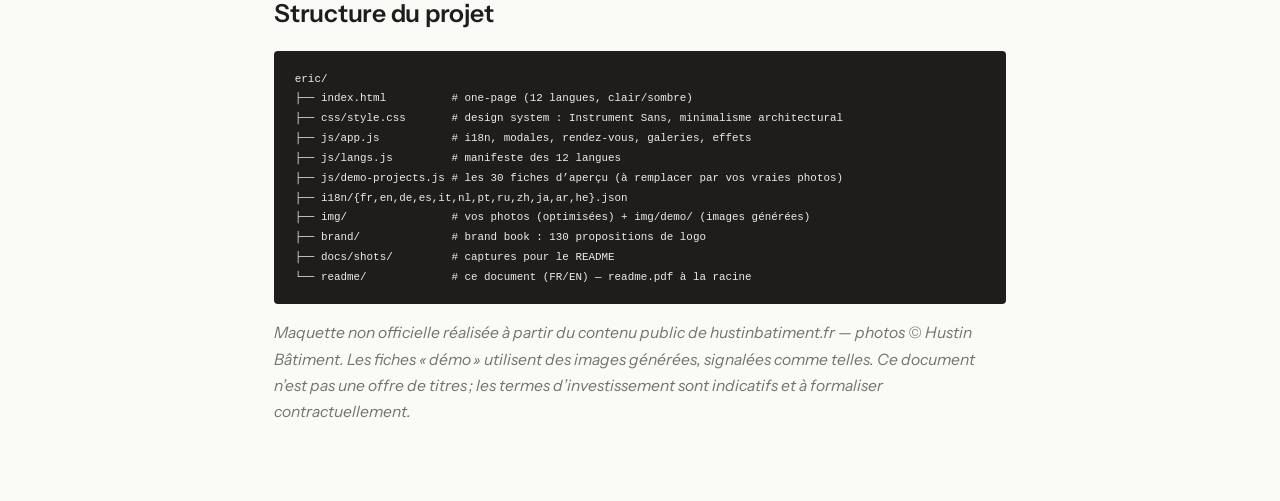
<file: readme/index.html>
<!doctype html>
<html lang="fr" data-theme="light">
<head>
<meta charset="utf-8">
<meta name="viewport" content="width=device-width, initial-scale=1">
<title>Hustin Bâtiment — README du cadeau</title>
<meta name="description" content="Un site tout neuf pour Tonton Éric & Loulou — cadeau de Paul. / A brand-new site for Uncle Éric & Loulou — a gift from Paul.">
<link rel="icon" type="image/svg+xml" href="../brand/favicon.svg?v=2">
<link rel="preconnect" href="https://fonts.googleapis.com">
<link rel="preconnect" href="https://fonts.gstatic.com" crossorigin>
<link href="https://fonts.googleapis.com/css2?family=Instrument+Sans:ital,wght@0,400..700;1,400..700&display=swap" rel="stylesheet">
<script>
(function(){var t=null;try{var m=document.cookie.match(/(?:^|; )hb-theme=([^;]*)/);t=m?m[1]:null}catch(e){}
if(!t&&window.matchMedia&&window.matchMedia('(prefers-color-scheme: dark)').matches)t='dark';
if(t)document.documentElement.setAttribute('data-theme',t);})();
</script>
<style>
:root{
  --bg:#FAFAF7; --ink:#1E1D1B; --muted:#75736C; --line:rgba(30,29,27,.14);
  --card:#F2F1EC; --codebg:#1E1D1B; --codefg:#EDECE8;
  --f:'Instrument Sans',system-ui,sans-serif;
}
html[data-theme="dark"]{
  --bg:#151514; --ink:#EDECE8; --muted:#9B9992; --line:rgba(237,236,232,.16);
  --card:#1D1D1B; --codebg:#0F0F0E; --codefg:#DCDBD5;
}
*{box-sizing:border-box;margin:0;padding:0}
body{font-family:var(--f);background:var(--bg);color:var(--ink);line-height:1.68;-webkit-font-smoothing:antialiased;transition:background .35s,color .35s}
.wrap{max-width:860px;margin:0 auto;padding:clamp(1.5rem,5vw,4rem)}
h1{font-weight:600;letter-spacing:-.02em;font-size:clamp(1.8rem,4.6vw,2.8rem);line-height:1.08;margin:0 0 1rem}
h2{font-weight:600;letter-spacing:-.01em;font-size:clamp(1.2rem,2.8vw,1.55rem);margin:2.8rem 0 .9rem;padding-top:1.3rem;border-top:1px solid var(--line)}
p,li{font-size:.98rem}
p{margin:.7rem 0}
ul{margin:.7rem 0 .9rem 1.2rem}
li{margin:.38rem 0}
a{color:inherit;text-decoration:none;border-bottom:1px solid var(--muted)}
a:hover{border-bottom-color:var(--ink)}
code{font-family:ui-monospace,SFMono-Regular,Menlo,monospace;font-size:.85em;background:var(--card);padding:.12em .4em;border:1px solid var(--line);border-radius:3px}
pre{font-family:ui-monospace,SFMono-Regular,Menlo,monospace;font-size:.8rem;background:var(--codebg);color:var(--codefg);padding:1.1rem 1.3rem;overflow-x:auto;margin:1rem 0;line-height:1.55;border-radius:4px}
pre code{background:none;border:none;color:inherit;padding:0}
table{width:100%;border-collapse:collapse;font-size:.92rem;margin:1rem 0 1.4rem}
td,th{border:1px solid var(--line);padding:.55rem .7rem;text-align:left;vertical-align:top}
em{color:var(--muted);font-style:italic}
strong{font-weight:600}
.eyebrow{font-size:.7rem;letter-spacing:.32em;text-transform:uppercase;color:var(--muted);display:block;margin-bottom:1rem}
.bar{display:flex;gap:.5rem;align-items:center;justify-content:space-between;margin-bottom:2rem}
.bar .left{display:flex;gap:.5rem}
.btn{font:inherit;font-size:.78rem;letter-spacing:.08em;text-transform:uppercase;background:none;border:1px solid var(--line);color:var(--ink);padding:.5rem .9rem;cursor:pointer;border-radius:2px;transition:border-color .2s}
.btn:hover{border-color:var(--ink)}
.btn.on{background:var(--ink);color:var(--bg);border-color:var(--ink)}
.dl{display:inline-block;font-size:.78rem;letter-spacing:.1em;text-transform:uppercase;color:var(--bg);background:var(--ink);padding:.68rem 1.15rem;border:none;margin:.2rem 0 1.6rem;border-radius:2px}
.dl:hover{opacity:.85}
.shots{display:grid;grid-template-columns:1fr 1fr;gap:.6rem;margin:1.1rem 0}
.shots img{width:100%;border:1px solid var(--line);display:block;border-radius:3px}
.lang-en{display:none}
html[data-lang="en"] .lang-fr{display:none}
html[data-lang="en"] .lang-en{display:block}
@media(max-width:600px){.shots{grid-template-columns:1fr}}
@media print{.bar,.dl{display:none!important}body{background:#fff;color:#111}.lang-en{display:none!important}.lang-fr{display:block!important}img,table,pre,blockquote{break-inside:avoid}}
</style>
</head>
<body>
<div class="wrap">
<div class="bar">
  <div class="left">
    <button class="btn on" id="bFr" type="button">FR</button>
    <button class="btn" id="bEn" type="button">EN</button>
  </div>
  <button class="btn" id="bTheme" type="button" aria-label="Thème">◐</button>
</div>

<!-- ============================== FR ============================== -->
<div class="lang-fr">
<span class="eyebrow">Hustin Bâtiment — README</span>
<a class="dl" href="../readme.pdf" download>Télécharger le PDF</a>
<h1>Un site tout neuf pour Tonton Éric &amp; Loulou</h1>
<p><em>Maquette non officielle de <a href="https://hustinbatiment.fr">hustinbatiment.fr</a> —
un cadeau de Paul, le neveu. Fabriqué avec mon atelier d’agents IA, avec amour et un peu
de béton dans les veines.</em></p>

<table>
<tbody>
<tr><td><strong>Le site</strong></td><td><a href="https://paulfleury.com/eric">paulfleury.com/eric</a></td></tr>
<tr><td><strong>Brand book</strong></td><td><a href="https://paulfleury.com/eric/brand">paulfleury.com/eric/brand</a> — 130 pistes de logo, à feuilleter tranquillement</td></tr>
<tr><td><strong>Code source</strong></td><td><a href="https://github.com/paulfxyz/eric">github.com/paulfxyz/eric</a> (public) · <a href="https://paulfleury.com/eric/dump.zip">dump.zip</a> — tout le site, prêt à emporter</td></tr>
<tr><td><strong>Ce document</strong></td><td><a href="https://paulfleury.com/eric/readme">/eric/readme</a> (FR/EN) · <a href="https://paulfleury.com/eric/readme.pdf">PDF</a></td></tr>
</tbody>
</table>

<h2>L’idée, en 60 secondes</h2>
<ul>
<li><strong>Un one-page sobre et haut de gamme</strong>, à l’image de vos chantiers : typographie
  précise, de la lumière, de la matière, mode clair et mode sombre, animations discrètes.</li>
<li><strong>12 langues</strong> : français par défaut, puis anglais, allemand, espagnol, italien,
  néerlandais, portugais, russe, chinois, japonais — plus l’arabe et l’hébreu, entièrement en écriture
  de droite à gauche. Vos clients sur la Côte viennent du monde entier ; leur parler leur langue,
  c’est déjà les recevoir.</li>
<li><strong>Tout votre vrai contenu</strong>, relu et repoli : les 4 métiers, le béton architectonique,
  l’histoire de famille (de père en fils, forcément), l’équipe, les moyens, les engagements,
  les réalisations en fiches avec galeries, les avis Google, la FAQ.</li>
<li><strong>Un portfolio extensible</strong> : vos 6 chantiers réels + un aperçu « démo » de 30 fiches
  avec images générées, pour voir le rendu le jour où vous m’envoyez vos vraies photos —
  avec filtres par lieu, type, technique et statut.</li>
<li><strong>Prise de contact aux petits oignons</strong> : rendez-vous (calendrier), message, appel
  direct, WhatsApp — vos coordonnées exactes.</li>
<li><strong>Une identité dessinée</strong> : 130 propositions de logo sur
  <a href="https://paulfleury.com/eric/brand">/eric/brand</a> — aucune imposée, on en parle
  autour d’un café.</li>
</ul>
<div class="shots">
<img alt="Aperçu du site — accueil" src="../docs/shots/hero.jpg" loading="lazy" decoding="async">
<img alt="Aperçu du site — réalisations" src="../docs/shots/realisations.jpg" loading="lazy" decoding="async">
</div>

<h2>Aucun jugement sur le site actuel, hein</h2>
<p>Tonton, ton site actuel est très bien — propre, à jour, il fait le travail. C’est juste que
mon atelier d’agents IA fait des choses que peu d’agences livrent à ce niveau de détail, et
que j’avais envie de vous montrer ce que ça donne pour vous : un style sur mesure, des
fonctionnalités vraiment utiles, et surtout les langues étrangères pour la clientèle
internationale — anglaise, russe, du Golfe — qui fait construire sur la Côte. De la vraie
valeur, pas un gadget.</p>

<h2>C’est un cadeau, point</h2>
<p><strong>Ce site est offert, entièrement.</strong> Pas de facture, pas de prestation à vendre, pas de
« phase 2 » cachée. La mise en ligne est toute simple — <strong>deux ou trois choses à me donner, détaillées juste
en dessous, e basta così</strong> : je mets tout en ligne, à mes frais, et c’est à vous.
Et si un jour vous voulez tout reprendre sans moi :
<a href="https://paulfleury.com/eric/dump.zip"><strong>paulfleury.com/eric/dump.zip</strong></a> contient
l’intégralité (code, 12 langues, brand book, ce document), librement adaptable par n’importe
qui — le code est aussi public sur <a href="https://github.com/paulfxyz/eric">GitHub</a>.</p>
<p><strong>Loulou, ce site est autant pour toi que pour ton père.</strong> Tout est rangé simplement :
un fichier par langue, des fichiers de données lisibles pour les chantiers, zéro abonnement,
zéro maintenance. Et pour la suite, c’est encore plus simple : un changement de texte, un
chantier à ajouter ou à retirer, le formulaire ou les contacts à modifier — tu me dis direct,
c’est fait.</p>
<p><strong>Avant tout ça, le mieux : envoyez-moi de la matière.</strong> Plus de photos, plus de
projets, plus d’infos — on enrichit le contenu ensemble, facile et rapide. Concrètement,
j’ai juste besoin d’<strong>un gros ZIP</strong> avec toutes les photos, et les explications dans des
fichiers Word ou .txt, tout simplement.</p>
<p><strong>Puis, pour la mise en ligne propre, il me faut deux choses :</strong></p>
<ul>
<li>le <strong>compte FTP</strong> ou l’accès au site actuel ;</li>
<li>la confirmation du <strong>numéro public</strong> (aujourd’hui 06 19 75 39 61 et le fixe
  04 93 65 01 15), du <strong>numéro WhatsApp</strong> et de l’<strong>e-mail</strong> qui recevra les prises de
  rendez-vous, les messages et les notifications en tout genre.</li>
</ul>
<p>Et je mets le site en ligne, clean — en retirant bien sûr toutes les fiches démo générées.</p>
<p>Et pour la transparence sur ce que ça m’a coûté : environ <strong>3 heures d’opérations</strong> sur mon
réseau multi-agents et multi-modèles, qui a consommé <strong>environ 600 € de tokens sur 7–8 heures
de calcul</strong> — un dimanche, tranquillement, en parallèle du site de Chichi
(<a href="https://paulfleury.com/chichi">villa contemporaine</a>) et de deux-trois petites choses
chez Openline. Un week-end de famille, en somme. Et pas grave pour la dépense : c’est de
bon cœur et avec grand plaisir — je suis vraiment satisfait du résultat, ça fait un très
joli site, très bien pensé pour votre entreprise.</p>

<h2>La seule chose que je demande</h2>
<p>Un coup de main de réseau, rien d’autre. C’est un p’tit cadeau, mais je compte sur vous
deux : si autour de vous <strong>une ou deux personnes de confiance</strong> peuvent être intéressées
par un ticket dans <strong>Openline</strong> (<a href="https://openline.com">openline.com</a>), ma société
d’eSIM, parlez-leur de moi — et si l’envie vous prend d’en prendre un vous-mêmes, vous seriez
évidemment les bienvenus. C’est mon tour de table « Friends &amp; Family », détaillé sur
<a href="https://paulfleury.com/chichi/readme">paulfleury.com/chichi/readme</a> et dans le dossier
investisseur <a href="https://invest.openline.com">invest.openline.com</a> (PIN <code>0000</code>,
slide Friends &amp; Family). L’essentiel :</p>
<ul>
<li><strong>Tickets de 20 à 50 K€</strong> (minimum 20 K€), environ 100 K€ encore disponibles — pour le
  lancement et la croissance publicitaire, en attendant le post-seed déjà signé avec
  <a href="https://www.redbud.vc">Redbud VC</a> (versement des fonds fin T4 / début T1 — fin décembre 2026, début janvier 2027).</li>
<li><strong>Liquidité directe</strong>, en nom propre ou via une société ; <strong>principal remboursable à
  12 mois</strong> ou <strong>convertible en actions (clause MFN)</strong> — valorisation d’environ 7,5 M$ retenue au
  titre de la clause MFN, vraisemblablement 15–20 M$ lors d’une Series A d’ici moins de 5 ans.</li>
<li><strong>Le marché</strong> : Airalo, leader mondial de l’eSIM pour les voyageurs, a levé en juillet 2025 220 M$ en Series C
  menée par CVC, valorisée à plus d’un milliard de dollars
  (<a href="https://www.cvc.com/media/news/2025/airalo-becomes-the-first-esim-unicorn-with-an-investment-round-of-220m/">annonce CVC</a> ·
  <a href="https://www.forbes.com/sites/yessarrosendar/2025/07/11/singapores-airalo-becomes-unicorn-after-raising-220-million-in-cvc-led-round/">Forbes</a>).</li>
<li><strong>La famille est déjà dedans</strong> : Pierre Fongarnand 20 K€, Clément Bourgeois 10 K€,
  entre autres.</li>
</ul>
<p>Une mise en relation qui aboutit vaut infiniment plus que n’importe quelle facture. Si vous voyez la
bonne personne, appelez-moi — et sinon, le site reste un cadeau, sans condition.</p>
<p><strong>Paul</strong> — <a href="mailto:hello@paulfleury.com">hello@paulfleury.com</a> ·
<a href="https://paulfleury.com">paulfleury.com</a> · <a href="https://www.linkedin.com/in/paulfxyz/">LinkedIn</a></p>

<h2>Structure du projet</h2>
<pre><code>eric/
├── index.html          # one-page (12 langues, clair/sombre)
├── css/style.css       # design system : Instrument Sans, minimalisme architectural
├── js/app.js           # i18n, modales, rendez-vous, galeries, effets
├── js/langs.js         # manifeste des 12 langues
├── js/demo-projects.js # les 30 fiches d’aperçu (à remplacer par vos vraies photos)
├── i18n/{fr,en,de,es,it,nl,pt,ru,zh,ja,ar,he}.json
├── img/                # vos photos (optimisées) + img/demo/ (images générées)
├── brand/              # brand book : 130 propositions de logo
├── docs/shots/         # captures pour le README
└── readme/             # ce document (FR/EN) — readme.pdf à la racine
</code></pre>
<p><em>Maquette non officielle réalisée à partir du contenu public de hustinbatiment.fr — photos
© Hustin Bâtiment. Les fiches « démo » utilisent des images générées, signalées comme telles.
Ce document n’est pas une offre de titres ; les termes d’investissement sont indicatifs et à
formaliser contractuellement.</em></p>
</div>

<!-- ============================== EN ============================== -->
<div class="lang-en">
<span class="eyebrow">Hustin Bâtiment — README</span>
<a class="dl" href="../readme.pdf" download>Download the PDF (French)</a>
<h1>A brand-new site for Uncle Éric &amp; Loulou</h1>
<p><em>Unofficial mockup of <a href="https://hustinbatiment.fr">hustinbatiment.fr</a> — a gift
from Paul, the nephew. Built with my AI-agent workshop, with love and a bit of concrete
in my veins.</em></p>

<table>
<tbody>
<tr><td><strong>The site</strong></td><td><a href="https://paulfleury.com/eric">paulfleury.com/eric</a></td></tr>
<tr><td><strong>Brand book</strong></td><td><a href="https://paulfleury.com/eric/brand">paulfleury.com/eric/brand</a> — 130 logo directions, to browse over a coffee</td></tr>
<tr><td><strong>Source code</strong></td><td><a href="https://github.com/paulfxyz/eric">github.com/paulfxyz/eric</a> (public) · <a href="https://paulfleury.com/eric/dump.zip">dump.zip</a> — the whole site, ready to take away</td></tr>
<tr><td><strong>This document</strong></td><td><a href="https://paulfleury.com/eric/readme">/eric/readme</a> (FR/EN) · <a href="https://paulfleury.com/eric/readme.pdf">PDF</a></td></tr>
</tbody>
</table>

<h2>The idea, in 60 seconds</h2>
<ul>
<li><strong>A restrained, high-end one-pager</strong>, built like your projects: precise typography,
  daylight, materiality, light and dark modes, discreet animations.</li>
<li><strong>12 languages</strong>: French by default, then English, German, Spanish, Italian, Dutch,
  Portuguese, Russian, Chinese, Japanese — plus Arabic and Hebrew in full right-to-left.
  Your Riviera clients come from everywhere; speaking their language is already a form of
  welcome.</li>
<li><strong>All your real content</strong>, reviewed and polished: the 4 trades, architectural concrete,
  the family story (father to son, of course), the team, the equipment, the commitments,
  project sheets with galleries, Google reviews, FAQ.</li>
<li><strong>An expandable portfolio</strong>: your 6 real projects + a 30-sheet “demo” preview with
  generated images, so you can see how it will look once you send me your real photos — with filters
  by location, type, technique and status.</li>
<li><strong>Contact done properly</strong>: appointments (calendar), message, direct call, WhatsApp —
  your exact details.</li>
<li><strong>A drawn identity</strong>: 130 logo proposals on
  <a href="https://paulfleury.com/eric/brand">/eric/brand</a> — none imposed, we’ll talk it
  over coffee.</li>
</ul>
<div class="shots">
<img alt="Site preview — home" src="../docs/shots/hero.jpg" loading="lazy" decoding="async">
<img alt="Site preview — projects" src="../docs/shots/realisations.jpg" loading="lazy" decoding="async">
</div>

<h2>No judgement on the current site, promise</h2>
<p>Tonton, your current site is perfectly fine — clean, up to date, it does the job. It’s just
that my AI-agent workshop produces things few agencies deliver at this level of detail, and
I wanted to show you both what that looks like for you: a tailor-made style, genuinely
useful features, and above all foreign languages for the international clientele — English,
Russian, Gulf — building on the Riviera. Real value, not a gimmick.</p>

<h2>It’s a gift, full stop</h2>
<p><strong>This site is offered, entirely.</strong> No invoice, no service to sell, no hidden “phase 2”.
Going live is simple — <strong>two or three things to send me, detailed just below, e basta
così</strong>: I put everything online, at my expense, and it’s yours. And if one day you want to take it all
without me: <a href="https://paulfleury.com/eric/dump.zip"><strong>paulfleury.com/eric/dump.zip</strong></a>
contains everything (code, 12 languages, brand book, this document), freely adaptable by
anyone — the code is also public on <a href="https://github.com/paulfxyz/eric">GitHub</a>.</p>
<p><strong>Loulou, this site is as much yours as your father’s.</strong> Everything is tidily organised:
one file per language, readable data files for the projects, zero subscriptions, zero
maintenance. And going forward it’s even simpler: a text to change, a project to add or
remove, the form or contact details to update — just tell me, it’s done.</p>
<p><strong>Before all that, the best thing: send me material.</strong> More photos, more projects,
more information — we’ll enrich the content together, quick and easy. Concretely, all I
need is <strong>one big ZIP</strong> with all the photos, and the explanations in simple Word or
.txt files.</p>
<p><strong>Then, to put the site live cleanly, I need two things:</strong></p>
<ul>
<li>the <strong>FTP account</strong> or access to the current site;</li>
<li>confirmation of the <strong>public phone number</strong> (currently 06 19 75 39 61 and the landline
  04 93 65 01 15), the <strong>WhatsApp number</strong> and the <strong>e-mail address</strong> that will receive
  appointment requests, messages and notifications of all kinds.</li>
</ul>
<p>And I put the site online, clean — removing, of course, all the generated demo sheets.</p>
<p>And in the interest of transparency about what it cost me: about <strong>3 hours of hands-on work</strong>
on my multi-agent, multi-model network, which burned <strong>roughly €600 in tokens across a 7–8
hour run</strong> — on a quiet Sunday, alongside Chichi’s site
(<a href="https://paulfleury.com/chichi">villa contemporaine</a>) and a couple of small things
at Openline. A family weekend, in every sense. And the expense really doesn’t matter: it
was wholehearted and a genuine pleasure — I’m truly happy with the result, it makes for a
very pretty site, thought through for your company.</p>

<h2>The only thing I ask</h2>
<p>A hand with your network, nothing else. It’s a small gift, but I’m counting on you two:
if around you <strong>one or two trusted people</strong> might be interested in a ticket in
<strong>Openline</strong> (<a href="https://openline.com">openline.com</a>), my eSIM company, tell them
about me — and if you feel like taking one yourselves, you would obviously be most welcome. It’s my
Friends &amp; Family round, detailed on
<a href="https://paulfleury.com/chichi/readme">paulfleury.com/chichi/readme</a> and in the
investor deck <a href="https://invest.openline.com">invest.openline.com</a> (PIN <code>0000</code>,
Friends &amp; Family slide). The essentials:</p>
<ul>
<li><strong>Tickets of €20–50K</strong> (minimum €20K), about €100K still available — funding launch
  and advertising growth while the post-seed, already signed with
  <a href="https://www.redbud.vc">Redbud VC</a>, lands at the turn of Q4/Q1 (late December 2026 / early January 2027).</li>
<li><strong>Direct liquidity</strong>, personally or through a company; <strong>principal repayable at
  12 months</strong> or <strong>convertible into shares (MFN clause)</strong> — around a $7.5M valuation under
  the MFN clause, plausibly $15–20M in a Series A within less than 5 years.</li>
<li><strong>The market</strong>: Airalo, the world’s leading travel eSIM provider, raised $220M in July 2025 in a
  CVC-led Series C at a $1B+ valuation
  (<a href="https://www.cvc.com/media/news/2025/airalo-becomes-the-first-esim-unicorn-with-an-investment-round-of-220m/">CVC announcement</a> ·
  <a href="https://www.forbes.com/sites/yessarrosendar/2025/07/11/singapores-airalo-becomes-unicorn-after-raising-220-million-in-cvc-led-round/">Forbes</a>).</li>
<li><strong>The family is already in</strong>: Pierre Fongarnand €20K, Clément Bourgeois €10K, among others.</li>
</ul>
<p>An intro that lands is worth infinitely more than any invoice. If you spot the right person,
call me — and if not, the site remains a gift, no strings attached.</p>
<p><strong>Paul</strong> — <a href="mailto:hello@paulfleury.com">hello@paulfleury.com</a> ·
<a href="https://paulfleury.com">paulfleury.com</a> · <a href="https://www.linkedin.com/in/paulfxyz/">LinkedIn</a></p>

<h2>Project structure</h2>
<pre><code>eric/
├── index.html          # one-page (12 languages, light/dark)
├── css/style.css       # design system: Instrument Sans, architectural minimal
├── js/app.js           # i18n, modals, appointments, galleries, effects
├── js/langs.js         # manifest of the 12 languages
├── js/demo-projects.js # the 30 preview sheets (to be replaced by your real photos)
├── i18n/{fr,en,de,es,it,nl,pt,ru,zh,ja,ar,he}.json
├── img/                # your photos (optimised) + img/demo/ (generated images)
├── brand/              # brand book: 130 logo proposals
├── docs/shots/         # captures for the README
└── readme/             # this document (FR/EN) — readme.pdf at the root
</code></pre>
<p><em>Unofficial mockup based on the public content of hustinbatiment.fr — photos
© Hustin Bâtiment. “Demo” sheets use generated images, labelled as such. This document is
not an offer of securities; investment terms are indicative and subject to contract.</em></p>
</div>

</div>
<script>
(function(){
  var html=document.documentElement;
  function cookie(k,v){try{document.cookie=k+'='+v+'; path=/; max-age=31536000; SameSite=Lax'}catch(e){}}
  function getc(k){try{var m=document.cookie.match(new RegExp('(?:^|; )'+k+'=([^;]*)'));return m?m[1]:null}catch(e){return null}}
  var bFr=document.getElementById('bFr'),bEn=document.getElementById('bEn'),bT=document.getElementById('bTheme');
  function setLang(l){html.setAttribute('data-lang',l);html.setAttribute('lang',l);bFr.classList.toggle('on',l==='fr');bEn.classList.toggle('on',l==='en');bT.setAttribute('aria-label',l==='fr'?'Thème':'Theme');cookie('hb-readme-lang',l);}
  var saved=getc('hb-readme-lang');var h=(location.hash.match(/lang=(fr|en)/)||[])[1];
  setLang(h||saved||'fr');
  bFr.onclick=function(){setLang('fr')};bEn.onclick=function(){setLang('en')};
  bT.onclick=function(){var d=html.getAttribute('data-theme')==='dark'?'light':'dark';html.setAttribute('data-theme',d);cookie('hb-theme',d);};
})();
</script>
</body>
</html>
</file>
<file: css/style.css>
/* ============================================================
   HUSTIN BÂTIMENT — Proposition 2 « L'Atelier »
   Minimal architectural — Instrument Sans, lumière & pierre
   ============================================================ */

/* ---------- Tokens ---------- */
:root {
  --bg: #FAFAF7;
  --bg-raised: #F4F3EE;
  --ink: #1E1D1B;
  --stone: #8C8A84;
  --stone-text: #66645E;
  --line: rgba(30, 29, 27, 0.14);
  --line-soft: rgba(30, 29, 27, 0.08);
  --scrim: rgba(24, 23, 21, 0.62);
  --shadow-soft: 0 22px 48px -24px rgba(24, 23, 21, 0.28);

  --font: "Instrument Sans", "Helvetica Neue", Arial, sans-serif;

  --text-xs: 0.6875rem;   /* 11 — étiquettes */
  --text-sm: 0.875rem;    /* 14 */
  --text-base: 1.0625rem; /* 17 */
  --text-md: 1.25rem;     /* 20 */
  --text-lg: clamp(1.375rem, 1.1rem + 1.2vw, 2rem);      /* h2 / h3 */
  --text-xl: clamp(1.75rem, 1.3rem + 2vw, 2.75rem);      /* titres section */
  --text-hero: clamp(2.5rem, 1.6rem + 4.6vw, 5.25rem);   /* h1 */

  --wrap: 1200px;
  --gutter: clamp(1.25rem, 4vw, 3rem);
  --sec-pad: clamp(4.5rem, 10vw, 8.5rem);

  --ease: cubic-bezier(0.22, 0.61, 0.2, 1);

  --geo-alpha: 0.055;      /* formes de fond : ~4–7 % en clair */
  --geo-alpha-line: 0.07;
}

[data-theme="dark"] {
  --bg: #151514;
  --bg-raised: #1D1D1B;
  --ink: #EDECE8;
  --stone: #98948B;
  --stone-text: #ABA79E;
  --line: rgba(237, 236, 232, 0.16);
  --line-soft: rgba(237, 236, 232, 0.09);
  --scrim: rgba(8, 8, 7, 0.68);
  --shadow-soft: 0 22px 48px -24px rgba(0, 0, 0, 0.55);
  --geo-alpha: 0.075;      /* formes de fond : ~6–9 % en sombre */
  --geo-alpha-line: 0.09;
}

@media (prefers-color-scheme: dark) {
  :root:not([data-theme="light"]) {
    --bg: #151514;
    --bg-raised: #1D1D1B;
    --ink: #EDECE8;
    --stone: #98948B;
    --stone-text: #ABA79E;
    --line: rgba(237, 236, 232, 0.16);
    --line-soft: rgba(237, 236, 232, 0.09);
    --scrim: rgba(8, 8, 7, 0.68);
    --shadow-soft: 0 22px 48px -24px rgba(0, 0, 0, 0.55);
    --geo-alpha: 0.075;
    --geo-alpha-line: 0.09;
  }
}

/* ---------- Base ---------- */
*, *::before, *::after { box-sizing: border-box; }

html { scroll-behavior: smooth; }
@media (prefers-reduced-motion: reduce) {
  html { scroll-behavior: auto; }
}

body {
  margin: 0;
  font-family: var(--font);
  font-size: var(--text-base);
  font-weight: 400;
  line-height: 1.65;
  color: var(--ink);
  background: var(--bg);
  -webkit-font-smoothing: antialiased;
  text-rendering: optimizeLegibility;
  overflow-x: hidden;
}

/* Polices par langue — chargées uniquement quand la langue est active */
html[lang="ar"] body, html[lang="ar"] button, html[lang="ar"] input, html[lang="ar"] textarea {
  font-family: "Noto Naskh Arabic", "Instrument Sans", Arial, sans-serif;
}
html[lang="he"] body, html[lang="he"] button, html[lang="he"] input, html[lang="he"] textarea {
  font-family: "Frank Ruhl Libre", "Instrument Sans", Arial, sans-serif;
}
html[lang="zh"] body, html[lang="zh"] button, html[lang="zh"] input, html[lang="zh"] textarea {
  font-family: "Instrument Sans", "Noto Sans SC", "PingFang SC", sans-serif;
}
html[lang="ja"] body, html[lang="ja"] button, html[lang="ja"] input, html[lang="ja"] textarea {
  font-family: "Instrument Sans", "Noto Sans JP", "Hiragino Sans", sans-serif;
}
html[lang="ar"] *, html[lang="he"] * { letter-spacing: 0 !important; }

/* Transition de thème douce, partout */
html.theme-anim body,
html.theme-anim body * {
  transition: background-color 0.45s var(--ease), color 0.45s var(--ease), border-color 0.45s var(--ease), fill 0.45s var(--ease), stroke 0.45s var(--ease) !important;
}

img { display: block; max-width: 100%; }

h1, h2, h3 {
  font-weight: 500;
  letter-spacing: -0.022em;
  line-height: 1.12;
  margin: 0 0 0.6em;
}

h1 { font-size: var(--text-hero); }
h2 { font-size: var(--text-xl); }
h3 { font-size: var(--text-lg); }

p { margin: 0 0 1em; }
p:last-child { margin-bottom: 0; }

a {
  color: inherit;
  text-decoration: underline;
  text-decoration-thickness: 1px;
  text-underline-offset: 0.22em;
  text-decoration-color: var(--stone-text);
  transition: text-decoration-color 0.25s var(--ease), opacity 0.25s var(--ease);
}
a:hover { text-decoration-color: currentColor; }

button { font: inherit; color: inherit; }

::selection { background: var(--ink); color: var(--bg); }

:focus-visible {
  outline: 1.5px solid var(--ink);
  outline-offset: 3px;
  border-radius: 1px;
}

.skip {
  position: absolute;
  inset-inline-start: -9999px;
  top: 0;
  z-index: 200;
  background: var(--ink);
  color: var(--bg);
  padding: 0.6rem 1rem;
  text-decoration: none;
}
.skip:focus { inset-inline-start: 0.75rem; top: 0.75rem; }

.wrap {
  max-width: var(--wrap);
  margin: 0 auto;
  padding: 0 var(--gutter);
}

/* Étiquettes petites capitales espacées */
.label {
  font-size: var(--text-xs);
  font-weight: 500;
  letter-spacing: 0.22em;
  text-transform: uppercase;
  color: var(--stone-text);
  margin: 0 0 1rem;
}

.cap {
  font-size: var(--text-sm);
  color: var(--stone-text);
  margin: 0.7rem 0 0;
  letter-spacing: 0.01em;
}

/* ---------- Boutons-lignes (sobres) ---------- */
.btn-line {
  display: inline-block;
  padding: 0.72rem 1.5rem;
  border: 1px solid var(--ink);
  font-size: var(--text-sm);
  font-weight: 500;
  letter-spacing: 0.04em;
  text-decoration: none;
  background: transparent;
  cursor: pointer;
  transition: background-color 0.3s var(--ease), color 0.3s var(--ease), border-color 0.3s var(--ease);
}
.btn-line:hover { background: var(--ink); color: var(--bg); }
.btn-line.ghost { border-color: var(--line); }
.btn-line.ghost:hover { border-color: var(--ink); background: transparent; color: var(--ink); }

/* ---------- Header ---------- */
.header {
  position: fixed;
  inset: 0 0 auto;
  z-index: 100;
  background: transparent;
  border-bottom: 1px solid transparent;
  transition: background-color 0.35s var(--ease), border-color 0.35s var(--ease);
}
.header.scrolled {
  background: color-mix(in srgb, var(--bg) 88%, transparent);
  -webkit-backdrop-filter: blur(12px);
  backdrop-filter: blur(12px);
  border-bottom-color: var(--line-soft);
}

.header-in {
  max-width: var(--wrap);
  margin: 0 auto;
  padding: 0 var(--gutter);
  height: 72px;
  display: flex;
  align-items: center;
  justify-content: space-between;
  gap: 1.5rem;
}

.brand {
  display: inline-flex;
  align-items: center;
  gap: 0.65rem;
  text-decoration: none;
  border: 0;
  background: none;
  padding: 0;
  margin: 0;
  font: inherit;
  color: inherit;
  cursor: pointer;
  text-align: start;
}
.brand-mark { width: 26px; height: 26px; flex: none; overflow: visible; }

/* Monogramme H — tracé au chargement, rejouable (hover / tap) via .logo-run */
.brand-mark rect {
  stroke-dasharray: 1;
  stroke-dashoffset: 1;
}
.brand.logo-run .brand-mark rect { animation: hb-draw 0.9s var(--ease) forwards; }
.brand.logo-run .brand-mark rect:nth-child(2) { animation-delay: 0.16s; }
.brand.logo-run .brand-mark rect.mk-bar { animation-delay: 0.32s; }
@keyframes hb-draw { to { stroke-dashoffset: 0; } }

/* Désintégration (.logo-out) — miroir exact de l'entrée : le H se détrace barre d'abord */
.brand.logo-out .brand-mark rect { animation: hb-undraw 0.26s var(--ease) both; animation-delay: 0.15s; }
.brand.logo-out .brand-mark rect:nth-child(2) { animation-delay: 0.1s; }
.brand.logo-out .brand-mark rect.mk-bar { animation-delay: 0.05s; }
@keyframes hb-undraw { from { stroke-dashoffset: 0; } to { stroke-dashoffset: 1; } }

.brand-name {
  font-size: 0.8125rem;
  font-weight: 600;
  letter-spacing: 0.3em;
  text-transform: uppercase;
  white-space: nowrap;
  display: inline-block;
  overflow: hidden;
}
.bn-in { display: inline-block; direction: ltr; unicode-bidi: isolate; }

/* Lettres du wordmark — montée en cascade */
.bl {
  display: inline-block;
  transform: translateY(135%);
}
.brand.logo-run .bl {
  animation: hb-rise 0.6s var(--ease) both;
  animation-delay: calc(0.3s + var(--i, 0) * 0.035s);
}
@keyframes hb-rise { to { transform: none; } }

/* Lettres — redescente en ordre inverse (--ri) pendant la désintégration */
.brand.logo-out .bl {
  animation: hb-fall 0.2s var(--ease) both;
  animation-delay: calc(var(--ri, 0) * 0.012s);
}
@keyframes hb-fall { from { transform: none; } to { transform: translateY(135%); } }

.nav { display: flex; gap: 1.9rem; }
.nav a {
  font-size: var(--text-sm);
  font-weight: 500;
  text-decoration: none;
  position: relative;
}
.nav a::after {
  content: "";
  position: absolute;
  inset-inline-start: 0;
  inset-inline-end: 100%;
  bottom: -4px;
  height: 1px;
  background: currentColor;
  transition: inset-inline-end 0.3s var(--ease);
}
.nav a:hover::after { inset-inline-end: 0; }

.header-tools { display: flex; align-items: center; gap: 0.5rem; }

.tool-btn {
  border: 0;
  background: none;
  display: inline-flex;
  align-items: center;
  justify-content: center;
  gap: 0.4rem;
  min-height: 36px;
  padding: 0.35rem 0.5rem;
  cursor: pointer;
  color: var(--ink);
  opacity: 0.85;
  transition: opacity 0.25s var(--ease);
}
.tool-btn:hover { opacity: 1; }
.tool-btn svg { width: 19px; height: 19px; }
.globe-code {
  font-size: var(--text-xs);
  font-weight: 600;
  letter-spacing: 0.12em;
}

.theme-toggle svg { width: 20px; height: 20px; }
.theme-toggle .ic-moon, .pref-btn .ic-moon { display: none; }
html.is-dark .theme-toggle .ic-moon, html.is-dark .pref-btn .ic-moon { display: block; }
html.is-dark .theme-toggle .ic-sun, html.is-dark .pref-btn .ic-sun { display: none; }

/* Burger */
.burger {
  display: none;
  border: 0;
  background: none;
  width: 40px;
  height: 40px;
  padding: 10px 8px;
  cursor: pointer;
  flex-direction: column;
  justify-content: center;
  gap: 6px;
}
.burger span {
  display: block;
  height: 1.5px;
  background: var(--ink);
  transition: transform 0.3s var(--ease);
}
.burger[aria-expanded="true"] span:first-child { transform: translateY(3.75px) rotate(45deg); }
.burger[aria-expanded="true"] span:last-child { transform: translateY(-3.75px) rotate(-45deg); }

/* Menu mobile */
.mobile-menu {
  position: fixed;
  inset: 72px 0 auto;
  z-index: 99;
  background: var(--bg);
  border-bottom: 1px solid var(--line-soft);
  display: flex;
  flex-direction: column;
  padding: 0.5rem var(--gutter) 1.5rem;
  opacity: 0;
  transform: translateY(-8px);
  visibility: hidden;
  transition: opacity 0.3s var(--ease), transform 0.3s var(--ease), visibility 0.3s;
}
.mobile-menu.open { opacity: 1; transform: none; visibility: visible; }
.mnav {
  padding: 0.85rem 0;
  font-size: var(--text-md);
  font-weight: 500;
  letter-spacing: -0.01em;
  text-decoration: none;
  border-bottom: 1px solid var(--line-soft);
}
.mnav:last-child { border-bottom: 0; }

/* ---------- Formes architecturales d'arrière-plan (plein cadre) ----------
   Calque fixe derrière tout le contenu : grandes formes outline qui dérivent
   très lentement (transform) + parallax léger au scroll (propriété translate,
   posée en JS — les deux se composent sans conflit). */
.geo-field {
  position: fixed;
  inset: 0;
  z-index: 0;
  overflow: hidden;
  pointer-events: none;
}
main, .footer { position: relative; z-index: 1; }

.gf { position: absolute; display: block; will-change: transform; }
.gf-rect, .gf-plan { border: 1px solid var(--ink); opacity: var(--geo-alpha); }
.gf-circle { border: 1px solid var(--ink); border-radius: 50%; opacity: var(--geo-alpha); }
.gf-line { height: 1px; background: var(--ink); opacity: var(--geo-alpha-line); }
.gf-vline { width: 1px; background: var(--ink); opacity: var(--geo-alpha-line); }

/* Plan d'architecte : rectangle traversé d'un refend et d'une trame */
.gf-plan::before, .gf-plan::after {
  content: "";
  position: absolute;
  background: var(--ink);
}
.gf-plan::before { top: 38%; left: 0; right: 0; height: 1px; }
.gf-plan::after { top: 0; bottom: 0; left: 62%; width: 1px; }

.gf1 {
  width: 44vw; height: 62vh; min-width: 300px;
  top: 6%; inset-inline-end: -9vw;
  animation: geo-a 80s ease-in-out infinite alternate;
}
.gf2 {
  width: 26vw; height: 46vh; min-width: 220px;
  bottom: -12%; inset-inline-start: -7vw;
  animation: geo-b 95s ease-in-out infinite alternate;
}
.gf3 {
  width: 34vw; height: 34vw; min-width: 260px; min-height: 260px;
  top: 58%; inset-inline-start: 8vw;
  animation: geo-a 110s ease-in-out infinite alternate-reverse;
}
.gf4 {
  width: 54vw; min-width: 320px;
  top: 28%; inset-inline-start: -6vw;
  animation: geo-c 70s ease-in-out infinite alternate;
}
.gf5 {
  width: 44vw; min-width: 280px;
  bottom: 20%; inset-inline-end: -7vw;
  animation: geo-c 90s ease-in-out infinite alternate-reverse;
}
.gf6 {
  width: 20vw; height: 26vh; min-width: 170px;
  top: 10%; inset-inline-start: 14vw;
  animation: geo-b 85s ease-in-out infinite alternate-reverse;
}
.gf7 {
  height: 46vh;
  top: 42%; inset-inline-end: 24vw;
  animation: geo-d 75s ease-in-out infinite alternate;
}
.gf8 {
  width: 13vw; height: 13vw; min-width: 110px; min-height: 110px;
  top: 16%; inset-inline-end: 30vw;
  animation: geo-b 100s ease-in-out infinite alternate;
}
@keyframes geo-a { to { transform: translate(-3vw, 2.5vh) rotate(1deg); } }
@keyframes geo-b { to { transform: translate(2.5vw, -3vh) rotate(-1.2deg); } }
@keyframes geo-c { to { transform: translateX(5vw); } }
@keyframes geo-d { to { transform: translateY(4vh); } }

/* ---------- Hero ---------- */
.hero { padding-top: clamp(9rem, 18vh, 12rem); }

.hero h1 { margin-bottom: 0; }

.hero-foot {
  display: flex;
  align-items: flex-end;
  justify-content: space-between;
  gap: 3rem;
  margin-top: clamp(2rem, 4.5vw, 3.5rem);
}
.hero-sub {
  max-width: 46ch;
  color: var(--stone-text);
  font-size: var(--text-md);
  line-height: 1.55;
  margin: 0;
}
.hero-cta { display: flex; gap: 0.9rem; flex: none; }

.hero-media {
  margin: clamp(3rem, 7vw, 5.5rem) auto 0;
  max-width: calc(var(--wrap) + 2 * var(--gutter));
  padding: 0 var(--gutter);
}

/* ---------- Médias — traitement simple : reveal doux + hover subtil ---------- */
.media {
  position: relative;
  overflow: hidden;
  background: var(--bg-raised);
}
.media img {
  width: 100%;
  height: 100%;
  object-fit: cover;
  transition: transform 0.9s var(--ease);
}
.media:hover img { transform: scale(1.025); }
.hero-media .media { aspect-ratio: 16 / 9; }
.media.tall { aspect-ratio: 4 / 5; }
.band .media { aspect-ratio: 21 / 9; }

figure { margin: 0; }

.band {
  margin: clamp(3.5rem, 8vw, 6rem) auto 0;
  max-width: calc(var(--wrap) + 2 * var(--gutter));
  padding: 0 var(--gutter);
}

/* ---------- Sections ---------- */
.section { padding-top: var(--sec-pad); }
.section:last-of-type { padding-bottom: var(--sec-pad); }

.sec-head {
  display: flex;
  align-items: baseline;
  gap: 1.1rem;
  border-top: 1px solid var(--line);
  padding-top: 1.1rem;
  margin-bottom: clamp(2.2rem, 5vw, 3.8rem);
}
.sec-no {
  font-size: var(--text-xs);
  font-weight: 500;
  letter-spacing: 0.14em;
  color: var(--stone-text);
}
.sec-head .label { margin: 0; color: var(--ink); }

.sec-title { max-width: 22ch; margin-bottom: clamp(2.2rem, 5vw, 3.5rem); }
.sec-title::after {
  content: "";
  display: block;
  width: 72px;
  height: 1px;
  margin-top: 1.2rem;
  background: var(--ink);
  transform: scaleX(0);
  transform-origin: 0 50%;
  transition: transform 1s var(--ease) 0.35s;
}
[dir="rtl"] .sec-title::after { transform-origin: 100% 50%; }
.sec-title.in::after { transform: scaleX(1); }

/* ---------- Titres par lignes (mask) ---------- */
.reveal.lines { opacity: 1; transform: none; }
.lines .ln { display: block; overflow: hidden; }
.lines .ln-in {
  display: block;
  transform: translateY(112%);
  transition: transform 0.95s var(--ease);
}
.lines.in .ln-in { transform: none; }

/* ---------- Split (maison, équipe) ---------- */
.split {
  display: grid;
  grid-template-columns: 5fr 6fr;
  gap: clamp(2rem, 6vw, 5.5rem);
  align-items: start;
}
.split.rev { grid-template-columns: 6fr 5fr; }
.split-text h2 { max-width: 18ch; margin-bottom: 1.4rem; }
.split-text p { max-width: 56ch; }

.facts {
  margin: 2.2rem 0 0;
  border-top: 1px solid var(--line);
}
.facts > div {
  display: grid;
  grid-template-columns: 160px 1fr;
  gap: 1rem;
  padding: 0.85rem 0;
  border-bottom: 1px solid var(--line-soft);
}
.facts dt {
  font-size: var(--text-xs);
  font-weight: 500;
  letter-spacing: 0.18em;
  text-transform: uppercase;
  color: var(--stone-text);
  padding-top: 0.2em;
}
.facts dd { margin: 0; font-size: var(--text-sm); line-height: 1.6; }

.facts.cols {
  display: grid;
  grid-template-columns: repeat(3, 1fr);
  gap: 0;
  border-top: 1px solid var(--line);
}
.facts.cols > div {
  display: block;
  padding: 1rem 1.2rem 1.1rem 0;
  border-bottom: 0;
}
.facts.cols dt { margin-bottom: 0.5rem; }

/* ---------- Savoir-faire ---------- */
.metiers {
  list-style: none;
  margin: 0;
  padding: 0;
  display: grid;
  grid-template-columns: 1fr 1fr;
  column-gap: clamp(2rem, 5vw, 4rem);
}
.metier {
  border-top: 1px solid var(--line);
  padding: 1.4rem 0 2.2rem;
}
.m-no {
  display: block;
  font-size: var(--text-xs);
  font-weight: 500;
  letter-spacing: 0.14em;
  color: var(--stone-text);
  margin-bottom: 1.1rem;
}
.metier h3 { font-size: var(--text-md); margin-bottom: 0.5rem; }
.metier p { color: var(--stone-text); font-size: var(--text-sm); line-height: 1.7; max-width: 44ch; }

.archi-note {
  border-top: 1px solid var(--line);
  padding-top: 1.4rem;
  display: grid;
  grid-template-columns: 5fr 6fr;
  gap: clamp(2rem, 5vw, 4rem);
}
.archi-note .label { margin: 0; color: var(--ink); }
.archi-note p:last-child { color: var(--stone-text); font-size: var(--text-sm); line-height: 1.7; margin: 0; }

/* ---------- Réalisations ---------- */
.projets {
  display: grid;
  grid-template-columns: 1fr 1fr;
  gap: clamp(2rem, 4.5vw, 3.5rem) clamp(1.5rem, 3.5vw, 2.75rem);
}

.projet {
  border: 0;
  background: none;
  padding: 0;
  margin: 0;
  text-align: start;
  cursor: pointer;
  display: block;
  width: 100%;
}
.projet .p-media {
  display: block;
  position: relative;
  overflow: hidden;
  aspect-ratio: 3 / 2;
  background: var(--bg-raised);
}
.projet img {
  width: 100%;
  height: 100%;
  object-fit: cover;
  transition: transform 0.9s var(--ease), opacity 0.4s var(--ease);
}
.projet:hover img { transform: scale(1.03); }
.p-status {
  position: absolute;
  top: 0.9rem;
  inset-inline-start: 0.9rem;
  z-index: 2;
  padding: 0.28rem 0.65rem;
  font-size: var(--text-xs);
  font-weight: 500;
  letter-spacing: 0.14em;
  text-transform: uppercase;
  background: var(--bg);
  color: var(--ink);
}
.p-body { display: block; padding-top: 1.05rem; }
.p-head {
  display: flex;
  align-items: baseline;
  justify-content: space-between;
  gap: 1rem;
}
.p-body h3 { font-size: var(--text-md); margin: 0; }
.p-ref {
  font-size: var(--text-xs);
  font-weight: 500;
  letter-spacing: 0.14em;
  color: var(--stone-text);
  flex: none;
}
.p-meta {
  display: block;
  margin-top: 0.3rem;
  font-size: var(--text-sm);
  color: var(--stone-text);
}
.p-meta span + span::before { content: "·"; margin: 0 0.5em; }
.p-open {
  display: inline-block;
  margin-top: 0.65rem;
  font-size: var(--text-sm);
  font-weight: 500;
  border-bottom: 1px solid var(--stone);
  padding-bottom: 1px;
  transition: border-color 0.25s var(--ease);
}
.projet:hover .p-open { border-color: var(--ink); }

/* Badge démo (carte + modale) */
.p-demo-tag {
  position: absolute;
  inset-block-end: 0.9rem;
  inset-inline-start: 0.9rem;
  z-index: 2;
  padding: 0.28rem 0.65rem;
  font-size: var(--text-xs);
  font-weight: 500;
  letter-spacing: 0.12em;
  text-transform: uppercase;
  background: color-mix(in srgb, var(--bg) 86%, transparent);
  color: var(--stone-text);
}
.p-demo-tag.modal-demo {
  position: static;
  display: inline-block;
  margin: 0.5rem 0 0;
  background: var(--bg-raised);
}
.p-demo-tag.modal-demo[hidden] { display: none; }

/* Fondu de tri (filtres / switch) */
@keyframes pfIn {
  from { opacity: 0; transform: translateY(10px); }
  to { opacity: 1; transform: none; }
}
.projet.pf-in { animation: pfIn 0.45s var(--ease) both; }

/* ---------- Barre de filtres — rail épuré + menus déroulants ---------- */
.pf-sentinel { height: 1px; margin-top: -1px; visibility: hidden; }
.pf-bar {
  position: sticky;
  top: 71px;
  z-index: 40;
  margin: 0 0 clamp(2rem, 4vw, 3rem);
  border-bottom: 1px solid var(--line);
  background: color-mix(in srgb, var(--bg) 90%, transparent);
  -webkit-backdrop-filter: blur(14px) saturate(1.1);
  backdrop-filter: blur(14px) saturate(1.1);
  transition: box-shadow 0.3s var(--ease);
}
.pf-bar.is-stuck {
  box-shadow: 0 1px 0 var(--line-soft), 0 18px 30px -26px rgba(0, 0, 0, 0.35);
}
.pf-bar-row {
  display: flex;
  align-items: center;
  gap: clamp(0.8rem, 2vw, 1.4rem);
  padding: 0.55rem 0;
  flex-wrap: wrap;
}
.pf-bar-label {
  font-size: var(--text-xs);
  font-weight: 500;
  letter-spacing: 0.18em;
  text-transform: uppercase;
  color: var(--stone-text);
  flex: none;
  padding-inline-end: clamp(0.8rem, 2vw, 1.4rem);
  border-inline-end: 1px solid var(--line-soft);
  align-self: stretch;
  display: inline-flex;
  align-items: center;
}
.pf-groups {
  display: flex;
  gap: clamp(0.1rem, 1vw, 0.4rem);
  min-width: 0;
}
.pf-group { position: relative; }
.pf-group-btn {
  border: 0;
  background: none;
  cursor: pointer;
  padding: 0.55rem 0.6rem;
  font: inherit;
  font-size: var(--text-sm);
  color: var(--stone-text);
  display: inline-flex;
  align-items: center;
  gap: 0.5rem;
  position: relative;
  transition: color 0.2s var(--ease);
}
.pf-group-btn::before {
  content: "";
  position: absolute;
  inset-inline: 0.6rem;
  bottom: 0.28rem;
  height: 1px;
  background: currentColor;
  transform: scaleX(0);
  transform-origin: center;
  transition: transform 0.2s var(--ease);
}
.pf-group-btn::after {
  content: "";
  width: 0.38em;
  height: 0.38em;
  border-inline-end: 1px solid currentColor;
  border-block-end: 1px solid currentColor;
  transform: rotate(45deg) translateY(-25%);
  transition: transform 0.2s var(--ease), color 0.2s var(--ease);
  flex: none;
  opacity: 0.75;
}
.pf-group-btn:hover,
.pf-group-btn.open,
.pf-group-btn.active { color: var(--ink); }
.pf-group-btn.open::before,
.pf-group-btn.active::before { transform: scaleX(1); }
.pf-group-btn.open::after { transform: rotate(225deg) translateY(15%); }
.pf-n[hidden] { display: none; }
.pf-n {
  min-width: 1.5em;
  height: 1.5em;
  display: inline-flex;
  align-items: center;
  justify-content: center;
  font-family: ui-monospace, "SF Mono", Menlo, Consolas, monospace;
  font-size: 0.625rem;
  line-height: 1;
  background: var(--ink);
  color: var(--bg);
}
.pf-count {
  margin-inline-start: auto;
  font-family: ui-monospace, "SF Mono", Menlo, Consolas, monospace;
  font-size: var(--text-xs);
  letter-spacing: 0.06em;
  font-variant-numeric: tabular-nums;
  color: var(--stone-text);
  white-space: nowrap;
}
.pf-reset {
  border: 0;
  background: none;
  cursor: pointer;
  padding: 0.25rem 0;
  font: inherit;
  font-size: var(--text-sm);
  font-weight: 500;
  color: var(--ink);
  border-bottom: 1px solid var(--stone);
  transition: border-color 0.2s var(--ease);
}
.pf-reset:hover { border-color: var(--ink); }

/* Menu déroulant d'un groupe (popover desktop / tiroir bas mobile) */
.pf-pop {
  position: absolute;
  top: calc(100% + 10px);
  inset-inline-start: 0;
  min-width: 240px;
  max-width: min(330px, 86vw);
  background: var(--bg);
  border: 1px solid var(--line);
  box-shadow: var(--shadow-soft);
  padding: 0.3rem 0.3rem 0.4rem;
  z-index: 60;
  display: none;
}
.pf-pop.open { display: block; animation: pfPop 0.2s var(--ease) both; }
.pf-pop.flip { inset-inline-start: auto; inset-inline-end: 0; }
@keyframes pfPop {
  from { opacity: 0; transform: translateY(-6px); }
  to { opacity: 1; transform: none; }
}
@keyframes pfSheet {
  from { transform: translateY(100%); }
  to { transform: none; }
}
.pf-pop-head {
  display: flex;
  align-items: center;
  gap: 0.7rem;
  padding: 0.55rem 0.7rem 0.5rem;
  border-bottom: 1px solid var(--line-soft);
}
.pf-pop-title {
  font-size: var(--text-xs);
  font-weight: 500;
  letter-spacing: 0.16em;
  text-transform: uppercase;
  color: var(--stone-text);
}
.pf-pop-clear {
  margin-inline-start: auto;
  border: 0;
  background: none;
  cursor: pointer;
  padding: 0.1rem 0;
  font: inherit;
  font-size: var(--text-xs);
  color: var(--ink);
  border-bottom: 1px solid var(--stone);
  transition: border-color 0.2s var(--ease), opacity 0.2s var(--ease);
}
.pf-pop-clear:hover { border-color: var(--ink); }
.pf-pop-clear[hidden] { display: none; }
.pf-pop-close {
  display: none;
  border: 0;
  background: none;
  cursor: pointer;
  padding: 0.2rem;
  color: var(--ink);
  align-items: center;
  justify-content: center;
}
.pf-pop-close svg { width: 16px; height: 16px; }
.pf-pop-list {
  padding-top: 0.25rem;
  display: flex;
  flex-direction: column;
  max-height: min(310px, 46vh);
  overflow-y: auto;
}
.pf-opt {
  display: flex;
  align-items: center;
  gap: 0.7rem;
  width: 100%;
  border: 0;
  background: none;
  cursor: pointer;
  text-align: start;
  padding: 0.5rem 0.7rem;
  font: inherit;
  font-size: var(--text-sm);
  color: var(--ink);
  transition: background-color 0.2s var(--ease);
}
.pf-opt:hover { background: var(--bg-raised); }
.pf-opt-check {
  width: 15px;
  height: 15px;
  border: 1px solid var(--line);
  flex: none;
  display: grid;
  place-items: center;
  color: var(--bg);
  transition: background-color 0.2s var(--ease), border-color 0.2s var(--ease);
}
.pf-opt-check svg {
  width: 9px;
  height: 9px;
  opacity: 0;
  transform: scale(0.6);
  transition: opacity 0.2s var(--ease), transform 0.2s var(--ease);
}
.pf-opt.on .pf-opt-check { background: var(--ink); border-color: var(--ink); }
.pf-opt.on .pf-opt-check svg { opacity: 1; transform: none; }
.pf-opt-label { min-width: 0; }
.pf-opt-n {
  margin-inline-start: auto;
  font-family: ui-monospace, "SF Mono", Menlo, Consolas, monospace;
  font-size: var(--text-xs);
  font-variant-numeric: tabular-nums;
  color: var(--stone-text);
}
.pf-opt.zero:not(.on) { opacity: 0.42; }

/* Voile du tiroir mobile (inerte sur desktop) */
.pf-scrim {
  display: none;
  position: fixed;
  inset: 0;
  z-index: 130;
  background: var(--scrim);
  opacity: 0;
  pointer-events: none;
  transition: opacity 0.25s var(--ease);
}
.pf-empty {
  margin: clamp(2rem, 4vw, 3rem) 0 0;
  font-size: var(--text-sm);
  color: var(--stone-text);
}

/* ---------- Switch réel / démo ---------- */
.pf-switch {
  margin-top: clamp(2.5rem, 5vw, 4rem);
  padding-top: 1.4rem;
  border-top: 1px solid var(--line);
}
.pf-switch-btns {
  display: inline-flex;
  border: 1px solid var(--line);
}
.pf-mode {
  border: 0;
  background: none;
  cursor: pointer;
  padding: 0.55rem 1.1rem;
  font: inherit;
  font-size: var(--text-sm);
  font-weight: 500;
  color: var(--stone-text);
  transition: background-color 0.25s var(--ease), color 0.25s var(--ease);
}
.pf-mode + .pf-mode { border-inline-start: 1px solid var(--line); }
.pf-mode.on {
  background: var(--ink);
  color: var(--bg);
}
.pf-note {
  margin: 0.8rem 0 0;
  font-size: var(--text-sm);
  color: var(--stone-text);
  max-width: 60ch;
}

/* ---------- Engagements ---------- */
.engagements {
  list-style: none;
  margin: 0;
  padding: 0;
  display: grid;
  grid-template-columns: repeat(3, 1fr);
  gap: clamp(2rem, 4vw, 3.5rem);
}
.engagements li {
  border-top: 1px solid var(--line);
  padding-top: 1.4rem;
}
.engagements h3 { font-size: var(--text-md); margin-bottom: 0.55rem; max-width: 18ch; }
.engagements p { color: var(--stone-text); font-size: var(--text-sm); line-height: 1.7; }

/* ---------- Secteurs ---------- */
.secteurs {
  list-style: none;
  margin: 0;
  padding: 0;
}
.secteurs li {
  display: flex;
  align-items: baseline;
  gap: 1.4rem;
  padding: 1.15rem 0;
  border-top: 1px solid var(--line-soft);
  font-size: var(--text-md);
  font-weight: 500;
  letter-spacing: -0.01em;
}
.secteurs li:last-child { border-bottom: 1px solid var(--line-soft); }
.s-no {
  font-size: var(--text-xs);
  font-weight: 500;
  letter-spacing: 0.14em;
  color: var(--stone-text);
  width: 1.2em;
  flex: none;
}

/* ---------- Avis & FAQ ---------- */
.avis-faq {
  display: grid;
  grid-template-columns: 5fr 6fr;
  gap: clamp(2.5rem, 6vw, 5rem);
  align-items: start;
}

.avis {
  position: relative;
  margin: 0 0 2.2rem;
  padding: 0;
  padding-inline-start: 2.7rem;
}
.avis::before {
  content: "“";
  position: absolute;
  inset-inline-start: 0;
  top: -0.32em;
  font-size: 3.4rem;
  line-height: 1;
  font-weight: 500;
  color: var(--stone);
  opacity: 0.55;
}
[dir="rtl"] .avis::before { content: "”"; }
.avis p {
  font-size: var(--text-lg);
  font-weight: 500;
  letter-spacing: -0.015em;
  line-height: 1.35;
  margin-bottom: 0.5rem;
}
.avis footer {
  font-size: var(--text-sm);
  color: var(--stone-text);
}
.avis-src {
  font-size: var(--text-xs);
  letter-spacing: 0.18em;
  text-transform: uppercase;
  color: var(--stone-text);
  margin-top: 2.4rem;
}

.faq details {
  border-top: 1px solid var(--line);
}
.faq details:last-child { border-bottom: 1px solid var(--line); }
.faq summary {
  list-style: none;
  cursor: pointer;
  display: flex;
  align-items: center;
  justify-content: space-between;
  gap: 1.5rem;
  padding: 1.15rem 0;
  font-weight: 500;
  font-size: var(--text-base);
  letter-spacing: -0.01em;
}
.faq summary::-webkit-details-marker { display: none; }
.fq-x {
  position: relative;
  width: 12px;
  height: 12px;
  flex: none;
}
.fq-x::before, .fq-x::after {
  content: "";
  position: absolute;
  background: var(--stone);
  transition: transform 0.3s var(--ease);
}
.fq-x::before { inset: 5.25px 0; }
.fq-x::after { inset: 0 5.25px; }
details[open] .fq-x::after { transform: scaleY(0); }
.faq details > p {
  margin: 0;
  padding: 0 0 1.3rem;
  padding-inline-end: 2.5rem;
  color: var(--stone-text);
  font-size: var(--text-sm);
  line-height: 1.7;
  max-width: 58ch;
}

/* ---------- Contact (redessiné) ---------- */
.contact-big {
  font-size: clamp(2.4rem, 1.4rem + 4.4vw, 4.75rem);
  letter-spacing: -0.025em;
  line-height: 1.06;
  max-width: 16ch;
  margin-bottom: 1.6rem;
}
.contact-lede {
  max-width: 52ch;
  color: var(--stone-text);
  font-size: var(--text-md);
  line-height: 1.55;
  margin-bottom: clamp(2.2rem, 5vw, 3.5rem);
}

.contact-new {
  display: grid;
  grid-template-columns: 7fr 4fr;
  gap: clamp(2rem, 5vw, 4.5rem);
  align-items: start;
}

.act-grid {
  display: grid;
  grid-template-columns: 1fr 1fr;
  gap: 1rem;
}
.act-list {
  display: flex;
  flex-direction: column;
  gap: 0.8rem;
  margin-top: 1.6rem;
}

.act-card {
  position: relative;
  display: flex;
  align-items: center;
  gap: 1.05rem;
  padding: 1.25rem 1.3rem;
  border: 1px solid var(--line);
  background: var(--bg);
  color: var(--ink);
  text-decoration: none;
  text-align: start;
  cursor: pointer;
  overflow: hidden;
  transition: border-color 0.35s var(--ease);
}
.act-card::before,
.act-card::after {
  content: "";
  position: absolute;
  left: 0;
  right: 0;
  height: 1px;
  background: var(--ink);
  transform: scaleX(0);
  transition: transform 0.5s var(--ease);
}
.act-card::before { top: 0; transform-origin: 0 50%; }
.act-card::after { bottom: 0; transform-origin: 100% 50%; }
.act-card:hover::before, .act-card:focus-visible::before,
.act-card:hover::after, .act-card:focus-visible::after { transform: scaleX(1); }
.act-card:hover, .act-card:focus-visible { border-color: var(--line); }

.ac-no {
  font-size: var(--text-xs);
  font-weight: 500;
  letter-spacing: 0.14em;
  color: var(--stone-text);
  flex: none;
  align-self: flex-start;
  padding-top: 0.2rem;
}
.ac-ic { flex: none; display: inline-flex; }
.ac-ic svg { width: 26px; height: 26px; }
.ic-fill { fill: transparent; transition: fill 0.45s var(--ease); }
.act-card:hover .ic-fill, .act-card:focus-visible .ic-fill {
  fill: color-mix(in srgb, currentColor 16%, transparent);
}
.ac-body { display: block; min-width: 0; }
.ac-t { display: block; font-weight: 500; letter-spacing: -0.01em; }
.ac-d { display: block; font-size: var(--text-sm); color: var(--stone-text); margin-top: 0.15rem; line-height: 1.5; }
.ac-arrow { margin-inline-start: auto; flex: none; display: inline-flex; }
.ac-arrow svg {
  width: 18px;
  height: 18px;
  transition: transform 0.35s var(--ease);
}
.act-card:hover .ac-arrow svg, .act-card:focus-visible .ac-arrow svg { transform: translateX(4px); }
[dir="rtl"] .ac-arrow svg { transform: scaleX(-1); }
[dir="rtl"] .act-card:hover .ac-arrow svg, [dir="rtl"] .act-card:focus-visible .ac-arrow svg { transform: translateX(-4px) scaleX(-1); }

.coord-panel {
  font-style: normal;
  border-top: 1px solid var(--line);
}
.coord-panel > div {
  display: grid;
  grid-template-columns: 96px 1fr;
  gap: 1rem;
  padding: 0.85rem 0;
  border-bottom: 1px solid var(--line-soft);
  font-size: var(--text-sm);
}
.coord-panel .k {
  font-size: var(--text-xs);
  font-weight: 500;
  letter-spacing: 0.18em;
  text-transform: uppercase;
  color: var(--stone-text);
  padding-top: 0.2em;
}

/* ---------- Champs de formulaire ---------- */
.field { margin-bottom: 1.4rem; }
.field label {
  display: block;
  font-size: var(--text-xs);
  font-weight: 500;
  letter-spacing: 0.18em;
  text-transform: uppercase;
  color: var(--stone-text);
  margin-bottom: 0.5rem;
}
.field input,
.field textarea {
  width: 100%;
  border: 0;
  border-bottom: 1px solid var(--line);
  background: transparent;
  color: var(--ink);
  font: inherit;
  font-size: var(--text-base);
  padding: 0.35rem 0 0.55rem;
  border-radius: 0;
  transition: border-color 0.3s var(--ease);
}
.field textarea { resize: vertical; min-height: 96px; }
.field input:focus,
.field textarea:focus {
  outline: none;
  border-bottom-color: var(--ink);
}
.field-row {
  display: grid;
  grid-template-columns: 1fr 1fr;
  gap: 1.4rem;
}
.submit { margin-top: 0.4rem; }

/* ---------- Footer ---------- */
.footer { margin-top: var(--sec-pad); padding-bottom: 2rem; }

.footer-rule {
  height: 1px;
  background: var(--line);
  transform: scaleX(0);
  transform-origin: 0 50%;
  transition: transform 1.5s var(--ease);
}
[dir="rtl"] .footer-rule { transform-origin: 100% 50%; }
.footer-rule.in { transform: scaleX(1); }

.footer-hero {
  padding: clamp(3rem, 7vw, 5rem) 0 clamp(2.5rem, 5vw, 4rem);
  display: flex;
  flex-direction: column;
  align-items: flex-start;
  gap: 1.4rem;
}
.footer-mark {
  width: clamp(64px, 9vw, 104px);
  height: auto;
  color: var(--ink);
  overflow: visible;
}
.footer-mark rect {
  stroke-dasharray: 1;
  stroke-dashoffset: 1;
  transition: stroke-dashoffset 1.3s var(--ease);
}
.footer-mark.in rect { stroke-dashoffset: 0; }
.footer-mark.in rect:nth-child(2) { transition-delay: 0.25s; }
.footer-mark.in rect:nth-child(3) { transition-delay: 0.5s; }

/* Grand logo du footer — même boucle désintégration / re-tracé que le header */
.footer-brand {
  border: 0;
  background: none;
  padding: 0;
  margin: 0;
  display: inline-flex;
  line-height: 0;
  color: var(--ink);
  cursor: pointer;
}
.footer-brand.logo-run .footer-mark rect { transition: none; animation: hb-draw 0.9s var(--ease) both; }
.footer-brand.logo-run .footer-mark rect:nth-child(2) { animation-delay: 0.16s; }
.footer-brand.logo-run .footer-mark rect:nth-child(3) { animation-delay: 0.32s; }
.footer-brand.logo-out .footer-mark rect { transition: none; animation: hb-undraw 0.26s var(--ease) both; animation-delay: 0.15s; }
.footer-brand.logo-out .footer-mark rect:nth-child(2) { animation-delay: 0.1s; }
.footer-brand.logo-out .footer-mark rect:nth-child(3) { animation-delay: 0.05s; }
.footer-word {
  font-size: clamp(2.6rem, 8vw, 6rem);
  font-weight: 500;
  letter-spacing: 0.04em;
  line-height: 1.02;
  text-transform: uppercase;
  margin: 0;
}
.footer-tag {
  color: var(--stone-text);
  font-size: var(--text-md);
  margin: 0;
}

.footer-grid {
  display: grid;
  grid-template-columns: repeat(4, 1fr);
  gap: clamp(2rem, 5vw, 4rem);
  padding-bottom: clamp(2.5rem, 6vw, 4rem);
}
.footer-col { display: flex; flex-direction: column; gap: 0.45rem; align-items: flex-start; }
.footer-col .label { margin-bottom: 0.5rem; }
.footer-col a, .footer-col span, .footer-link {
  font-size: var(--text-sm);
  color: var(--ink);
}
.footer-link {
  border: 0;
  background: none;
  padding: 0;
  cursor: pointer;
  text-align: start;
  text-decoration: underline;
  text-decoration-thickness: 1px;
  text-underline-offset: 0.22em;
  text-decoration-color: var(--stone-text);
  transition: text-decoration-color 0.25s var(--ease);
}
.footer-link:hover { text-decoration-color: currentColor; }

.pref-btn {
  display: inline-flex;
  align-items: center;
  gap: 0.5rem;
  border: 1px solid var(--line);
  background: none;
  padding: 0.45rem 0.85rem;
  font-size: var(--text-sm);
  cursor: pointer;
  transition: border-color 0.25s var(--ease);
}
.pref-btn:hover { border-color: var(--ink); }
.pref-btn svg { width: 15px; height: 15px; }

.footer-bottom {
  display: flex;
  justify-content: space-between;
  gap: 1rem;
  flex-wrap: wrap;
  border-top: 1px solid var(--line-soft);
  padding-top: 1.3rem;
  font-size: var(--text-xs);
  letter-spacing: 0.04em;
  color: var(--stone-text);
}

/* ---------- Bouton contact flottant (bas droit, miroiré en RTL) ---------- */
.fab {
  position: fixed;
  z-index: 120;
  inset-inline-end: clamp(1rem, 3vw, 1.5rem);
  bottom: calc(clamp(1rem, 3vw, 1.5rem) + env(safe-area-inset-bottom, 0px));
  width: 54px;
  height: 54px;
  border-radius: 50%;
  border: 1px solid var(--ink);
  background: var(--ink);
  color: var(--bg);
  display: flex;
  align-items: center;
  justify-content: center;
  cursor: pointer;
  box-shadow: 0 14px 34px -14px rgba(0, 0, 0, 0.45);
  opacity: 0;
  translate: 0 18px;
  animation: fab-in 0.7s var(--ease) 1.2s forwards;
  transition: transform 0.3s var(--ease), box-shadow 0.3s var(--ease);
}
@keyframes fab-in { to { opacity: 1; translate: 0 0; } }
.fab svg { width: 22px; height: 22px; }
.fab:hover {
  transform: translateY(-3px);
  box-shadow: 0 20px 40px -14px rgba(0, 0, 0, 0.5);
}
.fab:active { transform: translateY(-1px) scale(0.97); }

/* ---------- Bouton retour en haut (bas gauche, miroiré en RTL) ---------- */
.to-top {
  position: fixed;
  z-index: 120;
  inset-inline-start: clamp(1rem, 3vw, 1.5rem);
  bottom: calc(clamp(1rem, 3vw, 1.5rem) + env(safe-area-inset-bottom, 0px));
  width: 46px;
  height: 46px;
  border-radius: 50%;
  border: 1px solid var(--line);
  background: color-mix(in srgb, var(--bg) 88%, transparent);
  -webkit-backdrop-filter: blur(10px);
  backdrop-filter: blur(10px);
  color: var(--ink);
  display: flex;
  align-items: center;
  justify-content: center;
  cursor: pointer;
  opacity: 0;
  visibility: hidden;
  transform: translateY(8px) scale(0.86);
  transition: opacity 0.25s var(--ease), transform 0.25s var(--ease),
    visibility 0.25s, background-color 0.2s var(--ease),
    color 0.2s var(--ease), border-color 0.2s var(--ease);
}
.to-top.show {
  opacity: 1;
  visibility: visible;
  transform: none;
}
.to-top svg { width: 18px; height: 18px; }
.to-top:hover {
  background: var(--ink);
  border-color: var(--ink);
  color: var(--bg);
}
.to-top:active { transform: scale(0.94); }

/* ---------- Modales ---------- */
.modal {
  position: fixed;
  inset: 0;
  z-index: 150;
  display: flex;
  align-items: center;
  justify-content: center;
  padding: clamp(0.75rem, 3vw, 2.5rem);
  background: var(--scrim);
  opacity: 0;
  visibility: hidden;
  transition: opacity 0.35s var(--ease), visibility 0.35s;
}
.modal.open { opacity: 1; visibility: visible; }

.modal-box {
  position: relative;
  width: 100%;
  max-width: 1060px;
  max-height: calc(100vh - 2rem);
  max-height: calc(100dvh - 2rem);
  overflow-y: auto;
  background: var(--bg);
  display: grid;
  grid-template-columns: 7fr 5fr;
  gap: 0;
  opacity: 0;
  transform: translateY(18px) scale(0.98);
  transition: transform 0.3s var(--ease), opacity 0.25s var(--ease);
}
.modal.open .modal-box {
  opacity: 1;
  transform: none;
  transition: transform 0.5s var(--ease), opacity 0.4s var(--ease);
}
.modal-box.small {
  max-width: 560px;
  display: block;
}

.modal-close {
  position: absolute;
  top: 0;
  inset-inline-end: 0;
  z-index: 5;
  border: 0;
  background: var(--bg);
  padding: 0.7rem 1.1rem;
  font-size: var(--text-xs);
  font-weight: 500;
  letter-spacing: 0.18em;
  text-transform: uppercase;
  cursor: pointer;
  color: var(--ink);
}
.modal-close:hover { text-decoration: underline; text-underline-offset: 0.25em; }

body.modal-open { overflow: hidden; }

.modal-sub {
  color: var(--stone-text);
  font-size: var(--text-sm);
  line-height: 1.65;
  max-width: 48ch;
  margin-bottom: 1.5rem;
}

/* Cartes d'action dans la modale hub — entrée en cascade */
.modal.open .act-list .act-card { animation: card-in 0.55s var(--ease) both; }
.modal.open .act-list .act-card:nth-child(1) { animation-delay: 0.1s; }
.modal.open .act-list .act-card:nth-child(2) { animation-delay: 0.18s; }
.modal.open .act-list .act-card:nth-child(3) { animation-delay: 0.26s; }
.modal.open .act-list .act-card:nth-child(4) { animation-delay: 0.34s; }
@keyframes card-in {
  from { opacity: 0; transform: translateY(14px); }
  to { opacity: 1; transform: none; }
}

/* Icônes line des cartes — se dessinent au hover (pathLength posé en JS) */
.act-card:hover .ac-ic :is(path, rect, circle),
.act-card:focus-visible .ac-ic :is(path, rect, circle) {
  stroke-dasharray: 1;
  stroke-dashoffset: 1;
  animation: hb-draw 0.8s var(--ease) forwards;
}
.act-card:hover .ac-ic :is(path, rect, circle):nth-child(2),
.act-card:focus-visible .ac-ic :is(path, rect, circle):nth-child(2) { animation-delay: 0.1s; }
.act-card:hover .ac-ic :is(path, rect, circle):nth-child(3),
.act-card:focus-visible .ac-ic :is(path, rect, circle):nth-child(3) { animation-delay: 0.2s; }

/* Modale langues — entrée en cascade (délai posé en JS) */
.modal.open .lang-grid .lang-item { animation: card-in 0.45s var(--ease) both; }

/* Modales rendez-vous & message — contenus en cascade */
.modal.open .rdv-flow > *,
.modal.open .msg-flow > * { animation: card-in 0.5s var(--ease) both; }
.modal.open :is(.rdv-flow, .msg-flow) > :nth-child(1) { animation-delay: 0.08s; }
.modal.open :is(.rdv-flow, .msg-flow) > :nth-child(2) { animation-delay: 0.14s; }
.modal.open :is(.rdv-flow, .msg-flow) > :nth-child(3) { animation-delay: 0.2s; }
.modal.open :is(.rdv-flow, .msg-flow) > :nth-child(4) { animation-delay: 0.26s; }
.modal.open :is(.rdv-flow, .msg-flow) > :nth-child(5) { animation-delay: 0.32s; }
.modal.open :is(.rdv-flow, .msg-flow) > :nth-child(6) { animation-delay: 0.38s; }

/* Galerie */
.gal { padding: clamp(1.1rem, 2.5vw, 1.75rem); }
.gal-frame {
  position: relative;
  aspect-ratio: 4 / 3;
  overflow: hidden;
  background: var(--bg-raised);
}
.gal-frame img {
  position: absolute;
  inset: 0;
  width: 100%;
  height: 100%;
  object-fit: cover;
  opacity: 0;
  transform: scale(1.02);
  transition: opacity 0.5s var(--ease), transform 0.8s var(--ease);
}
.gal-frame img.on { opacity: 1; transform: none; }
.gal-bar {
  display: flex;
  align-items: center;
  gap: 1rem;
  margin-top: 0.9rem;
}
.gal-btn {
  border: 1px solid var(--line);
  background: none;
  width: 40px;
  height: 32px;
  cursor: pointer;
  font-size: 0.95rem;
  line-height: 1;
  transition: border-color 0.25s var(--ease), background-color 0.25s var(--ease), color 0.25s var(--ease);
}
.gal-btn:hover { background: var(--ink); color: var(--bg); border-color: var(--ink); }

/* Zone tactile étendue (≥ 44 × 44 px) sans changer l'apparence :
   pseudo-élément invisible centré sur le contrôle. */
.tool-btn, .gal-btn { position: relative; } /* .to-top est déjà fixed (conteneur valide pour ::after) */
.tool-btn::after, .to-top::after, .gal-btn::after {
  content: "";
  position: absolute;
  top: 50%;
  left: 50%;
  translate: -50% -50%;
  width: max(100%, 44px);
  height: max(100%, 44px);
}
.gal-count {
  font-size: var(--text-xs);
  letter-spacing: 0.14em;
  color: var(--stone-text);
}
.gal-caption { margin-top: 0.8rem; }

.proj-body { padding: clamp(1.5rem, 3vw, 2.25rem) clamp(1.25rem, 2.8vw, 2rem) clamp(1.5rem, 3vw, 2.25rem) 0; }
[dir="rtl"] .modal-box:not(.small) .proj-body { padding: clamp(1.5rem, 3vw, 2.25rem) 0 clamp(1.5rem, 3vw, 2.25rem) clamp(1.25rem, 2.8vw, 2rem); }
.modal-box.small .proj-body { padding: clamp(1.75rem, 4vw, 2.5rem); }
.proj-body h3 { margin-bottom: 0.8rem; }
.proj-desc { color: var(--stone-text); font-size: var(--text-sm); line-height: 1.75; }

.cartouche { margin: 1.6rem 0; border-top: 1px solid var(--line); }
.cartouche > div {
  display: grid;
  grid-template-columns: 150px 1fr;
  gap: 0.8rem;
  padding: 0.55rem 0;
  border-bottom: 1px solid var(--line-soft);
  font-size: var(--text-sm);
}
.cartouche dt, .cartouche .k {
  font-size: var(--text-xs);
  font-weight: 500;
  letter-spacing: 0.16em;
  text-transform: uppercase;
  color: var(--stone-text);
  padding-top: 0.2em;
}
.cartouche dd, .cartouche .v { margin: 0; }
.mentions-note { font-size: var(--text-sm); color: var(--stone-text); line-height: 1.7; }

/* ---------- Modale langues ---------- */
.lang-grid {
  display: grid;
  grid-template-columns: 1fr 1fr;
  gap: 0.55rem;
  margin-top: 1.4rem;
}
.lang-item {
  display: flex;
  align-items: center;
  gap: 0.7rem;
  padding: 0.7rem 0.85rem;
  border: 1px solid var(--line);
  background: none;
  cursor: pointer;
  text-align: start;
  color: var(--ink);
  transition: border-color 0.25s var(--ease), background-color 0.25s var(--ease);
}
.lang-item:hover:not([aria-disabled="true"]) { border-color: var(--ink); }
.lang-item.active { border-color: var(--ink); }
.lang-item[aria-disabled="true"] { cursor: default; }
.lang-item[aria-disabled="true"] .lang-flag,
.lang-item[aria-disabled="true"] .lang-native { opacity: 0.45; }
.lang-flag { font-size: 1.2rem; line-height: 1; flex: none; }
.lang-native { font-size: var(--text-sm); font-weight: 500; min-width: 0; }
.lang-check {
  margin-inline-start: auto;
  flex: none;
  display: inline-flex;
  color: var(--ink);
}
.lang-check svg { width: 14px; height: 14px; }
.lang-soon-badge {
  margin-inline-start: auto;
  flex: none;
  font-size: 0.625rem;
  font-weight: 500;
  letter-spacing: 0.12em;
  text-transform: uppercase;
  color: var(--stone-text);
  border: 1px solid var(--line);
  padding: 0.12rem 0.42rem;
}

/* ---------- Modale rendez-vous ---------- */
.picker-label {
  font-size: var(--text-xs);
  font-weight: 500;
  letter-spacing: 0.18em;
  text-transform: uppercase;
  color: var(--stone-text);
  margin: 0 0 0.6rem;
}
.day-strip {
  display: grid;
  grid-template-columns: repeat(7, 1fr);
  gap: 0.35rem;
  margin-bottom: 1.5rem;
}
.day-btn {
  border: 1px solid var(--line);
  background: none;
  padding: 0.5rem 0.1rem 0.55rem;
  cursor: pointer;
  display: flex;
  flex-direction: column;
  align-items: center;
  gap: 0.05rem;
  color: var(--ink);
  transition: border-color 0.25s var(--ease), background-color 0.25s var(--ease), color 0.25s var(--ease);
}
.day-btn:hover { border-color: var(--ink); }
.day-btn .dw { font-size: 0.625rem; letter-spacing: 0.08em; text-transform: uppercase; color: var(--stone-text); }
.day-btn .dd { font-weight: 500; font-size: var(--text-sm); line-height: 1.3; }
.day-btn .dm { font-size: 0.625rem; color: var(--stone-text); }
.day-btn.sel { background: var(--ink); border-color: var(--ink); color: var(--bg); }
.day-btn.sel .dw, .day-btn.sel .dm { color: var(--bg); opacity: 0.7; }

.slot-grid {
  display: grid;
  grid-template-columns: repeat(3, 1fr);
  gap: 0.35rem;
  margin-bottom: 1.6rem;
}
.slot-btn {
  border: 1px solid var(--line);
  background: none;
  padding: 0.55rem 0.3rem;
  font-size: var(--text-sm);
  font-weight: 500;
  cursor: pointer;
  color: var(--ink);
  transition: border-color 0.25s var(--ease), background-color 0.25s var(--ease), color 0.25s var(--ease);
}
.slot-btn:hover { border-color: var(--ink); }
.slot-btn.sel { background: var(--ink); border-color: var(--ink); color: var(--bg); }

.rdv-missing {
  display: none;
  font-size: var(--text-sm);
  color: #A34A2A;
  margin: -0.4rem 0 1rem;
}
[data-theme="dark"] .rdv-missing { color: #D98B6C; }
.rdv-missing.show { display: block; }

/* Confirmation statique élégante */
.modal-ok { display: none; text-align: center; padding: 1.6rem 0 0.6rem; }
.modal-box.done .rdv-flow,
.modal-box.done .msg-flow { display: none; }
.modal-box.done .modal-ok { display: block; }
.ok-mark {
  width: 58px;
  height: 58px;
  display: block;
  margin: 0 auto 1.2rem;
  color: var(--ink);
}
.ok-mark circle, .ok-mark path { stroke-dasharray: 1; stroke-dashoffset: 1; }
.modal-box.done .ok-mark circle { animation: hb-draw 0.9s var(--ease) 0.1s forwards; }
.modal-box.done .ok-mark path { animation: hb-draw 0.5s var(--ease) 0.75s forwards; }
.ok-title {
  font-size: var(--text-lg);
  font-weight: 500;
  letter-spacing: -0.015em;
  margin-bottom: 0.4rem;
}
.ok-text { color: var(--stone-text); font-size: var(--text-sm); max-width: 40ch; margin: 0 auto; }

/* ---------- Révélations ---------- */
.reveal {
  opacity: 0;
  transform: translateY(12px);
  transition: opacity 0.9s var(--ease), transform 0.9s var(--ease);
}
.reveal.d1 { transition-delay: 0.08s; }
.reveal.d2 { transition-delay: 0.16s; }
.reveal.d3 { transition-delay: 0.24s; }
.reveal.in { opacity: 1; transform: none; }
.reveal.lines { opacity: 1; transform: none; }

/* Révélation des photos — fondu doux + léger recul d'échelle */
.reveal-img .media img {
  opacity: 0;
  transform: scale(1.05);
  transition: opacity 0.9s var(--ease), transform 1.2s var(--ease);
}
.reveal-img.in .media img {
  opacity: 1;
  transform: none;
  transition: opacity 0.9s var(--ease), transform 1.2s var(--ease);
}
.reveal-img.in .media:hover img {
  transform: scale(1.025);
  transition: transform 0.9s var(--ease);
}
.reveal-img .cap {
  opacity: 0;
  transform: translateY(8px);
  transition: opacity 0.7s var(--ease) 0.5s, transform 0.7s var(--ease) 0.5s;
}
.reveal-img.in .cap { opacity: 1; transform: none; }

@media (prefers-reduced-motion: reduce) {
  .reveal, .reveal-img .cap { opacity: 1; transform: none; transition: none; }
  .reveal-img .media img { opacity: 1; transform: none !important; transition: none; }
  .media:hover img { transform: none; }
  .lines .ln-in { transform: none; transition: none; }
  .sec-title::after, .footer-rule { transform: scaleX(1); transition: none; }
  .brand-mark rect, .bl, .fab { animation: none !important; }
  .brand-mark rect { stroke-dashoffset: 0; }
  .bl { transform: none; }
  .fab { opacity: 1; translate: 0 0; }
  .pf-pop.open { animation: none; }
  .to-top { transform: none; transition: none; }
  .footer-mark rect { stroke-dashoffset: 0 !important; transition: none; animation: none !important; }
  .gf { animation: none !important; translate: none !important; }
  .projet.pf-in { animation: none; opacity: 1; transform: none; }
  * { transition-duration: 0.01ms !important; animation-duration: 0.01ms !important; }
}

/* ---------- Responsive ---------- */
@media (max-width: 960px) {
  .nav { display: none; }
  .burger { display: flex; }

  .split, .split.rev { grid-template-columns: 1fr; }
  .split.rev .split-media { order: -1; }
  .avis-faq, .contact-new, .archi-note { grid-template-columns: 1fr; }
  .facts.cols { grid-template-columns: 1fr; }
  .facts.cols > div { border-bottom: 1px solid var(--line-soft); padding: 0.9rem 0; }
  .facts.cols > div:last-child { border-bottom: 0; }

  .modal-box { grid-template-columns: 1fr; max-height: calc(100dvh - 1.5rem); }
  .proj-body, [dir="rtl"] .modal-box:not(.small) .proj-body { padding: 0 clamp(1.1rem, 2.5vw, 1.75rem) clamp(1.5rem, 3vw, 2rem); }
  .footer-grid { grid-template-columns: 1fr 1fr; }
}

@media (max-width: 720px) {
  .hero-foot { flex-direction: column; align-items: flex-start; gap: 1.75rem; }
  .metiers { grid-template-columns: 1fr; }
  .projets { grid-template-columns: 1fr; }
  .pf-bar-row { gap: 0.35rem 0.9rem; padding: 0.55rem 0 0.15rem; }
  .pf-bar-label { order: 1; border-inline-end: 0; padding-inline-end: 0; align-self: center; }
  .pf-count { order: 2; margin-inline-start: auto; }
  .pf-reset { order: 3; margin-inline-start: 0.9rem; font-size: var(--text-xs); }
  .pf-groups {
    flex-wrap: nowrap;
    overflow-x: auto;
    -webkit-overflow-scrolling: touch;
    scrollbar-width: none;
    flex: 1 1 100%;
    order: 4;
    margin-inline: calc(-1 * var(--gutter));
    padding-inline: var(--gutter);
  }
  .pf-groups::-webkit-scrollbar { display: none; }
  .pf-group-btn { white-space: nowrap; padding-inline-start: 0.45rem; }
  .pf-group-btn::before { inset-inline: 0.45rem 0.6rem; }

  /* Menus → tiroir bas (drawer), voile au-dessus du contenu */
  .pf-scrim { display: block; }
  .pf-scrim.open { opacity: 1; pointer-events: auto; }
  .pf-pop {
    position: fixed;
    inset-inline: 0;
    top: auto;
    bottom: 0;
    min-width: 0;
    max-width: none;
    width: 100%;
    border: 0;
    border-top: 1px solid var(--line);
    box-shadow: 0 -20px 44px -22px rgba(0, 0, 0, 0.45);
    padding: 0.4rem clamp(0.9rem, 4vw, 1.4rem) calc(0.9rem + env(safe-area-inset-bottom, 0px));
    z-index: 140;
  }
  .pf-pop.open { animation: pfSheet 0.32s var(--ease) both; }
  .pf-pop-head { padding-block: 0.8rem 0.6rem; }
  .pf-pop-close { display: inline-flex; }
  .pf-pop-list { max-height: min(340px, 48dvh); }
  .pf-opt { padding: 0.68rem 0.2rem; }
  .pf-switch-btns { display: flex; width: 100%; }
  .pf-mode { flex: 1; text-align: center; }
  .engagements { grid-template-columns: 1fr; gap: 1.6rem; }
  .footer-grid { grid-template-columns: 1fr; gap: 2rem; }
  .field-row { grid-template-columns: 1fr; gap: 0; }
  .hero-media .media { aspect-ratio: 4 / 3; }
  .band .media { aspect-ratio: 4 / 3; }
  .secteurs li { font-size: var(--text-base); }
  .facts > div { grid-template-columns: 130px 1fr; }
  .coord-panel > div { grid-template-columns: 92px 1fr; }
  .cartouche > div { grid-template-columns: 128px 1fr; }
  .brand-name { letter-spacing: 0.22em; font-size: 0.75rem; }
  .header-tools { gap: 0.15rem; }
  .act-grid { grid-template-columns: 1fr; }
  .act-card { padding: 1.1rem 1.05rem; gap: 0.85rem; }
  .lang-grid { grid-template-columns: 1fr 1fr; gap: 0.45rem; }
  .lang-item { padding: 0.6rem 0.65rem; gap: 0.5rem; }
  .day-strip { gap: 0.25rem; }
  .slot-grid { grid-template-columns: repeat(3, 1fr); }
  .contact-lede { font-size: var(--text-base); }
  .fab { width: 50px; height: 50px; }
  .to-top { width: 42px; height: 42px; }
  .to-top svg { width: 16px; height: 16px; }
}

@media (max-width: 400px) {
  .globe-code { display: none; }
  .lang-grid { grid-template-columns: 1fr; }
}
</file>
